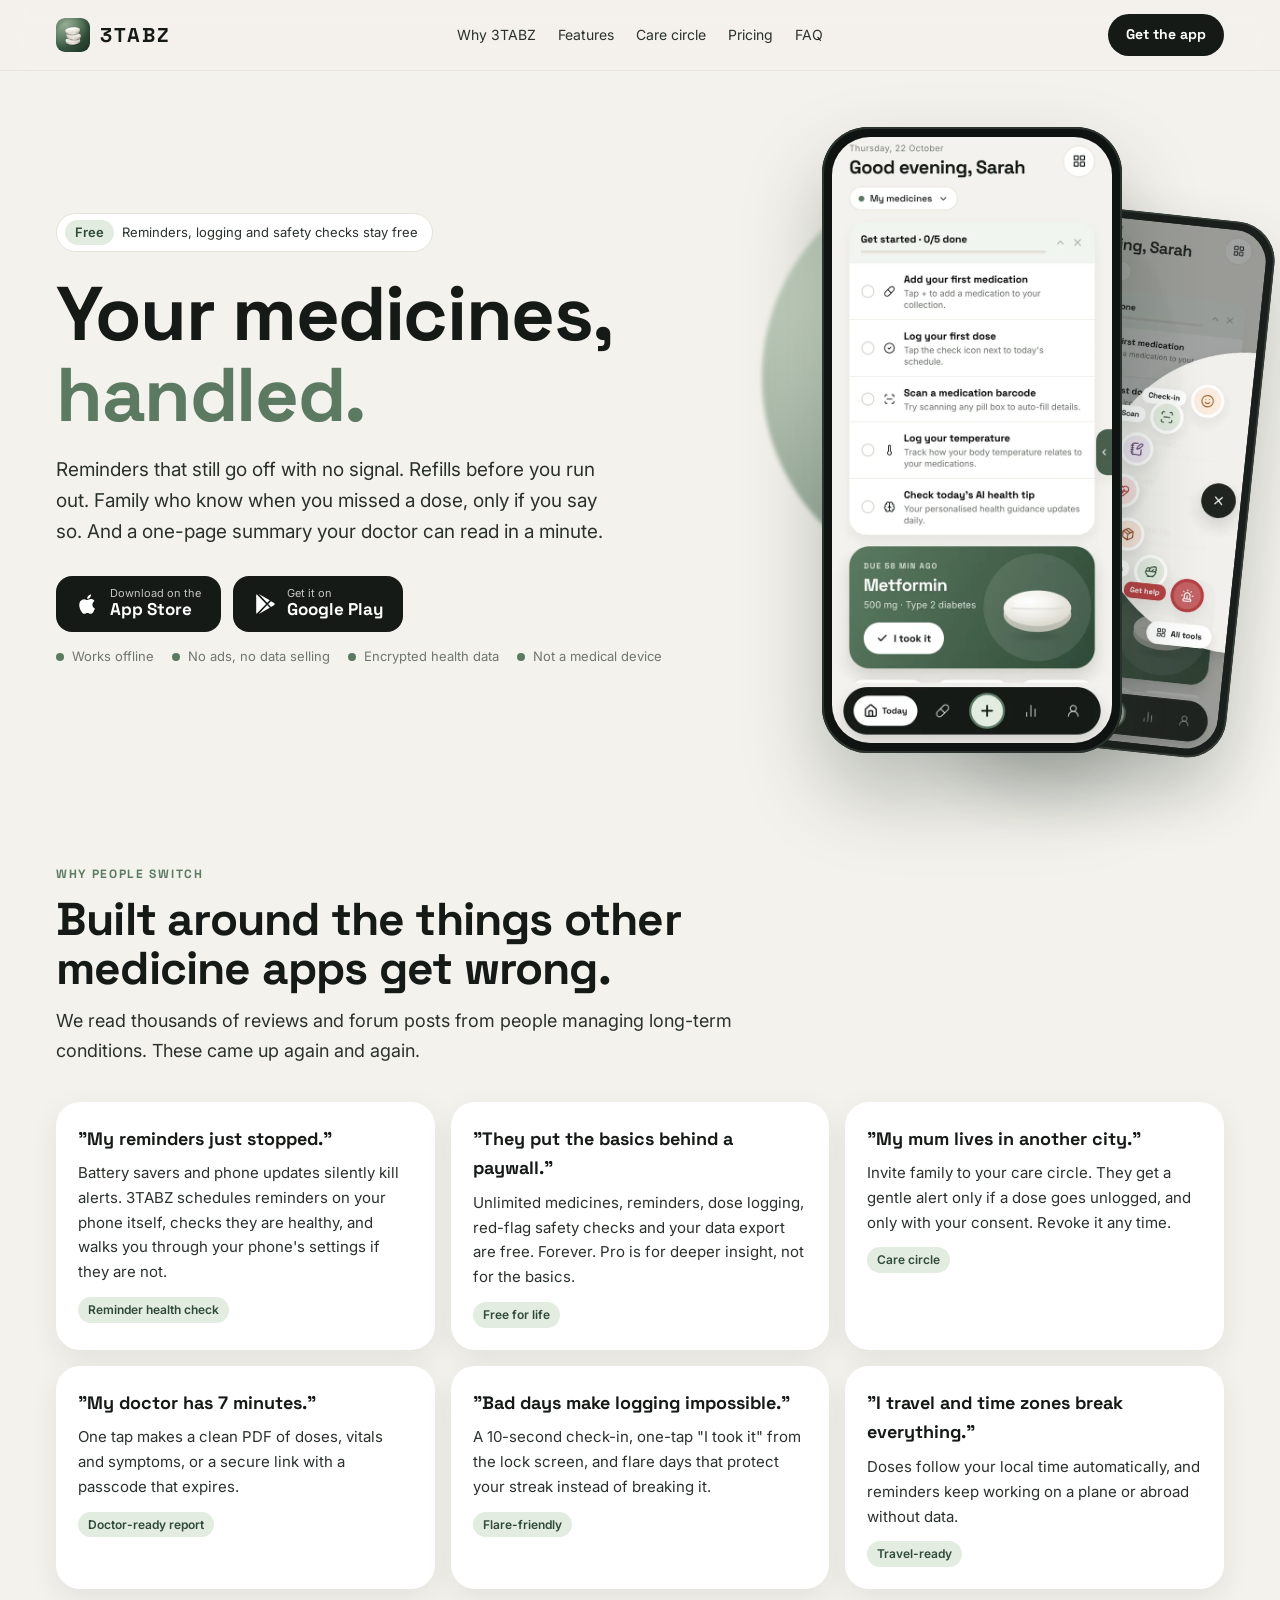
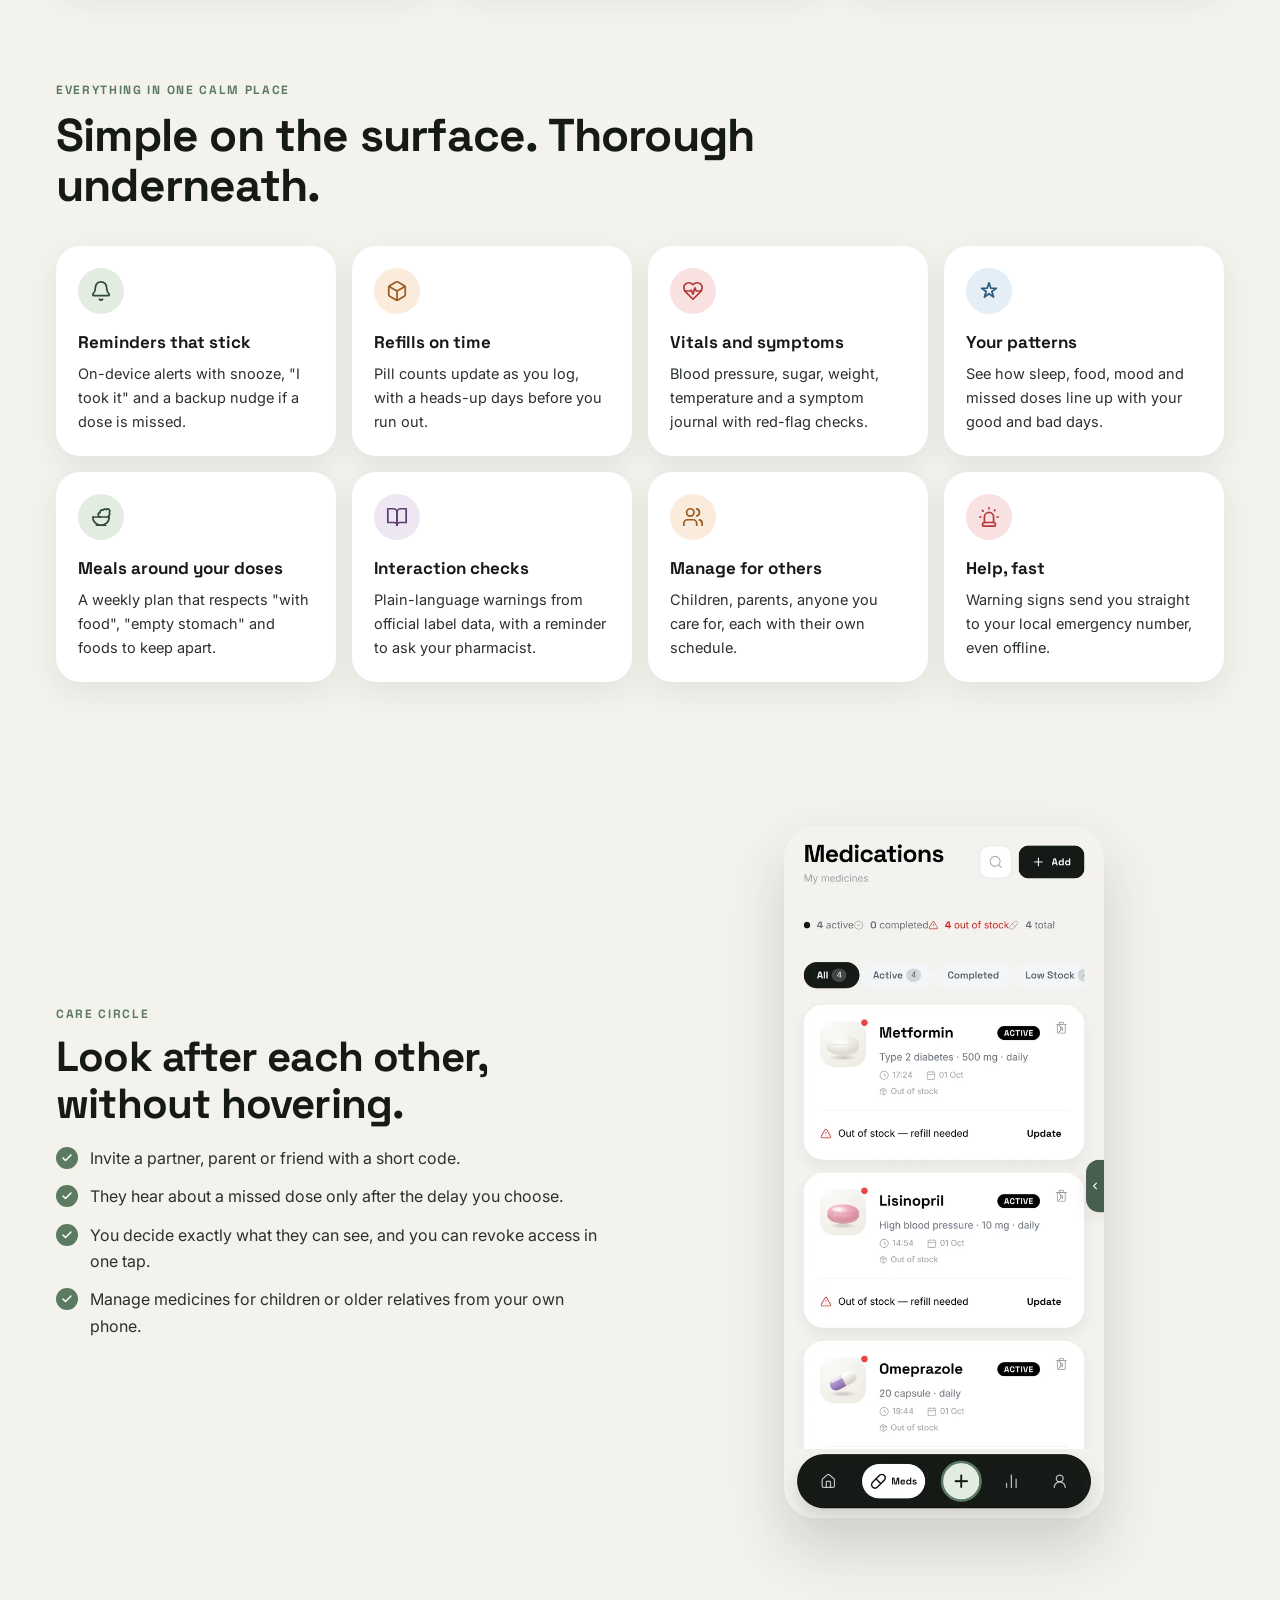
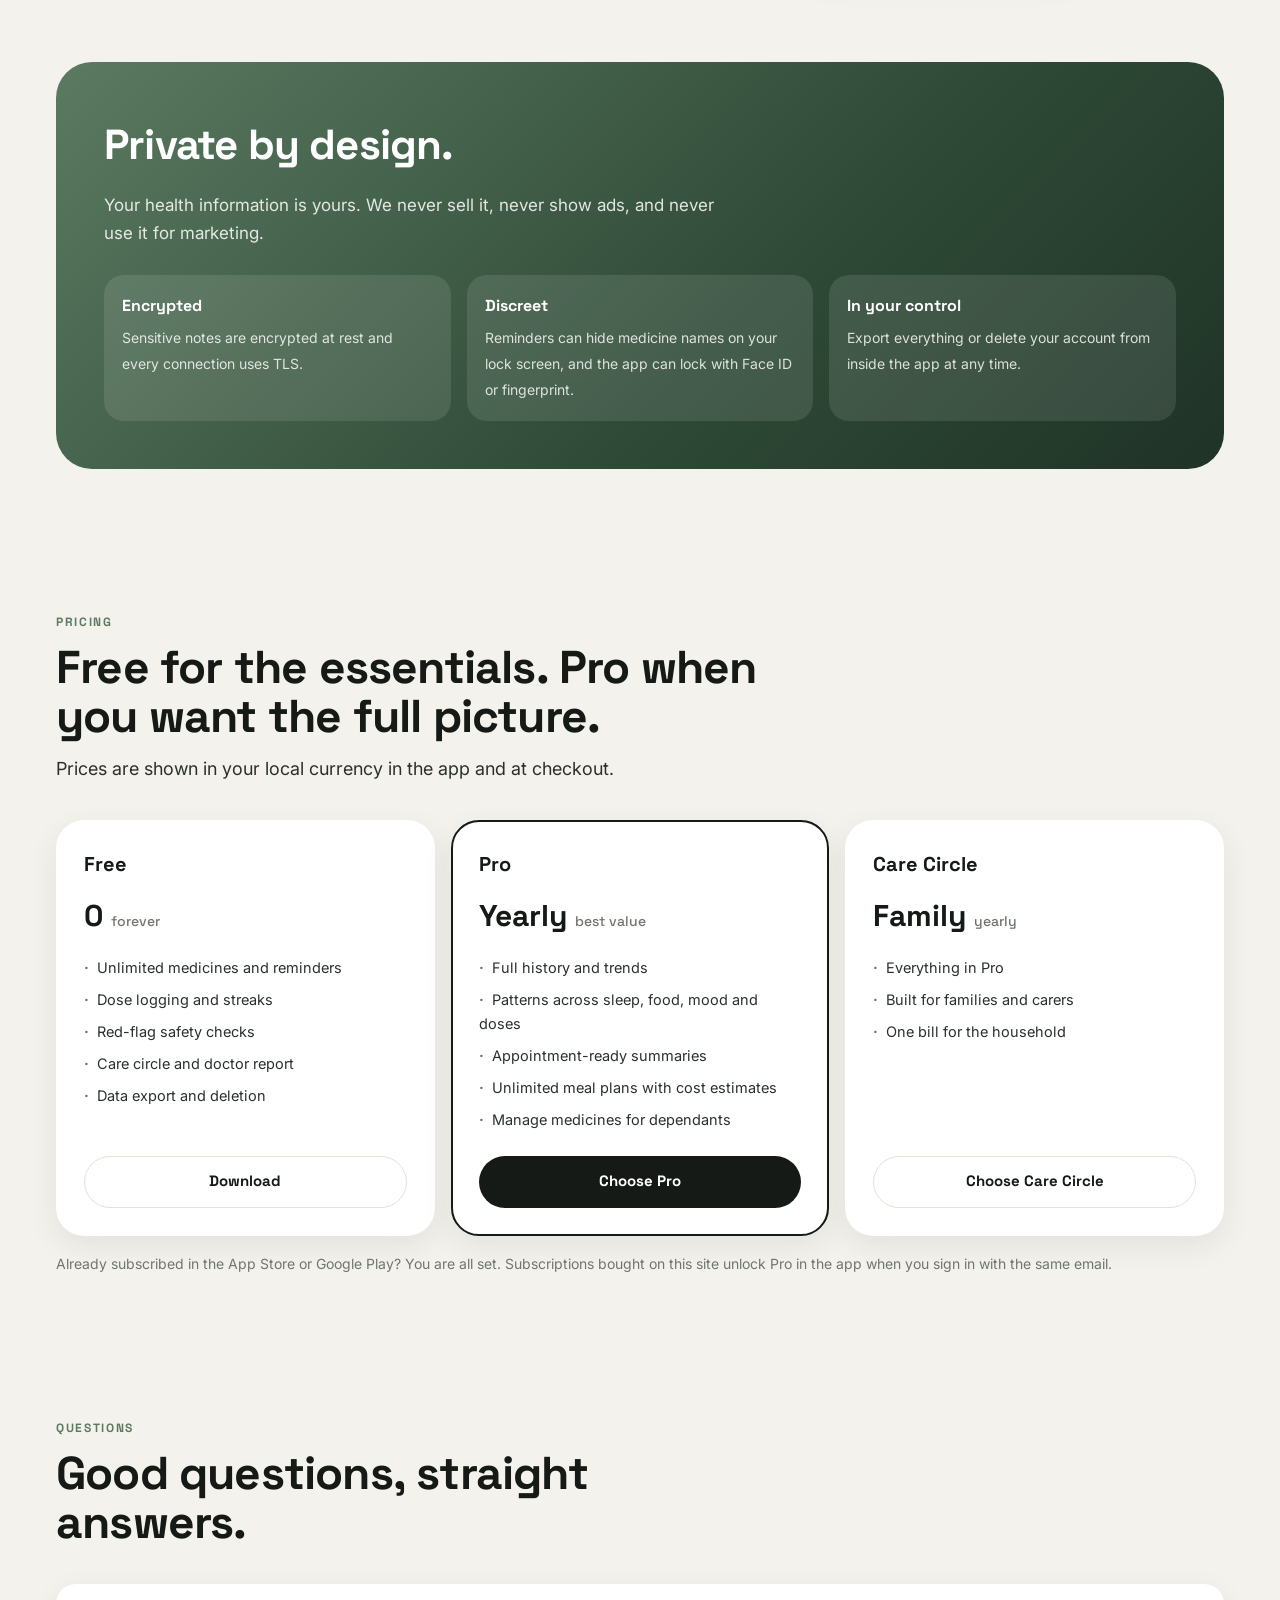
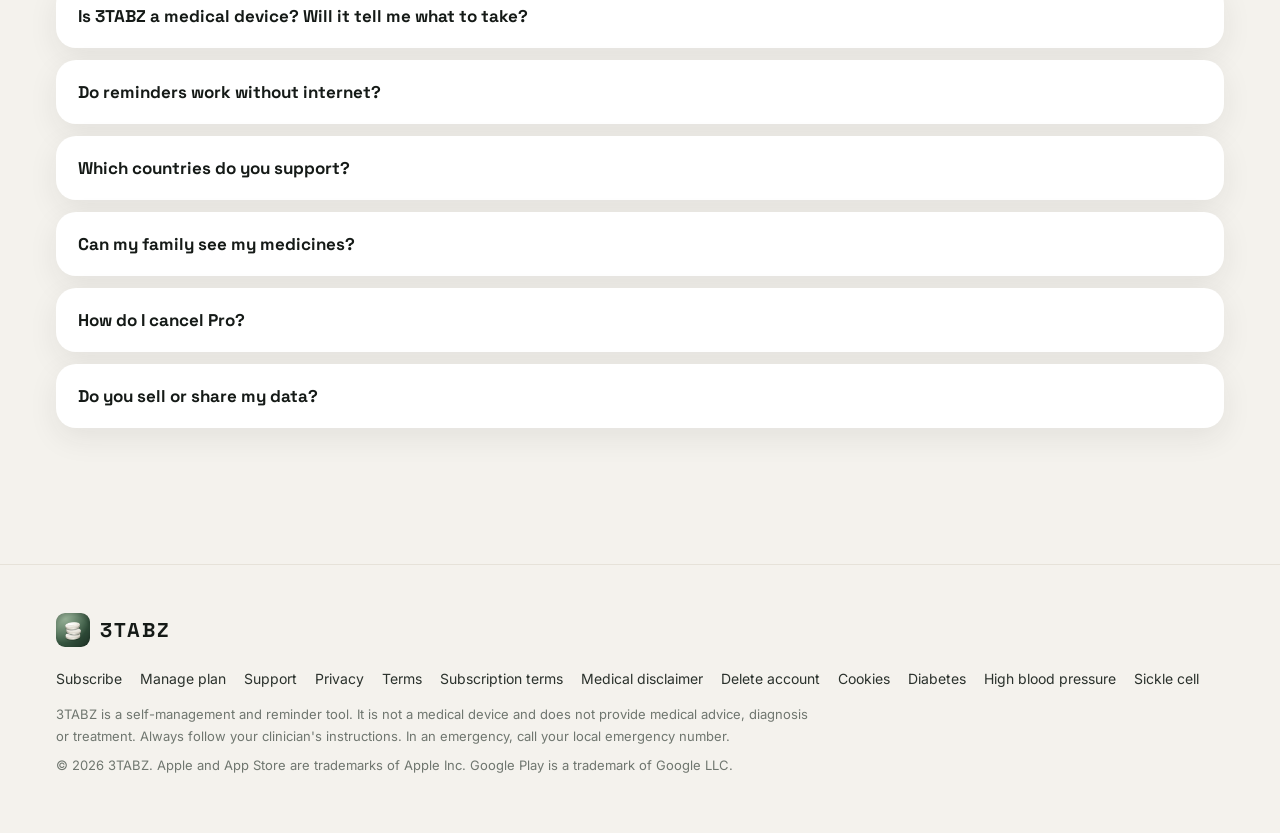
<file: index.html>
<!DOCTYPE html>
<html lang="en">
<head>
  <meta charset="UTF-8" />
  <meta name="viewport" content="width=device-width, initial-scale=1.0" />
  <title>3TABZ · Medicine reminders that work offline, refills, care circle and doctor-ready reports</title>
  <meta name="description" content="3TABZ helps you take the right medicine at the right time: reminders that still work without signal, refill alerts, a care circle for family, and a one-page report for your clinician. Free to start on iPhone and Android." />
  <link rel="canonical" href="https://3tabz.com/" />
  <meta name="theme-color" content="#2F4A37" />
  <meta property="og:title" content="3TABZ · Your medicines, handled." />
  <meta property="og:description" content="Offline reminders, refills, a care circle for family and doctor-ready reports. Free to start." />
  <meta property="og:type" content="website" />
  <meta property="og:url" content="https://3tabz.com/" />
  <meta property="og:image" content="https://3tabz.com/img/og-image.png" />
  <meta name="twitter:card" content="summary_large_image" />
  <link rel="icon" href="/favicon.png" type="image/png" />
  <link rel="apple-touch-icon" href="/apple-touch-icon.png" />
  <link rel="preconnect" href="https://fonts.googleapis.com" />
  <link rel="preconnect" href="https://fonts.gstatic.com" crossorigin />
  <link href="https://fonts.googleapis.com/css2?family=Inter:wght@400;500;600&family=Space+Grotesk:wght@500;700&display=swap" rel="stylesheet" />
  <link rel="stylesheet" href="/site.css" />
  <script type="application/ld+json">
  {
    "@context": "https://schema.org",
    "@type": "MobileApplication",
    "name": "3TABZ",
    "operatingSystem": "iOS, Android",
    "applicationCategory": "HealthApplication",
    "description": "Medicine reminders that work offline, refill alerts, a care circle for family and doctor-ready reports.",
    "offers": { "@type": "Offer", "price": "0", "priceCurrency": "USD" },
    "publisher": { "@type": "Organization", "name": "3TABZ", "url": "https://3tabz.com" }
  }
  </script>
  <style>
    .hero { padding: 56px 0 40px; }
    .hero-grid { display: grid; grid-template-columns: 1.1fr .9fr; gap: 48px; align-items: center; }
    .eyebrow { display: inline-flex; gap: 8px; align-items: center; background: var(--card); border: 1px solid var(--line); border-radius: 999px; padding: 6px 14px 6px 8px; font-size: 13px; color: var(--ink-soft); }
    .eyebrow b { background: var(--sage-tint); color: var(--sage-deep); border-radius: 999px; padding: 2px 10px; font-weight: 600; }
    .hero h1 { font-size: clamp(40px, 6.6vw, 76px); margin: 22px 0 18px; }
    .hero h1 em { font-style: normal; color: var(--sage); }
    .lead { font-size: 19px; color: var(--ink-soft); max-width: 560px; }
    .cta { display: flex; flex-wrap: wrap; gap: 12px; margin: 28px 0 14px; }
    .store { display: inline-flex; align-items: center; gap: 10px; height: 56px; padding: 0 20px; border-radius: 16px; background: var(--ink); color: #fff; text-decoration: none; }
    .store small { display: block; font-size: 11px; opacity: .75; line-height: 1; }
    .store strong { display: block; font-family: var(--font-display); font-size: 17px; line-height: 1.2; }
    .store svg { width: 24px; height: 24px; fill: #fff; }
    .trust { display: flex; flex-wrap: wrap; gap: 18px; font-size: 13px; color: var(--muted); }
    .trust span::before { content: ''; display: inline-block; width: 8px; height: 8px; border-radius: 4px; background: var(--sage); margin-right: 8px; }
    .phone-wrap { position: relative; display: flex; justify-content: center; }
    .phone { width: 300px; border-radius: 46px; padding: 10px; background: #0f1311; box-shadow: 0 40px 80px rgba(31,51,38,.28), inset 0 0 0 2px #2b332e; position: relative; z-index: 2; }
    .phone img { border-radius: 38px; }
    .phone.back { position: absolute; transform: translateX(150px) translateY(40px) rotate(6deg) scale(.86); z-index: 1; opacity: .95; }
    .blob { position: absolute; width: 420px; height: 420px; border-radius: 50%; background: radial-gradient(circle at 35% 30%, #CFE3C8, #5B7A61 60%, #2F4A37); filter: blur(2px); opacity: .55; top: 40px; }
    section { padding: 72px 0; }
    .section-head { max-width: 720px; margin-bottom: 36px; }
    .section-head h2 { font-size: clamp(30px, 4.4vw, 46px); line-height: 1.08; margin-bottom: 12px; }
    .section-head p { font-size: 18px; color: var(--ink-soft); }
    .kicker { font-family: var(--font-display); font-weight: 700; font-size: 12px; letter-spacing: .14em; text-transform: uppercase; color: var(--sage); margin-bottom: 10px; }
    .pains { display: grid; grid-template-columns: repeat(3, 1fr); gap: 16px; }
    .pain { background: var(--card); border-radius: var(--radius); padding: 22px; box-shadow: var(--shadow); }
    .pain .q { font-family: var(--font-display); font-weight: 700; font-size: 18px; margin-bottom: 8px; }
    .pain .a { color: var(--ink-soft); font-size: 15px; }
    .pain .tag { display: inline-block; margin-top: 12px; font-size: 12px; font-weight: 600; color: var(--sage-deep); background: var(--sage-tint); padding: 3px 10px; border-radius: 999px; }
    .features { display: grid; grid-template-columns: repeat(4, 1fr); gap: 16px; }
    .feature { background: var(--card); border-radius: var(--radius); padding: 22px; box-shadow: var(--shadow); }
    .ico { width: 46px; height: 46px; border-radius: 23px; display: grid; place-items: center; margin-bottom: 14px; }
    .ico svg { width: 22px; height: 22px; fill: none; stroke-width: 1.9; stroke-linecap: round; stroke-linejoin: round; }
    .feature h3 { font-family: var(--font-display); font-size: 17px; margin-bottom: 6px; }
    .feature p { color: var(--ink-soft); font-size: 14.5px; }
    .split { display: grid; grid-template-columns: 1fr 1fr; gap: 48px; align-items: center; }
    .split img { border-radius: 32px; box-shadow: 0 30px 60px rgba(31,51,38,.18); max-width: 320px; margin: 0 auto; }
    .ticks { list-style: none; margin-top: 18px; display: grid; gap: 12px; }
    .ticks li { display: flex; gap: 12px; align-items: flex-start; color: var(--ink-soft); }
    .ticks li::before { content: ''; flex: none; width: 22px; height: 22px; border-radius: 11px; margin-top: 2px; background: var(--sage) url("data:image/svg+xml,%3Csvg xmlns='http://www.w3.org/2000/svg' viewBox='0 0 24 24' fill='none' stroke='white' stroke-width='3' stroke-linecap='round' stroke-linejoin='round'%3E%3Cpath d='M20 6 9 17l-5-5'/%3E%3C/svg%3E") center/12px no-repeat; }
    .band { background: linear-gradient(135deg, var(--sage), var(--sage-deep) 60%, var(--sage-dark)); color: #fff; border-radius: 36px; padding: 48px; }
    .band h2 { color: #fff; font-size: clamp(28px, 4vw, 42px); margin-bottom: 12px; }
    .band p { color: rgba(255,255,255,.85); font-size: 17px; max-width: 640px; }
    .band .grid3 { display: grid; grid-template-columns: repeat(3, 1fr); gap: 16px; margin-top: 28px; }
    .band .cell { background: rgba(255,255,255,.1); border-radius: 20px; padding: 18px; }
    .band .cell b { display: block; font-family: var(--font-display); font-size: 16px; margin-bottom: 4px; }
    .band .cell span { color: rgba(255,255,255,.82); font-size: 14px; }
    .pricing { display: grid; grid-template-columns: repeat(3, 1fr); gap: 16px; }
    .plan { background: var(--card); border-radius: 28px; padding: 26px; box-shadow: var(--shadow); display: flex; flex-direction: column; gap: 10px; border: 2px solid transparent; }
    .plan.hl { border-color: var(--ink); }
    .plan h3 { font-family: var(--font-display); font-size: 20px; }
    .plan .price { font-family: var(--font-display); font-size: 30px; font-weight: 700; }
    .plan .price small { font-size: 14px; font-weight: 500; color: var(--muted); }
    .plan ul { list-style: none; display: grid; gap: 8px; margin: 6px 0 14px; color: var(--ink-soft); font-size: 14.5px; }
    .plan ul li::before { content: '·'; color: var(--sage); font-weight: 700; margin-right: 8px; }
    .plan .btn { margin-top: auto; }
    .faq { display: grid; gap: 12px; }
    details { background: var(--card); border-radius: 20px; padding: 18px 22px; box-shadow: var(--shadow); }
    summary { cursor: pointer; font-family: var(--font-display); font-weight: 700; font-size: 17px; list-style: none; }
    summary::-webkit-details-marker { display: none; }
    details p { margin-top: 10px; color: var(--ink-soft); }
    .navlinks { display: flex; gap: 22px; font-size: 14px; }
    .navlinks a { color: var(--ink-soft); text-decoration: none; }
    .navlinks a:hover { color: var(--ink); }
    @media (max-width: 960px) {
      .hero-grid, .split { grid-template-columns: 1fr; }
      .features { grid-template-columns: repeat(2, 1fr); }
      .pains, .pricing, .band .grid3 { grid-template-columns: 1fr; }
      .phone.back { display: none; }
      .navlinks { display: none; }
    }
    @media (max-width: 560px) {
      .features { grid-template-columns: 1fr; }
      .band { padding: 28px; border-radius: 28px; }
      section { padding: 52px 0; }
      .phone { width: 260px; }
    }
  </style>
</head>
<body>
  <nav>
    <div class="container">
      <a class="nav-logo" href="/"><img src="/favicon.png" alt="" width="34" height="34" />3TABZ</a>
      <div class="navlinks">
        <a href="#why">Why 3TABZ</a>
        <a href="#features">Features</a>
        <a href="#care">Care circle</a>
        <a href="#pricing">Pricing</a>
        <a href="#faq">FAQ</a>
      </div>
      <a class="btn btn-primary" style="height:42px;padding:0 18px;font-size:14px" href="#download">Get the app</a>
    </div>
  </nav>

  <header class="hero">
    <div class="container hero-grid">
      <div>
        <span class="eyebrow"><b>Free</b> Reminders, logging and safety checks stay free</span>
        <h1>Your medicines, <em>handled.</em></h1>
        <p class="lead">Reminders that still go off with no signal. Refills before you run out. Family who know when you missed a dose, only if you say so. And a one-page summary your doctor can read in a minute.</p>
        <div class="cta" id="download">
          <a class="store" href="https://apps.apple.com/app/id0000000000" data-store="ios" rel="noopener">
            <svg viewBox="0 0 24 24" aria-hidden="true"><path d="M16.4 12.6c0-2.4 2-3.6 2.1-3.6-1.1-1.7-2.9-1.9-3.5-1.9-1.5-.2-2.9.9-3.7.9-.8 0-1.9-.9-3.2-.8-1.6 0-3.1 1-4 2.4-1.7 3-.4 7.4 1.2 9.8.8 1.2 1.8 2.5 3 2.4 1.2 0 1.7-.8 3.1-.8 1.5 0 1.9.8 3.2.8 1.3 0 2.2-1.2 3-2.4.9-1.4 1.3-2.7 1.3-2.8 0 0-2.5-1-2.5-4zM14 5.4c.7-.8 1.1-1.9 1-3-1 0-2.1.7-2.8 1.5-.6.7-1.2 1.8-1 2.9 1 .1 2.1-.6 2.8-1.4z"/></svg>
            <span><small>Download on the</small><strong>App Store</strong></span>
          </a>
          <a class="store" href="https://play.google.com/store/apps/details?id=com.threetabz.com" data-store="android" rel="noopener">
            <svg viewBox="0 0 24 24" aria-hidden="true"><path d="M3.6 2.3c-.3.3-.4.7-.4 1.2v17c0 .5.1.9.4 1.2l9.5-9.7-9.5-9.7zm10.6 10.8 2.6 2.6-11 6.3 8.4-8.9zm3.8-3.9 3 1.7c.9.5.9 1.8 0 2.3l-3 1.7-2.8-2.9 2.8-2.8zM5.8 1.9l11 6.3-2.6 2.6-8.4-8.9z"/></svg>
            <span><small>Get it on</small><strong>Google Play</strong></span>
          </a>
        </div>
        <div class="trust"><span>Works offline</span><span>No ads, no data selling</span><span>Encrypted health data</span><span>Not a medical device</span></div>
      </div>
      <div class="phone-wrap">
        <div class="blob"></div>
        <div class="phone"><img src="/img/screen-today.webp" alt="3TABZ Today screen showing the next dose and today's medicines" width="280" height="606" /></div>
        <div class="phone back"><img src="/img/screen-quick-actions.webp" alt="Quick actions fan out from the edge of the screen" width="280" height="606" loading="lazy" /></div>
      </div>
    </div>
  </header>

  <section id="why">
    <div class="container">
      <div class="section-head">
        <div class="kicker">Why people switch</div>
        <h2>Built around the things other medicine apps get wrong.</h2>
        <p>We read thousands of reviews and forum posts from people managing long-term conditions. These came up again and again.</p>
      </div>
      <div class="pains">
        <div class="pain"><div class="q">"My reminders just stopped."</div><div class="a">Battery savers and phone updates silently kill alerts. 3TABZ schedules reminders on your phone itself, checks they are healthy, and walks you through your phone's settings if they are not.</div><span class="tag">Reminder health check</span></div>
        <div class="pain"><div class="q">"They put the basics behind a paywall."</div><div class="a">Unlimited medicines, reminders, dose logging, red-flag safety checks and your data export are free. Forever. Pro is for deeper insight, not for the basics.</div><span class="tag">Free for life</span></div>
        <div class="pain"><div class="q">"My mum lives in another city."</div><div class="a">Invite family to your care circle. They get a gentle alert only if a dose goes unlogged, and only with your consent. Revoke it any time.</div><span class="tag">Care circle</span></div>
        <div class="pain"><div class="q">"My doctor has 7 minutes."</div><div class="a">One tap makes a clean PDF of doses, vitals and symptoms, or a secure link with a passcode that expires.</div><span class="tag">Doctor-ready report</span></div>
        <div class="pain"><div class="q">"Bad days make logging impossible."</div><div class="a">A 10-second check-in, one-tap "I took it" from the lock screen, and flare days that protect your streak instead of breaking it.</div><span class="tag">Flare-friendly</span></div>
        <div class="pain"><div class="q">"I travel and time zones break everything."</div><div class="a">Doses follow your local time automatically, and reminders keep working on a plane or abroad without data.</div><span class="tag">Travel-ready</span></div>
      </div>
    </div>
  </section>

  <section id="features" style="padding-top:20px">
    <div class="container">
      <div class="section-head">
        <div class="kicker">Everything in one calm place</div>
        <h2>Simple on the surface. Thorough underneath.</h2>
      </div>
      <div class="features">
        <div class="feature"><div class="ico" style="background:var(--sage-tint)"><svg viewBox="0 0 24 24" stroke="#2F4A37"><path d="M10.3 21a1.94 1.94 0 0 0 3.4 0"/><path d="M3.26 15.33A1 1 0 0 0 4 17h16a1 1 0 0 0 .74-1.67C19.41 13.96 18 12.5 18 8A6 6 0 0 0 6 8c0 4.5-1.41 5.96-2.74 7.33"/></svg></div><h3>Reminders that stick</h3><p>On-device alerts with snooze, "I took it" and a backup nudge if a dose is missed.</p></div>
        <div class="feature"><div class="ico" style="background:var(--apricot-tint)"><svg viewBox="0 0 24 24" stroke="#9A5B1F"><path d="M11 21.73a2 2 0 0 0 2 0l7-4A2 2 0 0 0 21 16V8a2 2 0 0 0-1-1.73l-7-4a2 2 0 0 0-2 0l-7 4A2 2 0 0 0 3 8v8a2 2 0 0 0 1 1.73z"/><path d="M12 22V12"/><path d="m3.3 7 8.7 5 8.7-5"/></svg></div><h3>Refills on time</h3><p>Pill counts update as you log, with a heads-up days before you run out.</p></div>
        <div class="feature"><div class="ico" style="background:#F8E1E0"><svg viewBox="0 0 24 24" stroke="#B4383A"><path d="M19 14c1.49-1.46 3-3.21 3-5.5A5.5 5.5 0 0 0 16.5 3c-1.76 0-3 .5-4.5 2-1.5-1.5-2.74-2-4.5-2A5.5 5.5 0 0 0 2 8.5c0 2.3 1.5 4.05 3 5.5l7 7Z"/><path d="M3.22 12H9.5l.5-1 2 4.5 2-7 1.5 3.5h5.27"/></svg></div><h3>Vitals and symptoms</h3><p>Blood pressure, sugar, weight, temperature and a symptom journal with red-flag checks.</p></div>
        <div class="feature"><div class="ico" style="background:#E3EEF6"><svg viewBox="0 0 24 24" stroke="#2F5D80"><path d="M12 3l1.9 5.8L20 9l-4.9 3.6L17 18.5 12 15l-5 3.5 1.9-5.9L4 9l6.1-.2z"/></svg></div><h3>Your patterns</h3><p>See how sleep, food, mood and missed doses line up with your good and bad days.</p></div>
        <div class="feature"><div class="ico" style="background:var(--sage-tint)"><svg viewBox="0 0 24 24" stroke="#2F4A37"><path d="M7 21h10"/><path d="M12 21a9 9 0 0 0 9-9H3a9 9 0 0 0 9 9Z"/><path d="M11.38 12a2.4 2.4 0 0 1-.4-4.77 2.4 2.4 0 0 1 3.2-2.77 2.4 2.4 0 0 1 3.47-.63 2.4 2.4 0 0 1 3.37 3.37 2.4 2.4 0 0 1-1.1 3.7 2.51 2.51 0 0 1 .03 1.1"/></svg></div><h3>Meals around your doses</h3><p>A weekly plan that respects "with food", "empty stomach" and foods to keep apart.</p></div>
        <div class="feature"><div class="ico" style="background:#EFE6F3"><svg viewBox="0 0 24 24" stroke="#5E3F70"><path d="M2 3h6a4 4 0 0 1 4 4v14a3 3 0 0 0-3-3H2z"/><path d="M22 3h-6a4 4 0 0 0-4 4v14a3 3 0 0 1 3-3h7z"/></svg></div><h3>Interaction checks</h3><p>Plain-language warnings from official label data, with a reminder to ask your pharmacist.</p></div>
        <div class="feature"><div class="ico" style="background:var(--apricot-tint)"><svg viewBox="0 0 24 24" stroke="#9A5B1F"><path d="M16 21v-2a4 4 0 0 0-4-4H6a4 4 0 0 0-4 4v2"/><circle cx="9" cy="7" r="4"/><path d="M22 21v-2a4 4 0 0 0-3-3.87"/><path d="M16 3.13a4 4 0 0 1 0 7.75"/></svg></div><h3>Manage for others</h3><p>Children, parents, anyone you care for, each with their own schedule.</p></div>
        <div class="feature"><div class="ico" style="background:#F8E1E0"><svg viewBox="0 0 24 24" stroke="#B4383A"><path d="M7 18v-6a5 5 0 1 1 10 0v6"/><path d="M5 21a1 1 0 0 0 1 1h12a1 1 0 0 0 1-1v-1a2 2 0 0 0-2-2H7a2 2 0 0 0-2 2z"/><path d="M21 12h1"/><path d="M18.5 4.5 18 5"/><path d="M2 12h1"/><path d="M12 2v1"/><path d="m4.93 4.93.71.71"/></svg></div><h3>Help, fast</h3><p>Warning signs send you straight to your local emergency number, even offline.</p></div>
      </div>
    </div>
  </section>

  <section id="care">
    <div class="container split">
      <div>
        <div class="kicker">Care circle</div>
        <h2 style="font-size:clamp(28px,4vw,42px);line-height:1.1">Look after each other, without hovering.</h2>
        <ul class="ticks">
          <li>Invite a partner, parent or friend with a short code.</li>
          <li>They hear about a missed dose only after the delay you choose.</li>
          <li>You decide exactly what they can see, and you can revoke access in one tap.</li>
          <li>Manage medicines for children or older relatives from your own phone.</li>
        </ul>
      </div>
      <img src="/img/screen-meds.webp" alt="Medicines listed with realistic pill pictures" width="320" height="692" loading="lazy" />
    </div>
  </section>

  <section>
    <div class="container">
      <div class="band">
        <h2>Private by design.</h2>
        <p>Your health information is yours. We never sell it, never show ads, and never use it for marketing.</p>
        <div class="grid3">
          <div class="cell"><b>Encrypted</b><span>Sensitive notes are encrypted at rest and every connection uses TLS.</span></div>
          <div class="cell"><b>Discreet</b><span>Reminders can hide medicine names on your lock screen, and the app can lock with Face ID or fingerprint.</span></div>
          <div class="cell"><b>In your control</b><span>Export everything or delete your account from inside the app at any time.</span></div>
        </div>
      </div>
    </div>
  </section>

  <section id="pricing">
    <div class="container">
      <div class="section-head">
        <div class="kicker">Pricing</div>
        <h2>Free for the essentials. Pro when you want the full picture.</h2>
        <p id="price-note">Prices are shown in your local currency in the app and at checkout.</p>
      </div>
      <div class="pricing">
        <div class="plan">
          <h3>Free</h3>
          <div class="price">0 <small>forever</small></div>
          <ul><li>Unlimited medicines and reminders</li><li>Dose logging and streaks</li><li>Red-flag safety checks</li><li>Care circle and doctor report</li><li>Data export and deletion</li></ul>
          <a class="btn btn-ghost" href="#download">Download</a>
        </div>
        <div class="plan hl">
          <h3>Pro</h3>
          <div class="price" data-price="pro_yearly">Yearly <small>best value</small></div>
          <ul><li>Full history and trends</li><li>Patterns across sleep, food, mood and doses</li><li>Appointment-ready summaries</li><li>Unlimited meal plans with cost estimates</li><li>Manage medicines for dependants</li></ul>
          <a class="btn btn-primary" href="/subscribe">Choose Pro</a>
        </div>
        <div class="plan">
          <h3>Care Circle</h3>
          <div class="price" data-price="family_yearly">Family <small>yearly</small></div>
          <ul><li>Everything in Pro</li><li>Built for families and carers</li><li>One bill for the household</li></ul>
          <a class="btn btn-ghost" href="/subscribe?plan=family_yearly">Choose Care Circle</a>
        </div>
      </div>
      <p style="margin-top:16px;color:var(--muted);font-size:14px">Already subscribed in the App Store or Google Play? You are all set. Subscriptions bought on this site unlock Pro in the app when you sign in with the same email.</p>
    </div>
  </section>

  <section id="faq">
    <div class="container narrow">
      <div class="section-head"><div class="kicker">Questions</div><h2>Good questions, straight answers.</h2></div>
      <div class="faq">
        <details><summary>Is 3TABZ a medical device? Will it tell me what to take?</summary><p>No. 3TABZ helps you follow the plan you already have with your clinician. It does not diagnose, prescribe or change doses. If something looks urgent, it points you to emergency services.</p></details>
        <details><summary>Do reminders work without internet?</summary><p>Yes. Reminders are scheduled on your phone, so they fire on a plane, underground or with no data. Your logs sync when you are back online.</p></details>
        <details><summary>Which countries do you support?</summary><p>3TABZ works worldwide in English, with local emergency numbers, local currency for meal costs, and region-aware examples. More languages are on the way.</p></details>
        <details><summary>Can my family see my medicines?</summary><p>Only if you invite them, and only what you allow. You can remove anyone from your care circle in one tap.</p></details>
        <details><summary>How do I cancel Pro?</summary><p>If you subscribed in the App Store or Google Play, cancel in your store account settings. If you subscribed on this website, open your <a href="/account">account page</a>. Your reminders and records stay free either way.</p></details>
        <details><summary>Do you sell or share my data?</summary><p>No. We do not sell personal data, we do not run ads, and we do not use third-party tracking in the app. Read the <a href="/privacy">privacy policy</a>.</p></details>
      </div>
    </div>
  </section>

  <footer>
    <div class="container">
      <a class="nav-logo" href="/"><img src="/favicon.png" alt="" width="34" height="34" />3TABZ</a>
      <div class="footer-links">
        <a href="/subscribe">Subscribe</a><a href="/account">Manage plan</a><a href="/support">Support</a><a href="/privacy">Privacy</a><a href="/terms">Terms</a>
        <a href="/subscription-terms">Subscription terms</a><a href="/medical-disclaimer">Medical disclaimer</a><a href="/delete-account">Delete account</a><a href="/cookies">Cookies</a>
        <a href="/conditions/diabetes">Diabetes</a><a href="/conditions/hypertension">High blood pressure</a><a href="/conditions/sickle-cell">Sickle cell</a>
      </div>
      <p class="footer-legal">3TABZ is a self-management and reminder tool. It is not a medical device and does not provide medical advice, diagnosis or treatment. Always follow your clinician's instructions. In an emergency, call your local emergency number.</p>
      <p class="footer-legal" style="margin-top:8px">© <span id="yr">2026</span> 3TABZ. Apple and App Store are trademarks of Apple Inc. Google Play is a trademark of Google LLC.</p>
    </div>
  </footer>
  <script src="/landing.js" defer></script>
</body>
</html>
</file>
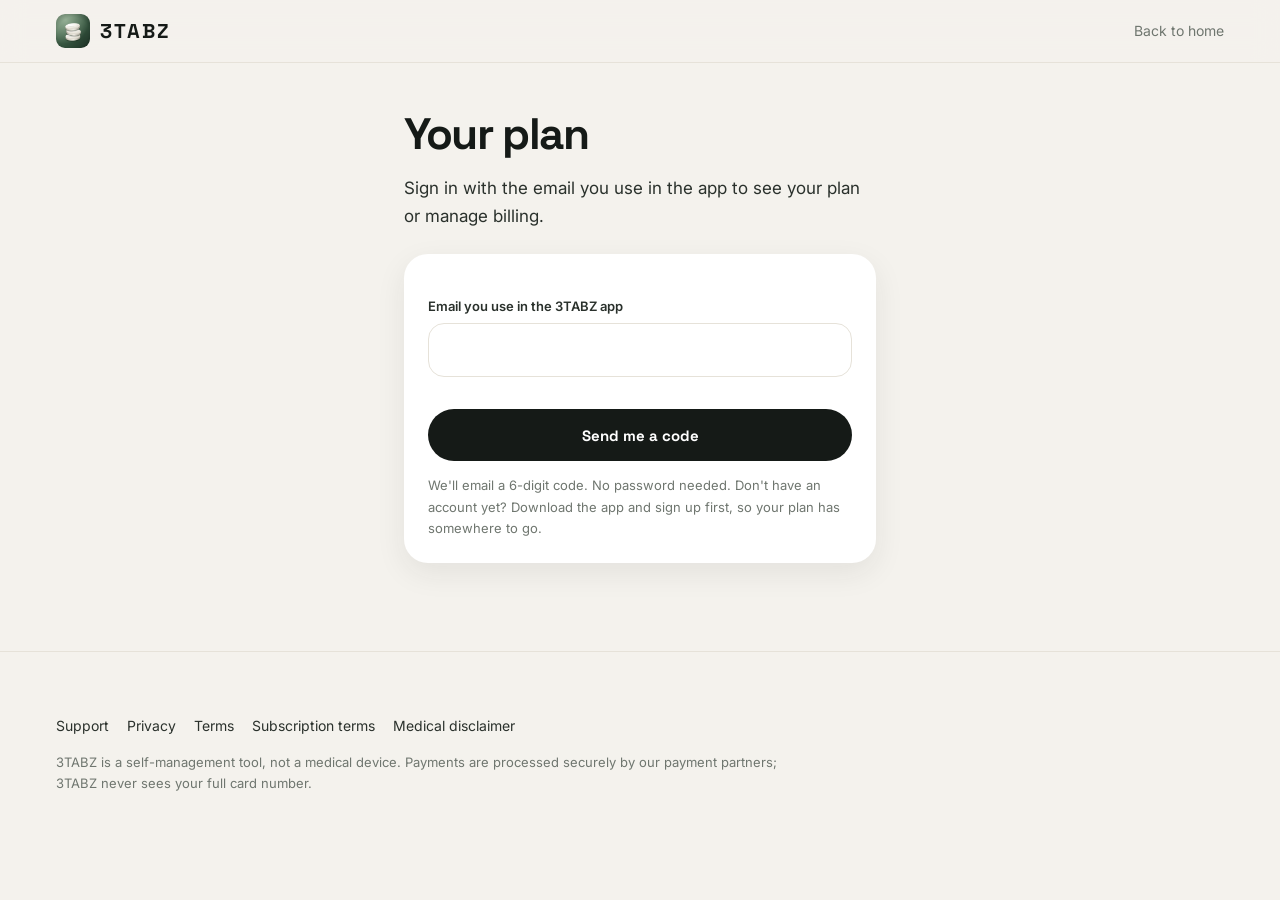
<file: account.html>
<!DOCTYPE html>
<html lang="en">
<head>
  <title>Your 3TABZ account</title>
  <meta name="description" content="See your 3TABZ plan and manage web billing." />
  <meta charset="UTF-8" />
  <meta name="viewport" content="width=device-width, initial-scale=1.0" />
  <meta name="api-base" content="https://api.3tabz.com/v1" />
  <meta name="robots" content="noindex" />
  <meta name="referrer" content="no-referrer" />
  <link rel="icon" href="/favicon.png" type="image/png" />
  <link rel="apple-touch-icon" href="/apple-touch-icon.png" />
  <link rel="preconnect" href="https://fonts.googleapis.com" />
  <link rel="preconnect" href="https://fonts.gstatic.com" crossorigin />
  <link href="https://fonts.googleapis.com/css2?family=Inter:wght@400;500;600&family=Space+Grotesk:wght@500;700&display=swap" rel="stylesheet" />
  <link rel="stylesheet" href="/site.css" />
  <style>
    .wrap { max-width: 520px; margin: 0 auto; padding: 48px 24px 24px; }
    .wrap h1 { font-size: clamp(30px, 6vw, 44px); }
    .sub { color: var(--ink-soft); font-size: 17px; margin-bottom: 24px; }
    .stack { display: grid; gap: 14px; }
    .chip { border: 1.5px solid var(--line); background: #fff; border-radius: 999px; padding: 10px 14px; font: 600 13px var(--font-body); color: var(--ink-soft); cursor: pointer; text-align: left; }
    .chip.on { border-color: var(--ink); color: var(--ink); }
    .chips { display: grid; gap: 8px; }
    .plan-row { display: flex; align-items: center; gap: 14px; background: #fff; border: 2px solid var(--line); border-radius: 20px; padding: 16px 18px; cursor: pointer; }
    .plan-row.on { border-color: var(--ink); }
    .plan-row input { accent-color: #151A17; width: 18px; height: 18px; }
    .plan-row .pl { flex: 1; display: grid; }
    .plan-row .pl b { font-family: var(--font-display); font-size: 16px; }
    .plan-row .pl small { color: var(--muted); font-size: 13px; }
    .plan-row .pp { font-family: var(--font-display); font-weight: 700; }
    .legal { font-size: 13px; color: var(--muted); }
    .link { background: none; border: 0; color: var(--sage-deep); text-decoration: underline; cursor: pointer; font: inherit; padding: 0; }
    .row { display: flex; justify-content: space-between; align-items: center; gap: 10px; }
    .status { font-family: var(--font-display); font-weight: 700; font-size: 22px; }
    .code { letter-spacing: 10px; font-family: var(--font-display); font-size: 24px; text-align: center; }
    .pills { display: flex; gap: 6px; justify-content: center; margin-bottom: 18px; }
  </style>
</head>
<body data-mode="account">
  <nav><div class="container"><a class="nav-logo" href="/"><img src="/favicon.png" alt="" width="34" height="34" />3TABZ</a><a class="nav-back" href="/">Back to home</a></div></nav>
  <main class="wrap">
    <h1>Your plan</h1>
    <p class="sub">Sign in with the email you use in the app to see your plan or manage billing.</p>
      <div id="step-email" class="card stack" hidden>
        <form id="email-form" class="stack" novalidate>
          <div><label for="email">Email you use in the 3TABZ app</label><input id="email" type="email" autocomplete="email" required maxlength="254" /></div>
          <button id="email-btn" class="btn btn-primary" type="submit">Send me a code</button>
        </form>
        <div id="email-msg" class="note" hidden></div>
        <p class="legal">We'll email a 6-digit code. No password needed. Don't have an account yet? Download the app and sign up first, so your plan has somewhere to go.</p>
      </div>
      <div id="step-code" class="card stack" hidden>
        <p>We sent a code to <b id="code-email"></b>. It expires in 10 minutes.</p>
        <form id="code-form" class="stack" novalidate>
          <div><label for="code">6-digit code</label><input id="code" class="code" type="text" inputmode="numeric" autocomplete="one-time-code" maxlength="6" pattern="[0-9]*" /></div>
          <button id="code-btn" class="btn btn-primary" type="submit">Continue</button>
        </form>
        <div id="code-msg" class="note" hidden></div>
        <button id="code-back" class="link" type="button">Use a different email</button>
      </div>
      <div id="step-busy" class="card" hidden><p>Loading…</p></div>
      <div id="step-account" class="stack" hidden>
        <div class="card stack">
          <div class="row"><span class="legal" id="acct-email"></span><button class="link" type="button" data-signout>Sign out</button></div>
          <div class="status" id="acct-status"></div>
          <p id="acct-detail"></p>
          <button id="manage" class="btn btn-primary" type="button" hidden>Manage billing or cancel</button>
          <a id="upgrade" class="btn btn-ghost" href="/subscribe" hidden>See Pro plans</a>
        </div>
        <div id="acct-msg" class="note" hidden></div>
        <p class="legal">Want to delete your account and data? Use Settings, then Privacy and data in the app, or follow the steps on <a href="/delete-account">this page</a>.</p>
      </div>
  </main>
  <footer><div class="container"><div class="footer-links"><a href="/support">Support</a><a href="/privacy">Privacy</a><a href="/terms">Terms</a><a href="/subscription-terms">Subscription terms</a><a href="/medical-disclaimer">Medical disclaimer</a></div><p class="footer-legal">3TABZ is a self-management tool, not a medical device. Payments are processed securely by our payment partners; 3TABZ never sees your full card number.</p></div></footer>
  <script src="/billing.js" defer></script>
</body>
</html>
</file>
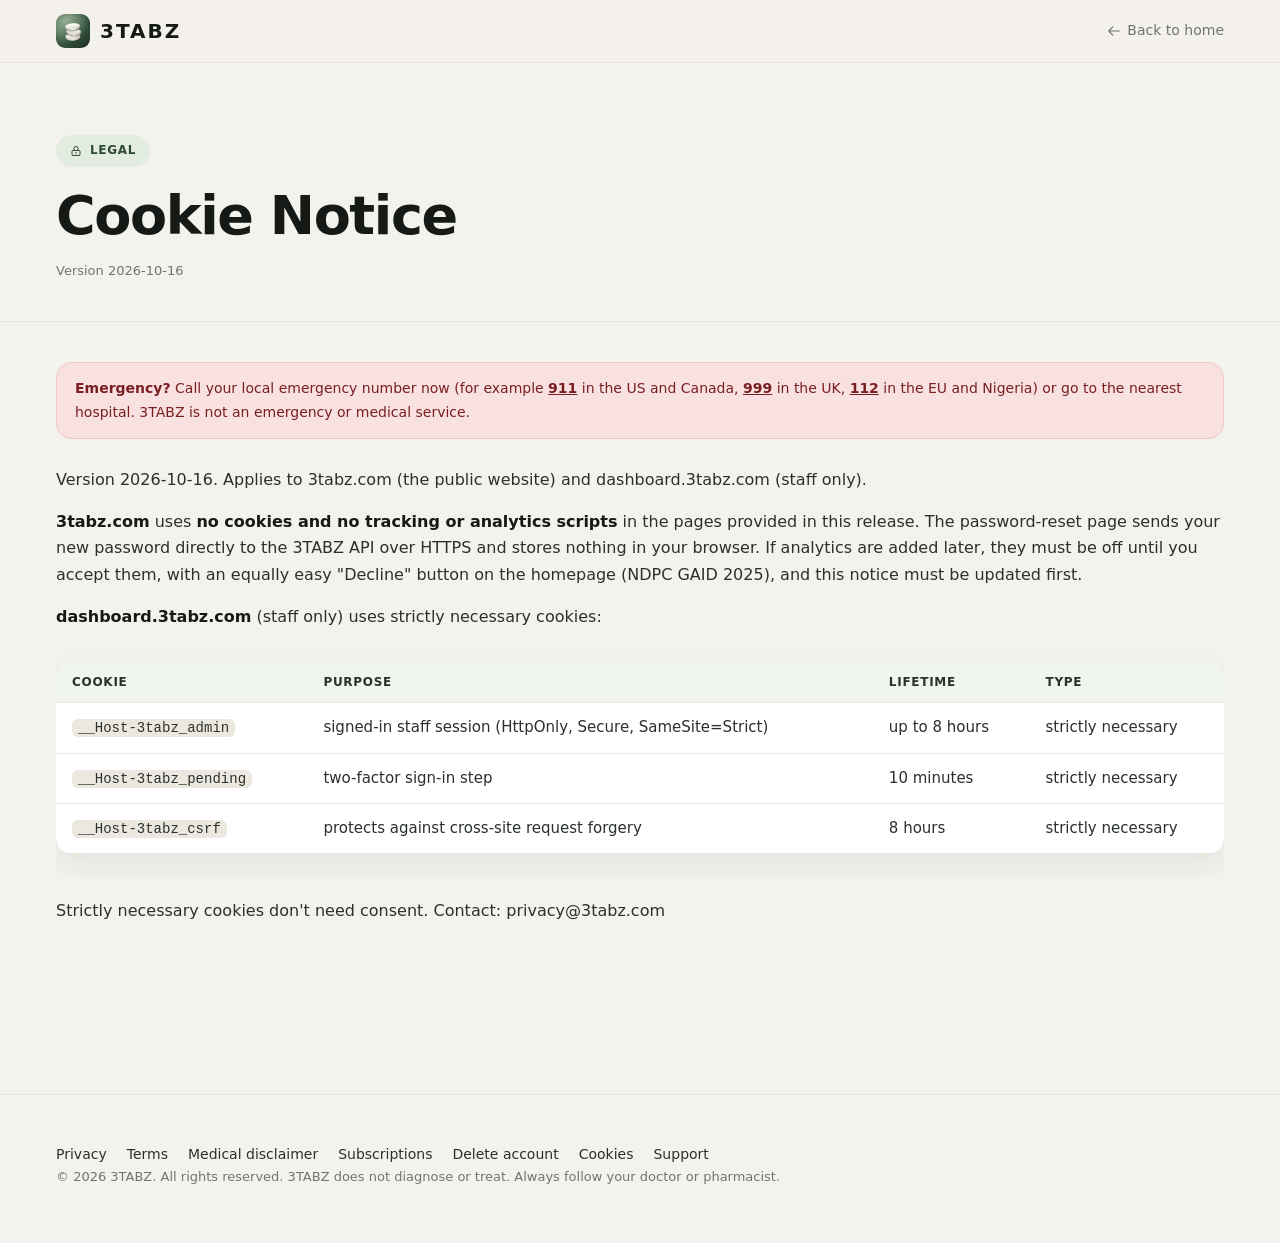
<file: cookies.html>
<!DOCTYPE html>
<html lang="en">
<head>
  <meta charset="UTF-8" />
  <meta name="viewport" content="width=device-width, initial-scale=1.0" />
  <title>Cookie Notice — 3TABZ</title>
  <meta name="description" content="3TABZ website cookie notice." />
  <meta http-equiv="Content-Security-Policy" content="default-src 'self'; style-src 'self' https://fonts.googleapis.com; font-src https://fonts.gstatic.com; img-src 'self' data:; base-uri 'self'" />
  <link rel="preconnect" href="https://fonts.googleapis.com" />
  <link rel="preconnect" href="https://fonts.gstatic.com" crossorigin />
  <link rel="icon" href="/favicon.png" type="image/png" />
  <link rel="apple-touch-icon" href="/apple-touch-icon.png" />
  <link href="https://fonts.googleapis.com/css2?family=Inter:wght@400;500;600&family=Space+Grotesk:wght@500;700&display=swap" rel="stylesheet" />
  <link rel="stylesheet" href="/site.css" />
</head>
<body>
  <nav>
    <div class="container">
      <a href="/" class="nav-logo"><img src="/favicon.png" alt="" width="34" height="34" />3TABZ</a>
      <a href="/" class="nav-back"><svg fill="none" stroke="currentColor" stroke-width="2" viewBox="0 0 24 24"><path stroke-linecap="round" stroke-linejoin="round" d="M10 19l-7-7m0 0l7-7m-7 7h18"/></svg> Back to home</a>
    </div>
  </nav>

  <div class="page-hero">
    <div class="container narrow">
      <div class="page-badge"><svg fill="none" stroke="currentColor" stroke-width="2" viewBox="0 0 24 24"><path stroke-linecap="round" stroke-linejoin="round" d="M12 15v2m-6 4h12a2 2 0 002-2v-6a2 2 0 00-2-2H6a2 2 0 00-2 2v6a2 2 0 002 2zm10-10V7a4 4 0 00-8 0v4h8z"/></svg>Legal</div>
      <h1>Cookie Notice</h1>
      <p class="page-meta">Version 2026-10-16</p>
    </div>
  </div>

  <div class="doc-body">
    <div class="container narrow">
<div class="alert"><strong>Emergency?</strong> Call your local emergency number now (for example <a href="tel:911">911</a> in the US and Canada, <a href="tel:999">999</a> in the UK, <a href="tel:112">112</a> in the EU and Nigeria) or go to the nearest hospital. 3TABZ is not an emergency or medical service.</div>
<p>Version 2026-10-16. Applies to 3tabz.com (the public website) and dashboard.3tabz.com (staff only).</p>
<p><strong>3tabz.com</strong> uses <strong>no cookies and no tracking or analytics scripts</strong> in the pages provided in this release. The password-reset
page sends your new password directly to the 3TABZ API over HTTPS and stores nothing in your browser.
If analytics are added later, they must be off until you accept them, with an equally easy "Decline" button on the homepage
(NDPC GAID 2025), and this notice must be updated first.</p>
<p><strong>dashboard.3tabz.com</strong> (staff only) uses strictly necessary cookies:</p>
<div class="table-wrap"><table class="data-table">
<thead>
<tr>
<th>Cookie</th>
<th>Purpose</th>
<th>Lifetime</th>
<th>Type</th>
</tr>
</thead>
<tbody>
<tr>
<td><code>__Host-3tabz_admin</code></td>
<td>signed-in staff session (HttpOnly, Secure, SameSite=Strict)</td>
<td>up to 8 hours</td>
<td>strictly necessary</td>
</tr>
<tr>
<td><code>__Host-3tabz_pending</code></td>
<td>two-factor sign-in step</td>
<td>10 minutes</td>
<td>strictly necessary</td>
</tr>
<tr>
<td><code>__Host-3tabz_csrf</code></td>
<td>protects against cross-site request forgery</td>
<td>8 hours</td>
<td>strictly necessary</td>
</tr>
</tbody>
</table></div>
<p>Strictly necessary cookies don't need consent. Contact: privacy@3tabz.com</p>
    </div>
  </div>

  <footer>
    <div class="container">
      <div class="footer-legal">
        <a href="/privacy">Privacy</a>
        <a href="/terms">Terms</a>
        <a href="/medical-disclaimer">Medical disclaimer</a>
        <a href="/subscription-terms">Subscriptions</a>
        <a href="/delete-account">Delete account</a>
        <a href="/cookies">Cookies</a>
        <a href="/support">Support</a>
      </div>
      <div class="footer-copy">© 2026 3TABZ. All rights reserved. 3TABZ does not diagnose or treat. Always follow your doctor or pharmacist.</div>
    </div>
  </footer>
</body>
</html>
</file>
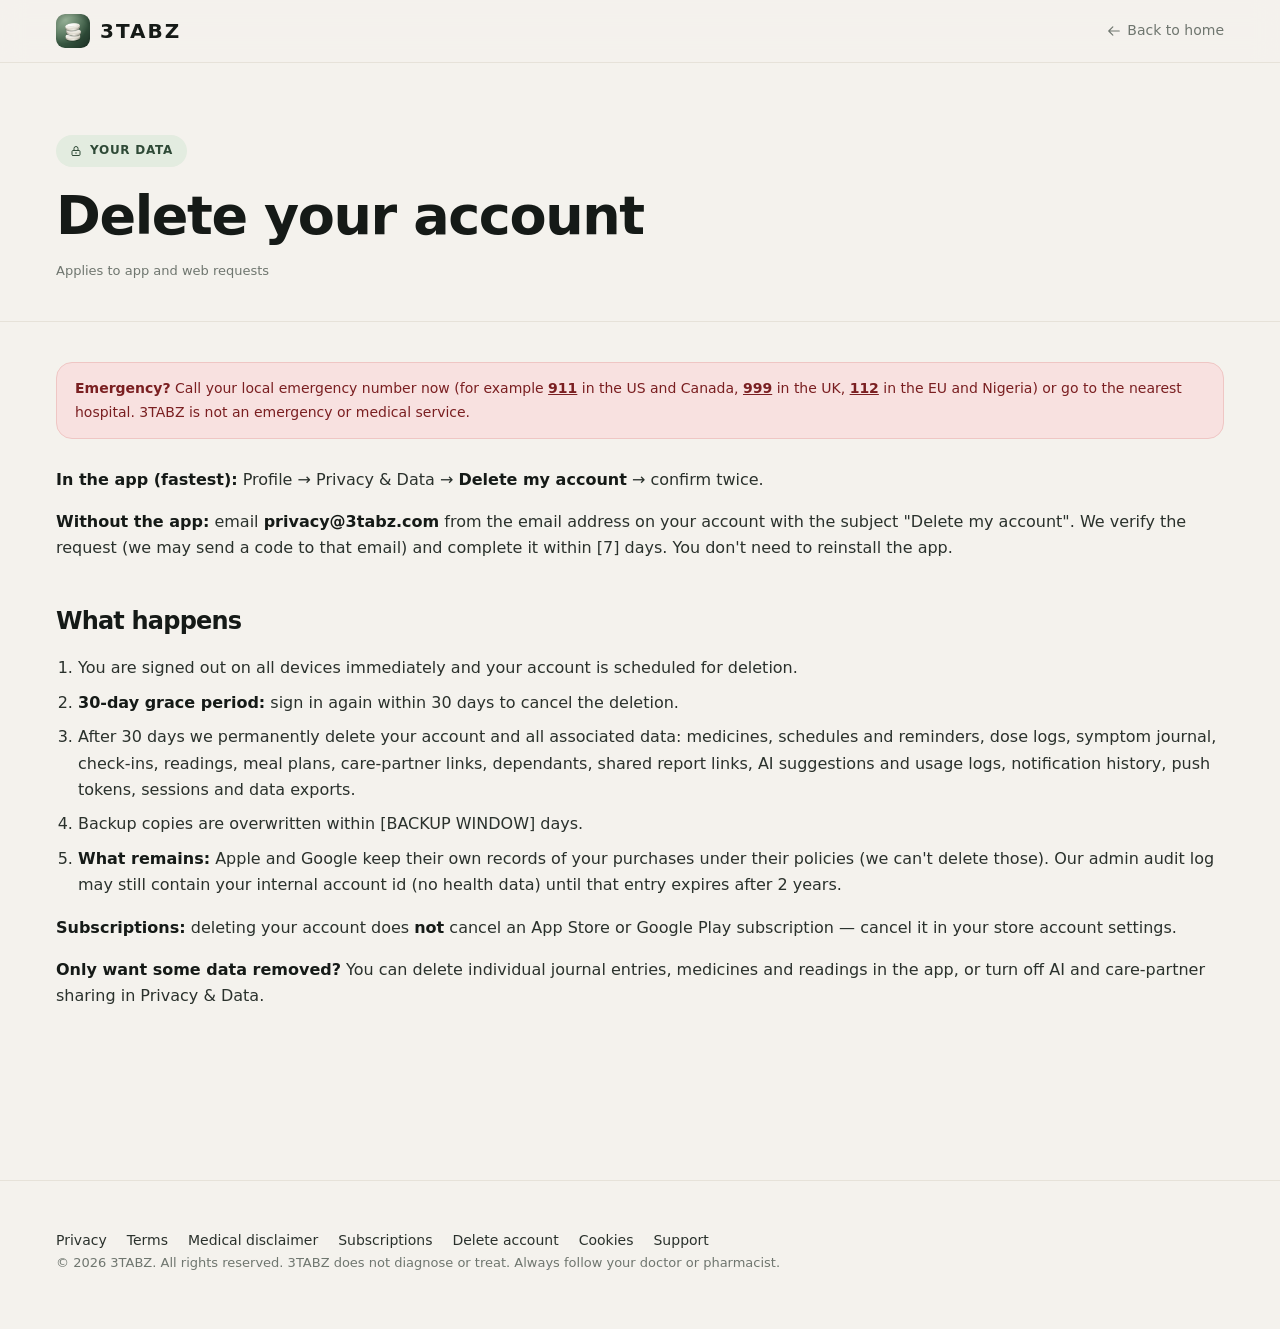
<file: delete-account.html>
<!DOCTYPE html>
<html lang="en">
<head>
  <meta charset="UTF-8" />
  <meta name="viewport" content="width=device-width, initial-scale=1.0" />
  <title>Delete your account — 3TABZ</title>
  <meta name="description" content="How to delete your 3TABZ account and data." />
  <meta http-equiv="Content-Security-Policy" content="default-src 'self'; style-src 'self' https://fonts.googleapis.com; font-src https://fonts.gstatic.com; img-src 'self' data:; base-uri 'self'" />
  <link rel="preconnect" href="https://fonts.googleapis.com" />
  <link rel="preconnect" href="https://fonts.gstatic.com" crossorigin />
  <link rel="icon" href="/favicon.png" type="image/png" />
  <link rel="apple-touch-icon" href="/apple-touch-icon.png" />
  <link href="https://fonts.googleapis.com/css2?family=Inter:wght@400;500;600&family=Space+Grotesk:wght@500;700&display=swap" rel="stylesheet" />
  <link rel="stylesheet" href="/site.css" />
</head>
<body>
  <nav>
    <div class="container">
      <a href="/" class="nav-logo"><img src="/favicon.png" alt="" width="34" height="34" />3TABZ</a>
      <a href="/" class="nav-back"><svg fill="none" stroke="currentColor" stroke-width="2" viewBox="0 0 24 24"><path stroke-linecap="round" stroke-linejoin="round" d="M10 19l-7-7m0 0l7-7m-7 7h18"/></svg> Back to home</a>
    </div>
  </nav>

  <div class="page-hero">
    <div class="container narrow">
      <div class="page-badge"><svg fill="none" stroke="currentColor" stroke-width="2" viewBox="0 0 24 24"><path stroke-linecap="round" stroke-linejoin="round" d="M12 15v2m-6 4h12a2 2 0 002-2v-6a2 2 0 00-2-2H6a2 2 0 00-2 2v6a2 2 0 002 2zm10-10V7a4 4 0 00-8 0v4h8z"/></svg>Your data</div>
      <h1>Delete your account</h1>
      <p class="page-meta">Applies to app and web requests</p>
    </div>
  </div>

  <div class="doc-body">
    <div class="container narrow">
<div class="alert"><strong>Emergency?</strong> Call your local emergency number now (for example <a href="tel:911">911</a> in the US and Canada, <a href="tel:999">999</a> in the UK, <a href="tel:112">112</a> in the EU and Nigeria) or go to the nearest hospital. 3TABZ is not an emergency or medical service.</div>
<p><strong>In the app (fastest):</strong> Profile → Privacy &amp; Data → <strong>Delete my account</strong> → confirm twice.</p>
<p><strong>Without the app:</strong> email <strong>privacy@3tabz.com</strong> from the email address on your account with the subject "Delete my account". We verify the request (we may send a code to that email) and complete it within [7] days. You don't need to reinstall the app.</p>
<h2>What happens</h2>
<ol>
<li>You are signed out on all devices immediately and your account is scheduled for deletion.</li>
<li><strong>30-day grace period:</strong> sign in again within 30 days to cancel the deletion.</li>
<li>After 30 days we permanently delete your account and all associated data: medicines, schedules and reminders, dose logs, symptom journal, check-ins, readings, meal plans, care-partner links, dependants, shared report links, AI suggestions and usage logs, notification history, push tokens, sessions and data exports.</li>
<li>Backup copies are overwritten within [BACKUP WINDOW] days.</li>
<li><strong>What remains:</strong> Apple and Google keep their own records of your purchases under their policies (we can't delete those). Our admin audit log may still contain your internal account id (no health data) until that entry expires after 2 years.</li>
</ol>
<p><strong>Subscriptions:</strong> deleting your account does <strong>not</strong> cancel an App Store or Google Play subscription — cancel it in your store account settings.</p>
<p><strong>Only want some data removed?</strong> You can delete individual journal entries, medicines and readings in the app, or turn off AI and care-partner sharing in Privacy &amp; Data.</p>
    </div>
  </div>

  <footer>
    <div class="container">
      <div class="footer-legal">
        <a href="/privacy">Privacy</a>
        <a href="/terms">Terms</a>
        <a href="/medical-disclaimer">Medical disclaimer</a>
        <a href="/subscription-terms">Subscriptions</a>
        <a href="/delete-account">Delete account</a>
        <a href="/cookies">Cookies</a>
        <a href="/support">Support</a>
      </div>
      <div class="footer-copy">© 2026 3TABZ. All rights reserved. 3TABZ does not diagnose or treat. Always follow your doctor or pharmacist.</div>
    </div>
  </footer>
</body>
</html>
</file>
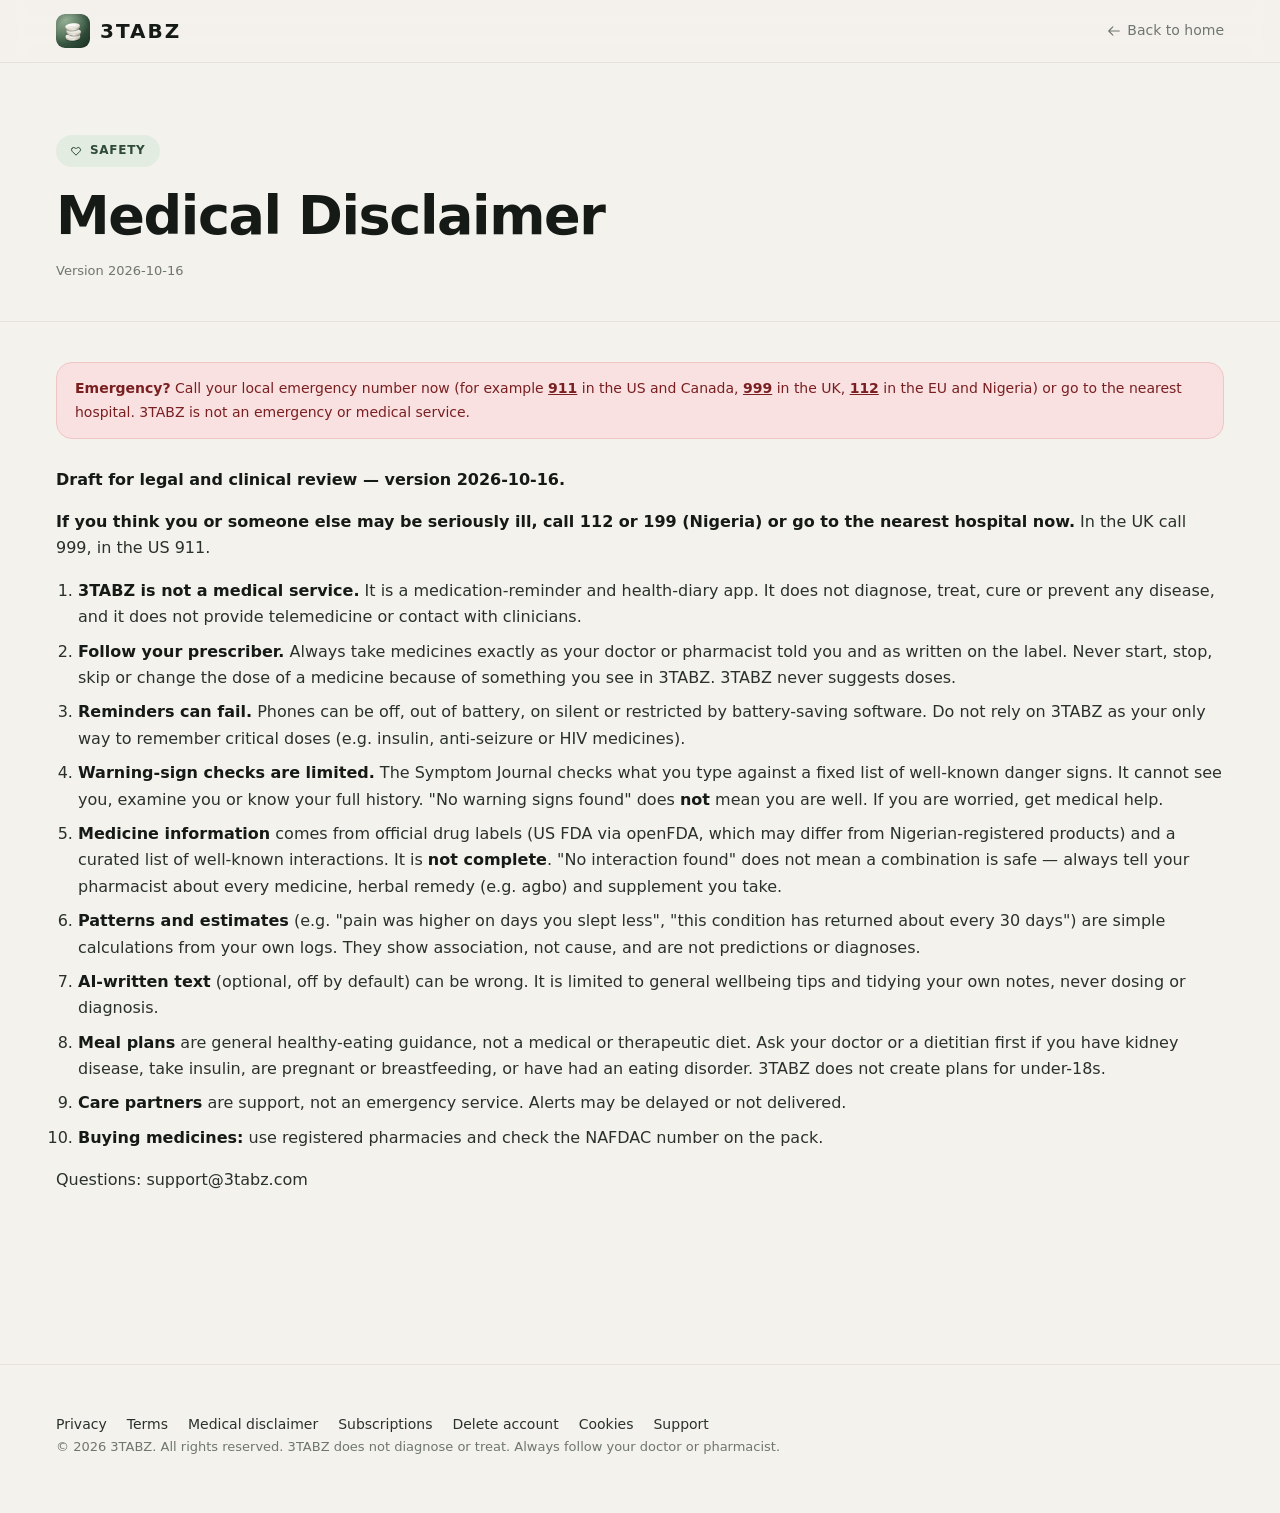
<file: medical-disclaimer.html>
<!DOCTYPE html>
<html lang="en">
<head>
  <meta charset="UTF-8" />
  <meta name="viewport" content="width=device-width, initial-scale=1.0" />
  <title>Medical Disclaimer — 3TABZ</title>
  <meta name="description" content="What 3TABZ is not: a medical service." />
  <meta http-equiv="Content-Security-Policy" content="default-src 'self'; style-src 'self' https://fonts.googleapis.com; font-src https://fonts.gstatic.com; img-src 'self' data:; base-uri 'self'" />
  <link rel="preconnect" href="https://fonts.googleapis.com" />
  <link rel="preconnect" href="https://fonts.gstatic.com" crossorigin />
  <link rel="icon" href="/favicon.png" type="image/png" />
  <link rel="apple-touch-icon" href="/apple-touch-icon.png" />
  <link href="https://fonts.googleapis.com/css2?family=Inter:wght@400;500;600&family=Space+Grotesk:wght@500;700&display=swap" rel="stylesheet" />
  <link rel="stylesheet" href="/site.css" />
</head>
<body>
  <nav>
    <div class="container">
      <a href="/" class="nav-logo"><img src="/favicon.png" alt="" width="34" height="34" />3TABZ</a>
      <a href="/" class="nav-back"><svg fill="none" stroke="currentColor" stroke-width="2" viewBox="0 0 24 24"><path stroke-linecap="round" stroke-linejoin="round" d="M10 19l-7-7m0 0l7-7m-7 7h18"/></svg> Back to home</a>
    </div>
  </nav>

  <div class="page-hero">
    <div class="container narrow">
      <div class="page-badge"><svg fill="none" stroke="currentColor" stroke-width="2" viewBox="0 0 24 24"><path stroke-linecap="round" stroke-linejoin="round" d="M4.318 6.318a4.5 4.5 0 000 6.364L12 20.364l7.682-7.682a4.5 4.5 0 00-6.364-6.364L12 7.636l-1.318-1.318a4.5 4.5 0 00-6.364 0z"/></svg>Safety</div>
      <h1>Medical Disclaimer</h1>
      <p class="page-meta">Version 2026-10-16</p>
    </div>
  </div>

  <div class="doc-body">
    <div class="container narrow">
<div class="alert"><strong>Emergency?</strong> Call your local emergency number now (for example <a href="tel:911">911</a> in the US and Canada, <a href="tel:999">999</a> in the UK, <a href="tel:112">112</a> in the EU and Nigeria) or go to the nearest hospital. 3TABZ is not an emergency or medical service.</div>
<p><strong>Draft for legal and clinical review — version 2026-10-16.</strong></p>
<p><strong>If you think you or someone else may be seriously ill, call 112 or 199 (Nigeria) or go to the nearest hospital now.</strong> In the UK call 999, in the US 911.</p>
<ol>
<li><strong>3TABZ is not a medical service.</strong> It is a medication-reminder and health-diary app. It does not diagnose, treat, cure or prevent any disease, and it does not provide telemedicine or contact with clinicians.</li>
<li><strong>Follow your prescriber.</strong> Always take medicines exactly as your doctor or pharmacist told you and as written on the label. Never start, stop, skip or change the dose of a medicine because of something you see in 3TABZ. 3TABZ never suggests doses.</li>
<li><strong>Reminders can fail.</strong> Phones can be off, out of battery, on silent or restricted by battery-saving software. Do not rely on 3TABZ as your only way to remember critical doses (e.g. insulin, anti-seizure or HIV medicines).</li>
<li><strong>Warning-sign checks are limited.</strong> The Symptom Journal checks what you type against a fixed list of well-known danger signs. It cannot see you, examine you or know your full history. "No warning signs found" does <strong>not</strong> mean you are well. If you are worried, get medical help.</li>
<li><strong>Medicine information</strong> comes from official drug labels (US FDA via openFDA, which may differ from Nigerian-registered products) and a curated list of well-known interactions. It is <strong>not complete</strong>. "No interaction found" does not mean a combination is safe — always tell your pharmacist about every medicine, herbal remedy (e.g. agbo) and supplement you take.</li>
<li><strong>Patterns and estimates</strong> (e.g. "pain was higher on days you slept less", "this condition has returned about every 30 days") are simple calculations from your own logs. They show association, not cause, and are not predictions or diagnoses.</li>
<li><strong>AI-written text</strong> (optional, off by default) can be wrong. It is limited to general wellbeing tips and tidying your own notes, never dosing or diagnosis.</li>
<li><strong>Meal plans</strong> are general healthy-eating guidance, not a medical or therapeutic diet. Ask your doctor or a dietitian first if you have kidney disease, take insulin, are pregnant or breastfeeding, or have had an eating disorder. 3TABZ does not create plans for under-18s.</li>
<li><strong>Care partners</strong> are support, not an emergency service. Alerts may be delayed or not delivered.</li>
<li><strong>Buying medicines:</strong> use registered pharmacies and check the NAFDAC number on the pack.</li>
</ol>
<p>Questions: support@3tabz.com</p>
    </div>
  </div>

  <footer>
    <div class="container">
      <div class="footer-legal">
        <a href="/privacy">Privacy</a>
        <a href="/terms">Terms</a>
        <a href="/medical-disclaimer">Medical disclaimer</a>
        <a href="/subscription-terms">Subscriptions</a>
        <a href="/delete-account">Delete account</a>
        <a href="/cookies">Cookies</a>
        <a href="/support">Support</a>
      </div>
      <div class="footer-copy">© 2026 3TABZ. All rights reserved. 3TABZ does not diagnose or treat. Always follow your doctor or pharmacist.</div>
    </div>
  </footer>
</body>
</html>
</file>
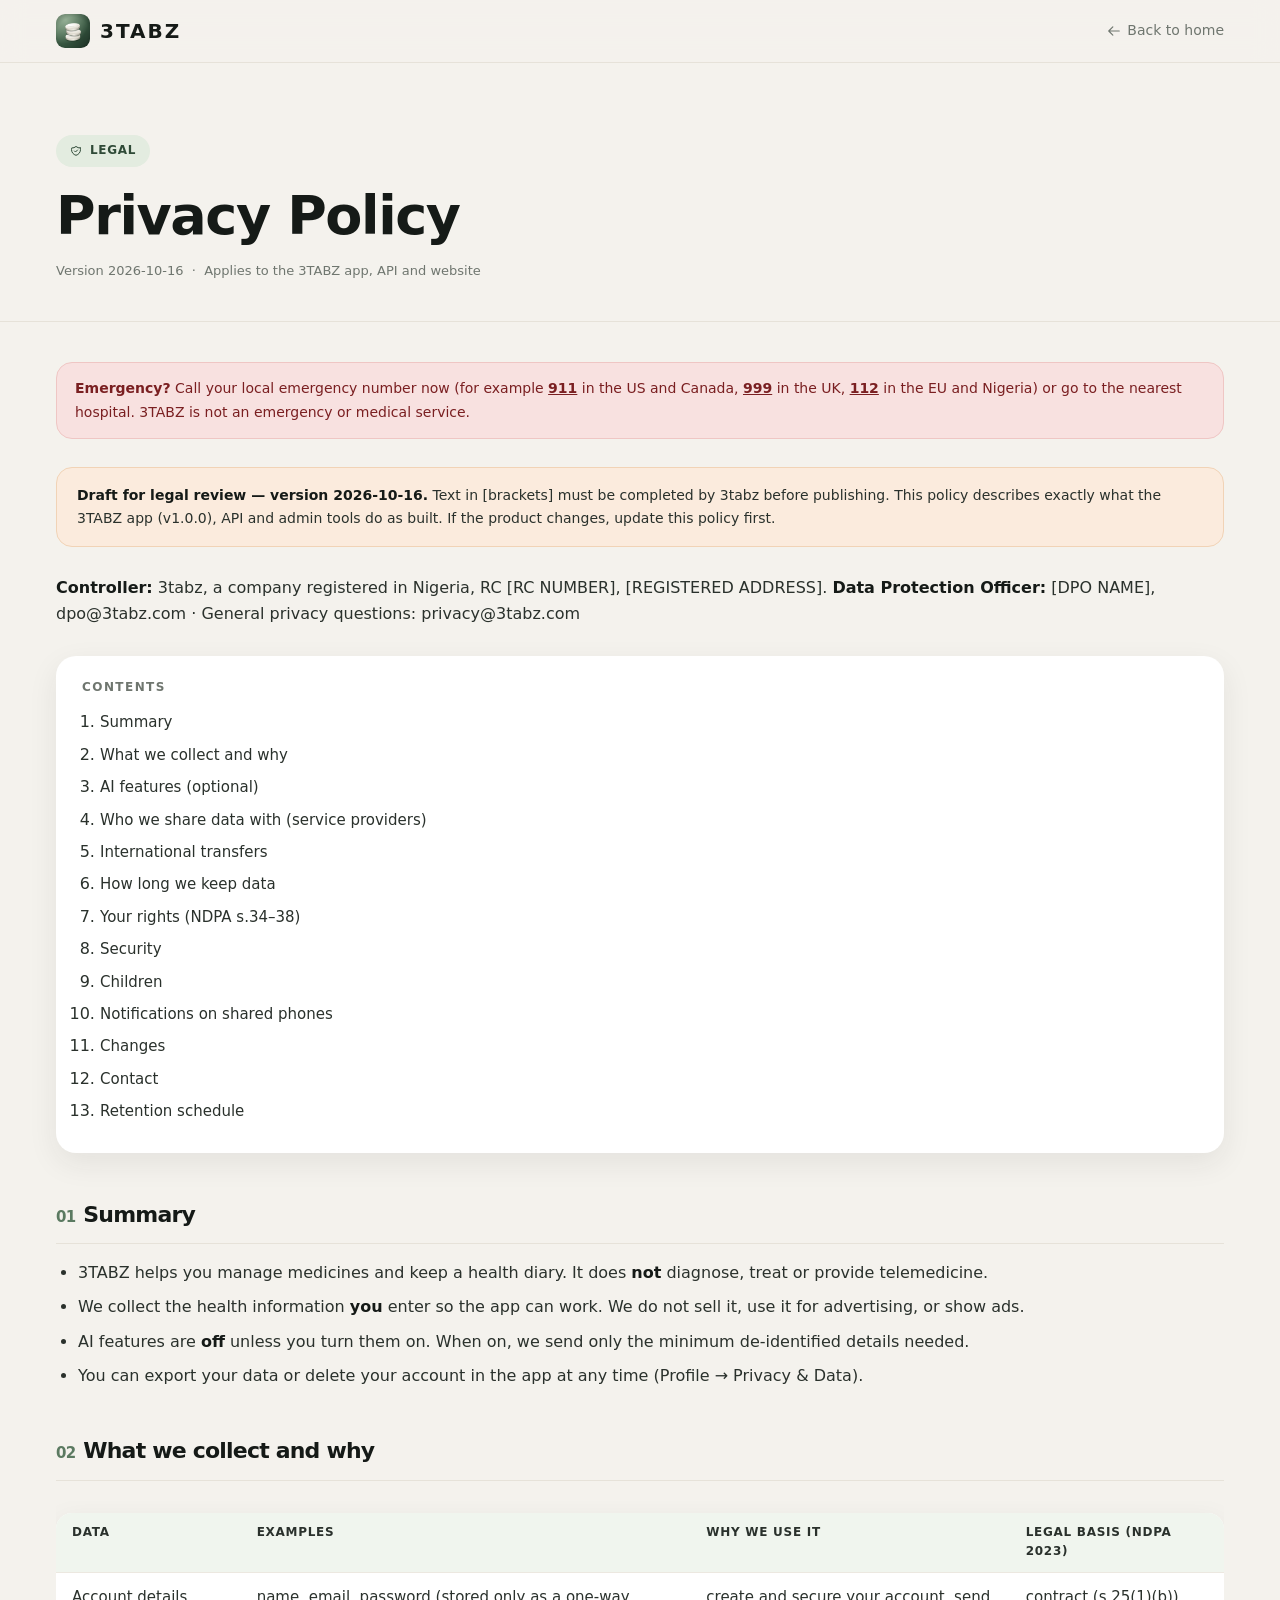
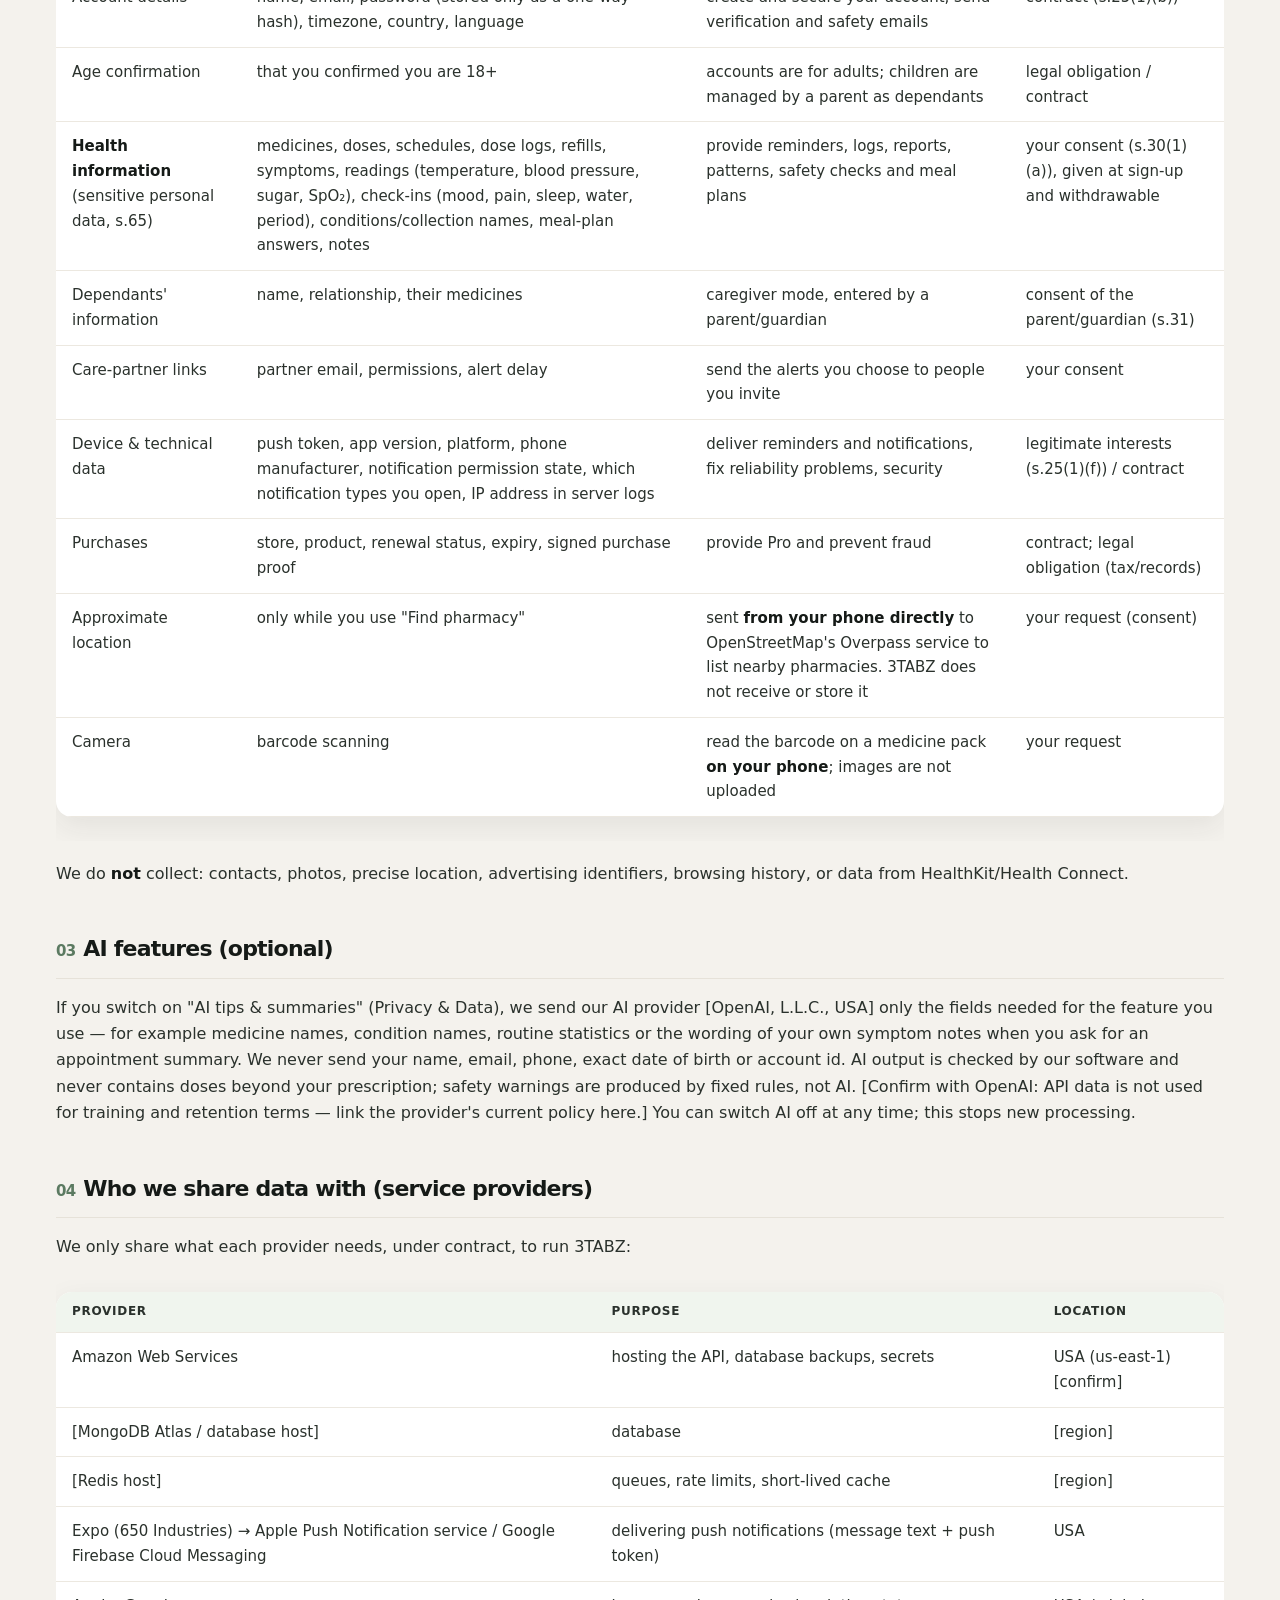
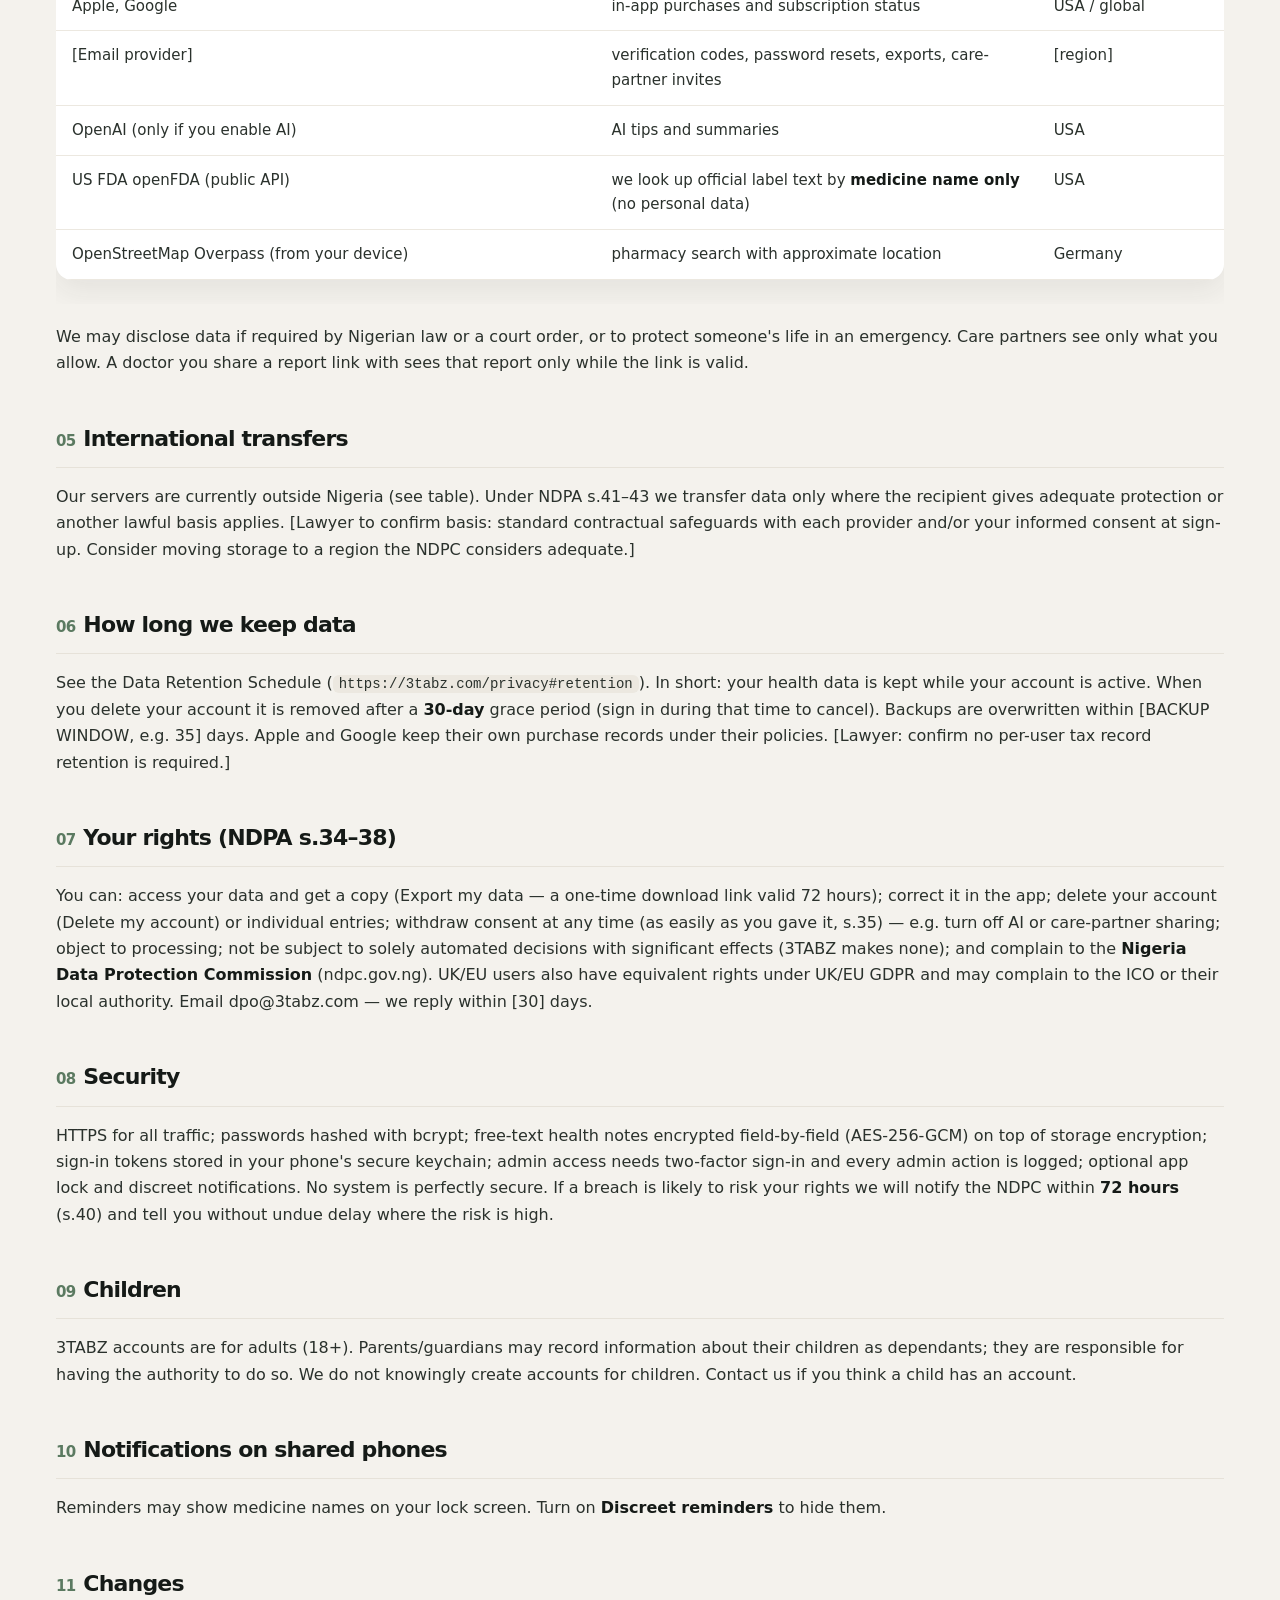
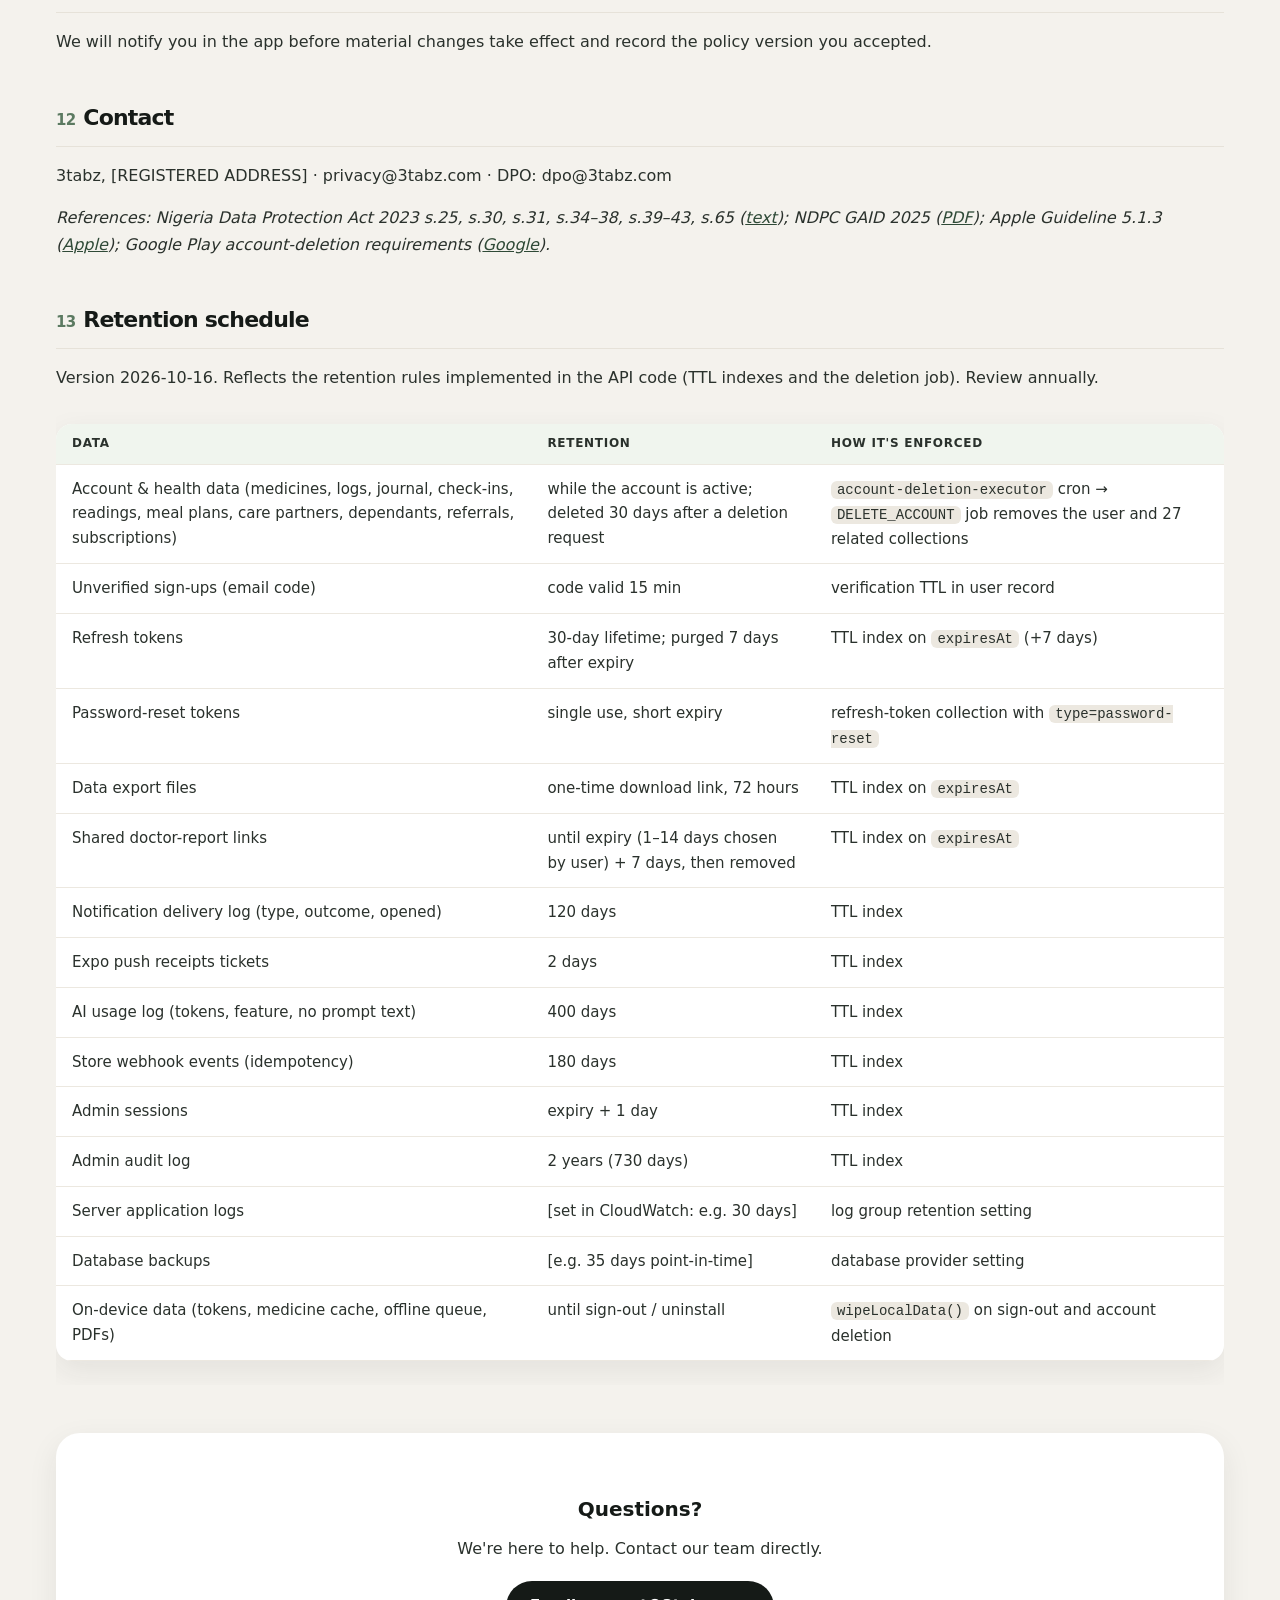
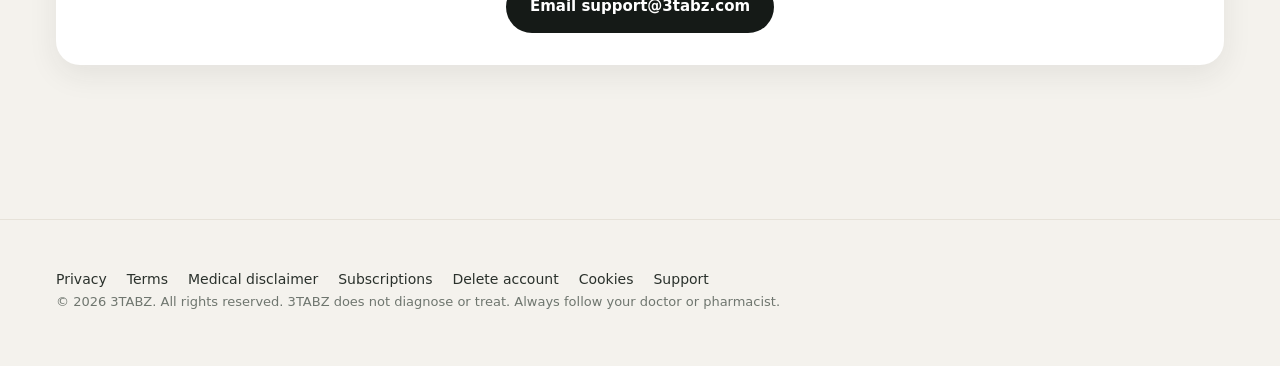
<file: privacy.html>
<!DOCTYPE html>
<html lang="en">
<head>
  <meta charset="UTF-8" />
  <meta name="viewport" content="width=device-width, initial-scale=1.0" />
  <title>Privacy Policy — 3TABZ</title>
  <meta name="description" content="3TABZ Privacy Policy. How we collect, use, and protect your health data." />
  <meta http-equiv="Content-Security-Policy" content="default-src 'self'; style-src 'self' https://fonts.googleapis.com; font-src https://fonts.gstatic.com; img-src 'self' data:; base-uri 'self'" />
  <link rel="preconnect" href="https://fonts.googleapis.com" />
  <link rel="preconnect" href="https://fonts.gstatic.com" crossorigin />
  <link rel="icon" href="/favicon.png" type="image/png" />
  <link rel="apple-touch-icon" href="/apple-touch-icon.png" />
  <link href="https://fonts.googleapis.com/css2?family=Inter:wght@400;500;600&family=Space+Grotesk:wght@500;700&display=swap" rel="stylesheet" />
  <link rel="stylesheet" href="/site.css" />
</head>
<body>
  <nav>
    <div class="container">
      <a href="/" class="nav-logo"><img src="/favicon.png" alt="" width="34" height="34" />3TABZ</a>
      <a href="/" class="nav-back"><svg fill="none" stroke="currentColor" stroke-width="2" viewBox="0 0 24 24"><path stroke-linecap="round" stroke-linejoin="round" d="M10 19l-7-7m0 0l7-7m-7 7h18"/></svg> Back to home</a>
    </div>
  </nav>

  <div class="page-hero">
    <div class="container narrow">
      <div class="page-badge"><svg fill="none" stroke="currentColor" stroke-width="2" viewBox="0 0 24 24"><path stroke-linecap="round" stroke-linejoin="round" d="M9 12l2 2 4-4m5.618-4.016A11.955 11.955 0 0112 2.944a11.955 11.955 0 01-8.618 3.04A12.02 12.02 0 003 9c0 5.591 3.824 10.29 9 11.622 5.176-1.332 9-6.03 9-11.622 0-1.042-.133-2.052-.382-3.016z"/></svg>Legal</div>
      <h1>Privacy Policy</h1>
      <p class="page-meta">Version 2026-10-16 &nbsp;·&nbsp; Applies to the 3TABZ app, API and website</p>
    </div>
  </div>

  <div class="doc-body">
    <div class="container narrow">
<div class="alert"><strong>Emergency?</strong> Call your local emergency number now (for example <a href="tel:911">911</a> in the US and Canada, <a href="tel:999">999</a> in the UK, <a href="tel:112">112</a> in the EU and Nigeria) or go to the nearest hospital. 3TABZ is not an emergency or medical service.</div>
<div class="draft-note"><p><strong>Draft for legal review — version 2026-10-16.</strong> Text in [brackets] must be completed by 3tabz before publishing.
This policy describes exactly what the 3TABZ app (v1.0.0), API and admin tools do as built. If the product changes, update this policy first.</p></div>
<p><strong>Controller:</strong> 3tabz, a company registered in Nigeria, RC [RC NUMBER], [REGISTERED ADDRESS].
<strong>Data Protection Officer:</strong> [DPO NAME], dpo@3tabz.com · General privacy questions: privacy@3tabz.com</p>
      <div class="toc">
        <div class="toc-title">Contents</div>
        <ol>
          <li><a href="#s1">Summary</a></li>
          <li><a href="#s2">What we collect and why</a></li>
          <li><a href="#s3">AI features (optional)</a></li>
          <li><a href="#s4">Who we share data with (service providers)</a></li>
          <li><a href="#s5">International transfers</a></li>
          <li><a href="#s6">How long we keep data</a></li>
          <li><a href="#s7">Your rights (NDPA s.34–38)</a></li>
          <li><a href="#s8">Security</a></li>
          <li><a href="#s9">Children</a></li>
          <li><a href="#s10">Notifications on shared phones</a></li>
          <li><a href="#s11">Changes</a></li>
          <li><a href="#s12">Contact</a></li>
          <li><a href="#s13">Retention schedule</a></li>
        </ol>
      </div>

      <div class="doc-section" id="s1">
        <h2><span class="section-num">01</span>Summary</h2>
<ul>
<li>3TABZ helps you manage medicines and keep a health diary. It does <strong>not</strong> diagnose, treat or provide telemedicine.</li>
<li>We collect the health information <strong>you</strong> enter so the app can work. We do not sell it, use it for advertising, or show ads.</li>
<li>AI features are <strong>off</strong> unless you turn them on. When on, we send only the minimum de-identified details needed.</li>
<li>You can export your data or delete your account in the app at any time (Profile → Privacy &amp; Data).</li>
</ul>
      </div>

      <div class="doc-section" id="s2">
        <h2><span class="section-num">02</span>What we collect and why</h2>
<div class="table-wrap"><table class="data-table">
<thead>
<tr>
<th>Data</th>
<th>Examples</th>
<th>Why we use it</th>
<th>Legal basis (NDPA 2023)</th>
</tr>
</thead>
<tbody>
<tr>
<td>Account details</td>
<td>name, email, password (stored only as a one-way hash), timezone, country, language</td>
<td>create and secure your account, send verification and safety emails</td>
<td>contract (s.25(1)(b))</td>
</tr>
<tr>
<td>Age confirmation</td>
<td>that you confirmed you are 18+</td>
<td>accounts are for adults; children are managed by a parent as dependants</td>
<td>legal obligation / contract</td>
</tr>
<tr>
<td><strong>Health information</strong> (sensitive personal data, s.65)</td>
<td>medicines, doses, schedules, dose logs, refills, symptoms, readings (temperature, blood pressure, sugar, SpO₂), check-ins (mood, pain, sleep, water, period), conditions/collection names, meal-plan answers, notes</td>
<td>provide reminders, logs, reports, patterns, safety checks and meal plans</td>
<td>your consent (s.30(1)(a)), given at sign-up and withdrawable</td>
</tr>
<tr>
<td>Dependants' information</td>
<td>name, relationship, their medicines</td>
<td>caregiver mode, entered by a parent/guardian</td>
<td>consent of the parent/guardian (s.31)</td>
</tr>
<tr>
<td>Care-partner links</td>
<td>partner email, permissions, alert delay</td>
<td>send the alerts you choose to people you invite</td>
<td>your consent</td>
</tr>
<tr>
<td>Device &amp; technical data</td>
<td>push token, app version, platform, phone manufacturer, notification permission state, which notification types you open, IP address in server logs</td>
<td>deliver reminders and notifications, fix reliability problems, security</td>
<td>legitimate interests (s.25(1)(f)) / contract</td>
</tr>
<tr>
<td>Purchases</td>
<td>store, product, renewal status, expiry, signed purchase proof</td>
<td>provide Pro and prevent fraud</td>
<td>contract; legal obligation (tax/records)</td>
</tr>
<tr>
<td>Approximate location</td>
<td>only while you use "Find pharmacy"</td>
<td>sent <strong>from your phone directly</strong> to OpenStreetMap's Overpass service to list nearby pharmacies. 3TABZ does not receive or store it</td>
<td>your request (consent)</td>
</tr>
<tr>
<td>Camera</td>
<td>barcode scanning</td>
<td>read the barcode on a medicine pack <strong>on your phone</strong>; images are not uploaded</td>
<td>your request</td>
</tr>
</tbody>
</table></div>
<p>We do <strong>not</strong> collect: contacts, photos, precise location, advertising identifiers, browsing history, or data from HealthKit/Health Connect.</p>
      </div>

      <div class="doc-section" id="s3">
        <h2><span class="section-num">03</span>AI features (optional)</h2>
<p>If you switch on "AI tips &amp; summaries" (Privacy &amp; Data), we send our AI provider [OpenAI, L.L.C., USA] only the fields needed for the feature you
use — for example medicine names, condition names, routine statistics or the wording of your own symptom notes when you ask for an appointment
summary. We never send your name, email, phone, exact date of birth or account id. AI output is checked by our software and never contains
doses beyond your prescription; safety warnings are produced by fixed rules, not AI. [Confirm with OpenAI: API data is not used for training and
retention terms — link the provider's current policy here.] You can switch AI off at any time; this stops new processing.</p>
      </div>

      <div class="doc-section" id="s4">
        <h2><span class="section-num">04</span>Who we share data with (service providers)</h2>
<p>We only share what each provider needs, under contract, to run 3TABZ:</p>
<div class="table-wrap"><table class="data-table">
<thead>
<tr>
<th>Provider</th>
<th>Purpose</th>
<th>Location</th>
</tr>
</thead>
<tbody>
<tr>
<td>Amazon Web Services</td>
<td>hosting the API, database backups, secrets</td>
<td>USA (us-east-1) [confirm]</td>
</tr>
<tr>
<td>[MongoDB Atlas / database host]</td>
<td>database</td>
<td>[region]</td>
</tr>
<tr>
<td>[Redis host]</td>
<td>queues, rate limits, short-lived cache</td>
<td>[region]</td>
</tr>
<tr>
<td>Expo (650 Industries) → Apple Push Notification service / Google Firebase Cloud Messaging</td>
<td>delivering push notifications (message text + push token)</td>
<td>USA</td>
</tr>
<tr>
<td>Apple, Google</td>
<td>in-app purchases and subscription status</td>
<td>USA / global</td>
</tr>
<tr>
<td>[Email provider]</td>
<td>verification codes, password resets, exports, care-partner invites</td>
<td>[region]</td>
</tr>
<tr>
<td>OpenAI (only if you enable AI)</td>
<td>AI tips and summaries</td>
<td>USA</td>
</tr>
<tr>
<td>US FDA openFDA (public API)</td>
<td>we look up official label text by <strong>medicine name only</strong> (no personal data)</td>
<td>USA</td>
</tr>
<tr>
<td>OpenStreetMap Overpass (from your device)</td>
<td>pharmacy search with approximate location</td>
<td>Germany</td>
</tr>
</tbody>
</table></div>
<p>We may disclose data if required by Nigerian law or a court order, or to protect someone's life in an emergency. Care partners see only what you
allow. A doctor you share a report link with sees that report only while the link is valid.</p>
      </div>

      <div class="doc-section" id="s5">
        <h2><span class="section-num">05</span>International transfers</h2>
<p>Our servers are currently outside Nigeria (see table). Under NDPA s.41–43 we transfer data only where the recipient gives adequate protection or
another lawful basis applies. [Lawyer to confirm basis: standard contractual safeguards with each provider and/or your informed consent at sign-up.
Consider moving storage to a region the NDPC considers adequate.]</p>
      </div>

      <div class="doc-section" id="s6">
        <h2><span class="section-num">06</span>How long we keep data</h2>
<p>See the Data Retention Schedule (<code>https://3tabz.com/privacy#retention</code>). In short: your health data is kept while your account is active.
When you delete your account it is removed after a <strong>30-day</strong> grace period (sign in during that time to cancel). Backups are overwritten within
[BACKUP WINDOW, e.g. 35] days. Apple and Google keep their own purchase records under their policies. [Lawyer: confirm no per-user tax record retention is required.]</p>
      </div>

      <div class="doc-section" id="s7">
        <h2><span class="section-num">07</span>Your rights (NDPA s.34–38)</h2>
<p>You can: access your data and get a copy (Export my data — a one-time download link valid 72 hours); correct it in the app; delete your account
(Delete my account) or individual entries; withdraw consent at any time (as easily as you gave it, s.35) — e.g. turn off AI or care-partner sharing;
object to processing; not be subject to solely automated decisions with significant effects (3TABZ makes none); and complain to the
<strong>Nigeria Data Protection Commission</strong> (ndpc.gov.ng). UK/EU users also have equivalent rights under UK/EU GDPR and may complain to the ICO or their
local authority. Email dpo@3tabz.com — we reply within [30] days.</p>
      </div>

      <div class="doc-section" id="s8">
        <h2><span class="section-num">08</span>Security</h2>
<p>HTTPS for all traffic; passwords hashed with bcrypt; free-text health notes encrypted field-by-field (AES-256-GCM) on top of storage encryption;
sign-in tokens stored in your phone's secure keychain; admin access needs two-factor sign-in and every admin action is logged; optional app lock and
discreet notifications. No system is perfectly secure. If a breach is likely to risk your rights we will notify the NDPC within <strong>72 hours</strong> (s.40) and
tell you without undue delay where the risk is high.</p>
      </div>

      <div class="doc-section" id="s9">
        <h2><span class="section-num">09</span>Children</h2>
<p>3TABZ accounts are for adults (18+). Parents/guardians may record information about their children as dependants; they are responsible for having
the authority to do so. We do not knowingly create accounts for children. Contact us if you think a child has an account.</p>
      </div>

      <div class="doc-section" id="s10">
        <h2><span class="section-num">10</span>Notifications on shared phones</h2>
<p>Reminders may show medicine names on your lock screen. Turn on <strong>Discreet reminders</strong> to hide them.</p>
      </div>

      <div class="doc-section" id="s11">
        <h2><span class="section-num">11</span>Changes</h2>
<p>We will notify you in the app before material changes take effect and record the policy version you accepted.</p>
      </div>

      <div class="doc-section" id="s12">
        <h2><span class="section-num">12</span>Contact</h2>
<p>3tabz, [REGISTERED ADDRESS] · privacy@3tabz.com · DPO: dpo@3tabz.com</p>
<p><em>References: Nigeria Data Protection Act 2023 s.25, s.30, s.31, s.34–38, s.39–43, s.65 (<a href="https://assets.kpmg.com/content/dam/kpmg/ng/pdf/nigeria-data-protection-act2023.pdf">text</a>); NDPC GAID 2025 (<a href="https://ndpc.gov.ng/wp-content/uploads/2025/07/NDP-ACT-GAID-2025-MARCH-20TH.pdf">PDF</a>); Apple Guideline 5.1.3 (<a href="https://developer.apple.com/app-store/review/guidelines/">Apple</a>); Google Play account-deletion requirements (<a href="https://support.google.com/googleplay/android-developer/answer/13327111?hl=en-GB">Google</a>).</em></p>
      </div>

      <div class="doc-section" id="s13">
        <h2><span class="section-num">13</span>Retention schedule</h2>
<a id="retention"></a>
<p>Version 2026-10-16. Reflects the retention rules implemented in the API code (TTL indexes and the deletion job). Review annually.</p>
<div class="table-wrap"><table class="data-table">
<thead>
<tr>
<th>Data</th>
<th>Retention</th>
<th>How it's enforced</th>
</tr>
</thead>
<tbody>
<tr>
<td>Account &amp; health data (medicines, logs, journal, check-ins, readings, meal plans, care partners, dependants, referrals, subscriptions)</td>
<td>while the account is active; deleted 30 days after a deletion request</td>
<td><code>account-deletion-executor</code> cron → <code>DELETE_ACCOUNT</code> job removes the user and 27 related collections</td>
</tr>
<tr>
<td>Unverified sign-ups (email code)</td>
<td>code valid 15 min</td>
<td>verification TTL in user record</td>
</tr>
<tr>
<td>Refresh tokens</td>
<td>30-day lifetime; purged 7 days after expiry</td>
<td>TTL index on <code>expiresAt</code> (+7 days)</td>
</tr>
<tr>
<td>Password-reset tokens</td>
<td>single use, short expiry</td>
<td>refresh-token collection with <code>type=password-reset</code></td>
</tr>
<tr>
<td>Data export files</td>
<td>one-time download link, 72 hours</td>
<td>TTL index on <code>expiresAt</code></td>
</tr>
<tr>
<td>Shared doctor-report links</td>
<td>until expiry (1–14 days chosen by user) + 7 days, then removed</td>
<td>TTL index on <code>expiresAt</code></td>
</tr>
<tr>
<td>Notification delivery log (type, outcome, opened)</td>
<td>120 days</td>
<td>TTL index</td>
</tr>
<tr>
<td>Expo push receipts tickets</td>
<td>2 days</td>
<td>TTL index</td>
</tr>
<tr>
<td>AI usage log (tokens, feature, no prompt text)</td>
<td>400 days</td>
<td>TTL index</td>
</tr>
<tr>
<td>Store webhook events (idempotency)</td>
<td>180 days</td>
<td>TTL index</td>
</tr>
<tr>
<td>Admin sessions</td>
<td>expiry + 1 day</td>
<td>TTL index</td>
</tr>
<tr>
<td>Admin audit log</td>
<td>2 years (730 days)</td>
<td>TTL index</td>
</tr>
<tr>
<td>Server application logs</td>
<td>[set in CloudWatch: e.g. 30 days]</td>
<td>log group retention setting</td>
</tr>
<tr>
<td>Database backups</td>
<td>[e.g. 35 days point-in-time]</td>
<td>database provider setting</td>
</tr>
<tr>
<td>On-device data (tokens, medicine cache, offline queue, PDFs)</td>
<td>until sign-out / uninstall</td>
<td><code>wipeLocalData()</code> on sign-out and account deletion</td>
</tr>
</tbody>
</table></div>
      </div>
      <div class="contact-cta">
        <h3>Questions?</h3>
        <p>We're here to help. Contact our team directly.</p>
        <a href="mailto:support@3tabz.com" class="btn">Email support@3tabz.com</a>
      </div>
    </div>
  </div>

  <footer>
    <div class="container">
      <div class="footer-legal">
        <a href="/privacy">Privacy</a>
        <a href="/terms">Terms</a>
        <a href="/medical-disclaimer">Medical disclaimer</a>
        <a href="/subscription-terms">Subscriptions</a>
        <a href="/delete-account">Delete account</a>
        <a href="/cookies">Cookies</a>
        <a href="/support">Support</a>
      </div>
      <div class="footer-copy">© 2026 3TABZ. All rights reserved. 3TABZ does not diagnose or treat. Always follow your doctor or pharmacist.</div>
    </div>
  </footer>
</body>
</html>
</file>
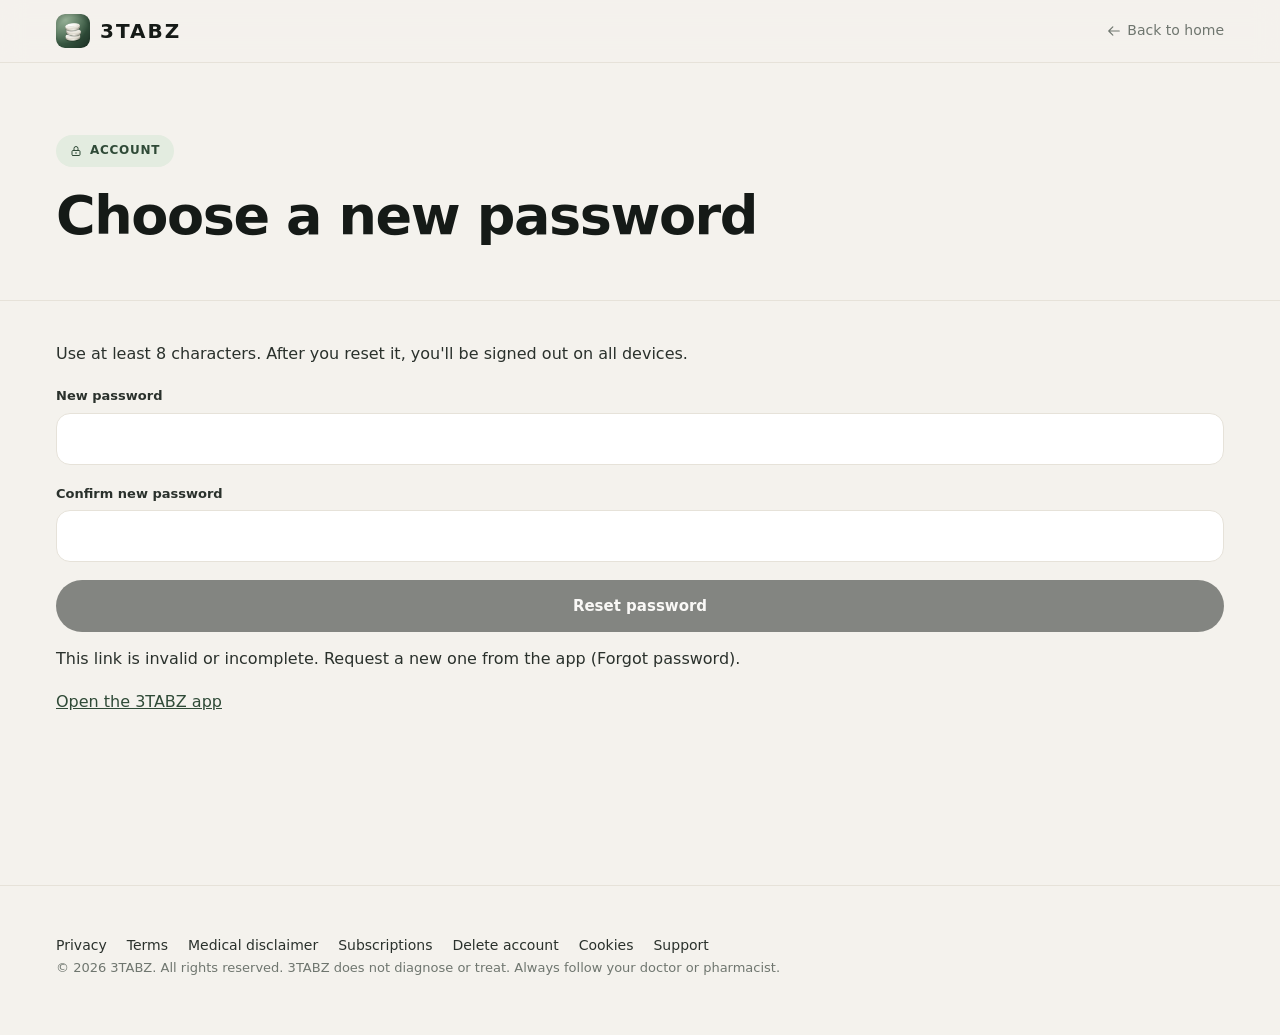
<file: reset-password.html>
<!DOCTYPE html>
<html lang="en">
<head>
  <meta charset="UTF-8" />
  <meta name="viewport" content="width=device-width, initial-scale=1.0" />
  <title>Reset password — 3TABZ</title>
  <meta name="description" content="Choose a new 3TABZ password." />
  <meta name="robots" content="noindex" />
  <meta name="referrer" content="no-referrer" />
  <meta http-equiv="Content-Security-Policy" content="default-src 'self'; script-src 'self'; style-src 'self' https://fonts.googleapis.com; font-src https://fonts.gstatic.com; img-src 'self' data:; connect-src https://api.3tabz.com; form-action 'none'; base-uri 'self'" />
  <link rel="preconnect" href="https://fonts.googleapis.com" />
  <link rel="preconnect" href="https://fonts.gstatic.com" crossorigin />
  <link rel="icon" href="/favicon.png" type="image/png" />
  <link rel="apple-touch-icon" href="/apple-touch-icon.png" />
  <link href="https://fonts.googleapis.com/css2?family=Inter:wght@400;500;600&family=Space+Grotesk:wght@500;700&display=swap" rel="stylesheet" />
  <link rel="stylesheet" href="/site.css" />
</head>
<body>
  <nav>
    <div class="container">
      <a href="/" class="nav-logo"><img src="/favicon.png" alt="" width="34" height="34" />3TABZ</a>
      <a href="/" class="nav-back"><svg fill="none" stroke="currentColor" stroke-width="2" viewBox="0 0 24 24"><path stroke-linecap="round" stroke-linejoin="round" d="M10 19l-7-7m0 0l7-7m-7 7h18"/></svg> Back to home</a>
    </div>
  </nav>

  <div class="page-hero">
    <div class="container narrow">
      <div class="page-badge"><svg fill="none" stroke="currentColor" stroke-width="2" viewBox="0 0 24 24"><path stroke-linecap="round" stroke-linejoin="round" d="M12 15v2m-6 4h12a2 2 0 002-2v-6a2 2 0 00-2-2H6a2 2 0 00-2 2v6a2 2 0 002 2zm10-10V7a4 4 0 00-8 0v4h8z"/></svg>Account</div>
      <h1>Choose a new password</h1>
      <p class="page-meta"></p>
    </div>
  </div>

  <div class="doc-body">
    <div class="container narrow">
<p>Use at least 8 characters. After you reset it, you'll be signed out on all devices.</p>
<form id="f" novalidate>
  <label for="p1">New password</label><input id="p1" type="password" autocomplete="new-password" minlength="8" maxlength="72" required>
  <label for="p2">Confirm new password</label><input id="p2" type="password" autocomplete="new-password" minlength="8" maxlength="72" required>
  <button id="b" type="submit">Reset password</button>
  <p class="msg" id="m" role="status" aria-live="polite"></p>
</form>
<p><a href="threetabz://login">Open the 3TABZ app</a></p>
    </div>
  </div>

  <footer>
    <div class="container">
      <div class="footer-legal">
        <a href="/privacy">Privacy</a>
        <a href="/terms">Terms</a>
        <a href="/medical-disclaimer">Medical disclaimer</a>
        <a href="/subscription-terms">Subscriptions</a>
        <a href="/delete-account">Delete account</a>
        <a href="/cookies">Cookies</a>
        <a href="/support">Support</a>
      </div>
      <div class="footer-copy">© 2026 3TABZ. All rights reserved. 3TABZ does not diagnose or treat. Always follow your doctor or pharmacist.</div>
    </div>
  </footer>
  <script src="/reset-password.js"></script>
</body>
</html>
</file>
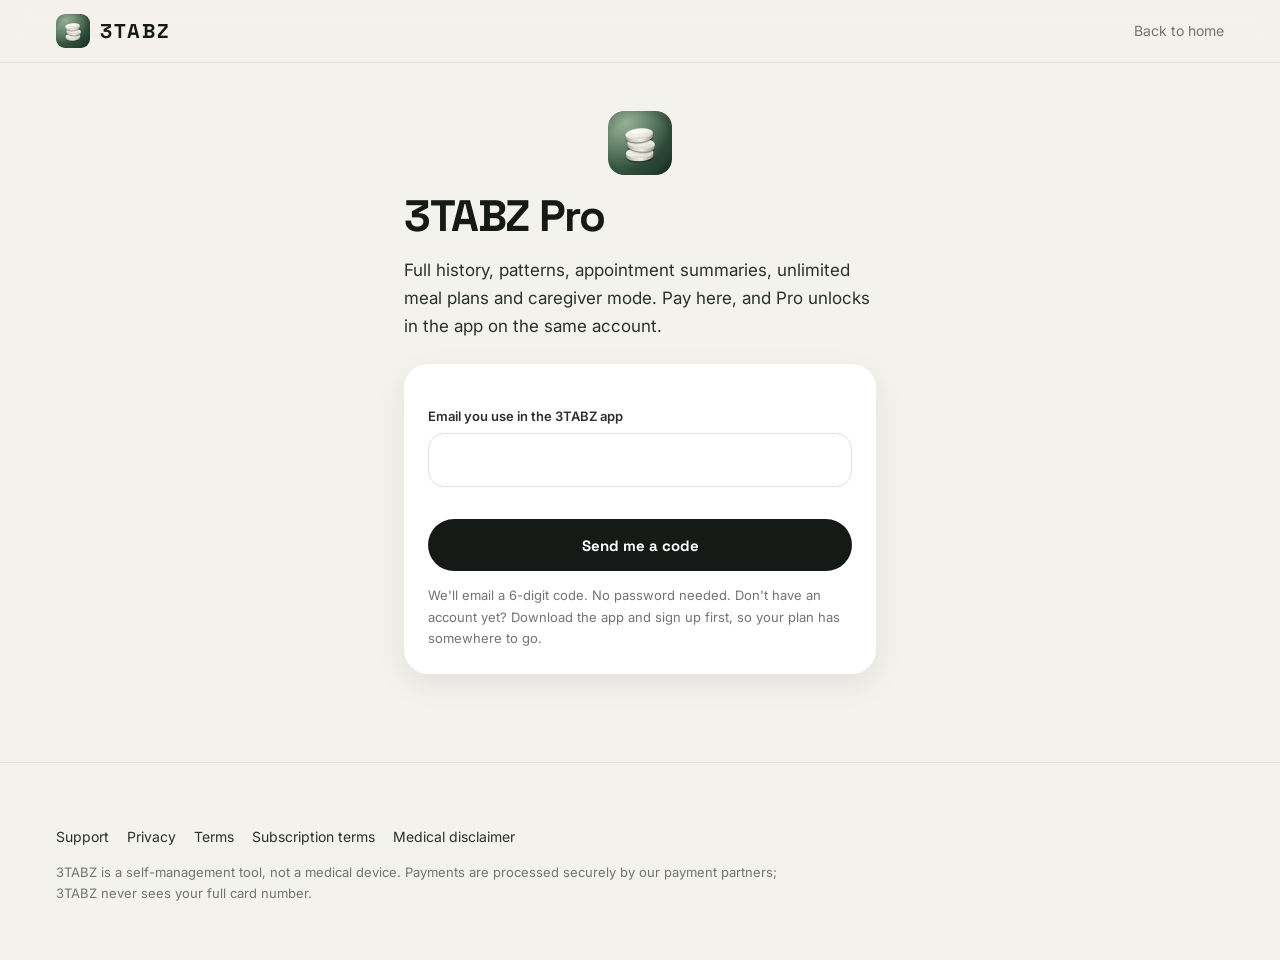
<file: subscribe.html>
<!DOCTYPE html>
<html lang="en">
<head>
  <title>Subscribe to 3TABZ Pro</title>
  <meta name="description" content="Choose a 3TABZ Pro plan and pay securely online. Pro unlocks in the app when you sign in with the same email." />
  <meta charset="UTF-8" />
  <meta name="viewport" content="width=device-width, initial-scale=1.0" />
  <meta name="api-base" content="https://api.3tabz.com/v1" />
  <meta name="robots" content="noindex" />
  <meta name="referrer" content="no-referrer" />
  <link rel="icon" href="/favicon.png" type="image/png" />
  <link rel="apple-touch-icon" href="/apple-touch-icon.png" />
  <link rel="preconnect" href="https://fonts.googleapis.com" />
  <link rel="preconnect" href="https://fonts.gstatic.com" crossorigin />
  <link href="https://fonts.googleapis.com/css2?family=Inter:wght@400;500;600&family=Space+Grotesk:wght@500;700&display=swap" rel="stylesheet" />
  <link rel="stylesheet" href="/site.css" />
  <style>
    .wrap { max-width: 520px; margin: 0 auto; padding: 48px 24px 24px; }
    .wrap h1 { font-size: clamp(30px, 6vw, 44px); }
    .sub { color: var(--ink-soft); font-size: 17px; margin-bottom: 24px; }
    .stack { display: grid; gap: 14px; }
    .chip { border: 1.5px solid var(--line); background: #fff; border-radius: 999px; padding: 10px 14px; font: 600 13px var(--font-body); color: var(--ink-soft); cursor: pointer; text-align: left; }
    .chip.on { border-color: var(--ink); color: var(--ink); }
    .chips { display: grid; gap: 8px; }
    .plan-row { display: flex; align-items: center; gap: 14px; background: #fff; border: 2px solid var(--line); border-radius: 20px; padding: 16px 18px; cursor: pointer; }
    .plan-row.on { border-color: var(--ink); }
    .plan-row input { accent-color: #151A17; width: 18px; height: 18px; }
    .plan-row .pl { flex: 1; display: grid; }
    .plan-row .pl b { font-family: var(--font-display); font-size: 16px; }
    .plan-row .pl small { color: var(--muted); font-size: 13px; }
    .plan-row .pp { font-family: var(--font-display); font-weight: 700; }
    .legal { font-size: 13px; color: var(--muted); }
    .link { background: none; border: 0; color: var(--sage-deep); text-decoration: underline; cursor: pointer; font: inherit; padding: 0; }
    .row { display: flex; justify-content: space-between; align-items: center; gap: 10px; }
    .status { font-family: var(--font-display); font-weight: 700; font-size: 22px; }
    .code { letter-spacing: 10px; font-family: var(--font-display); font-size: 24px; text-align: center; }
    .pills { display: flex; gap: 6px; justify-content: center; margin-bottom: 18px; }
  </style>
</head>
<body data-mode="subscribe">
  <nav><div class="container"><a class="nav-logo" href="/"><img src="/favicon.png" alt="" width="34" height="34" />3TABZ</a><a class="nav-back" href="/">Back to home</a></div></nav>
  <main class="wrap">
    <div class="pills"><img src="/favicon.png" alt="" width="64" height="64" style="border-radius:16px" /></div>
    <h1>3TABZ Pro</h1>
    <p class="sub">Full history, patterns, appointment summaries, unlimited meal plans and caregiver mode. Pay here, and Pro unlocks in the app on the same account.</p>
      <div id="step-email" class="card stack" hidden>
        <form id="email-form" class="stack" novalidate>
          <div><label for="email">Email you use in the 3TABZ app</label><input id="email" type="email" autocomplete="email" required maxlength="254" /></div>
          <button id="email-btn" class="btn btn-primary" type="submit">Send me a code</button>
        </form>
        <div id="email-msg" class="note" hidden></div>
        <p class="legal">We'll email a 6-digit code. No password needed. Don't have an account yet? Download the app and sign up first, so your plan has somewhere to go.</p>
      </div>
      <div id="step-code" class="card stack" hidden>
        <p>We sent a code to <b id="code-email"></b>. It expires in 10 minutes.</p>
        <form id="code-form" class="stack" novalidate>
          <div><label for="code">6-digit code</label><input id="code" class="code" type="text" inputmode="numeric" autocomplete="one-time-code" maxlength="6" pattern="[0-9]*" /></div>
          <button id="code-btn" class="btn btn-primary" type="submit">Continue</button>
        </form>
        <div id="code-msg" class="note" hidden></div>
        <button id="code-back" class="link" type="button">Use a different email</button>
      </div>
      <div id="step-busy" class="card" hidden><p>Loading…</p></div>
      <div id="step-plans" class="stack" hidden>
        <div class="row"><span class="legal">Signed in as <b id="who"></b></span><button class="link" type="button" data-signout>Sign out</button></div>
        <div id="already" class="card stack" hidden>
          <div class="status">You already have Pro</div>
          <p>Open the 3TABZ app and pull down on the Today screen to refresh. To change or cancel your plan, go to <a href="/account">your account</a>.</p>
        </div>
        <div id="plan-area" class="stack">
          <div id="providers" class="chips"></div>
          <div id="plans" class="stack"></div>
          <button id="pay" class="btn btn-primary" type="button">Continue to secure checkout</button>
          <p id="legal" class="legal"></p>
          <p class="legal">By continuing you agree to the <a href="/terms">Terms</a> and <a href="/subscription-terms">Subscription terms</a>. Reminders, logging and safety checks are free for everyone.</p>
        </div>
        <div id="plans-msg" class="note" hidden></div>
      </div>
  </main>
  <footer><div class="container"><div class="footer-links"><a href="/support">Support</a><a href="/privacy">Privacy</a><a href="/terms">Terms</a><a href="/subscription-terms">Subscription terms</a><a href="/medical-disclaimer">Medical disclaimer</a></div><p class="footer-legal">3TABZ is a self-management tool, not a medical device. Payments are processed securely by our payment partners; 3TABZ never sees your full card number.</p></div></footer>
  <script src="/billing.js" defer></script>
</body>
</html>
</file>
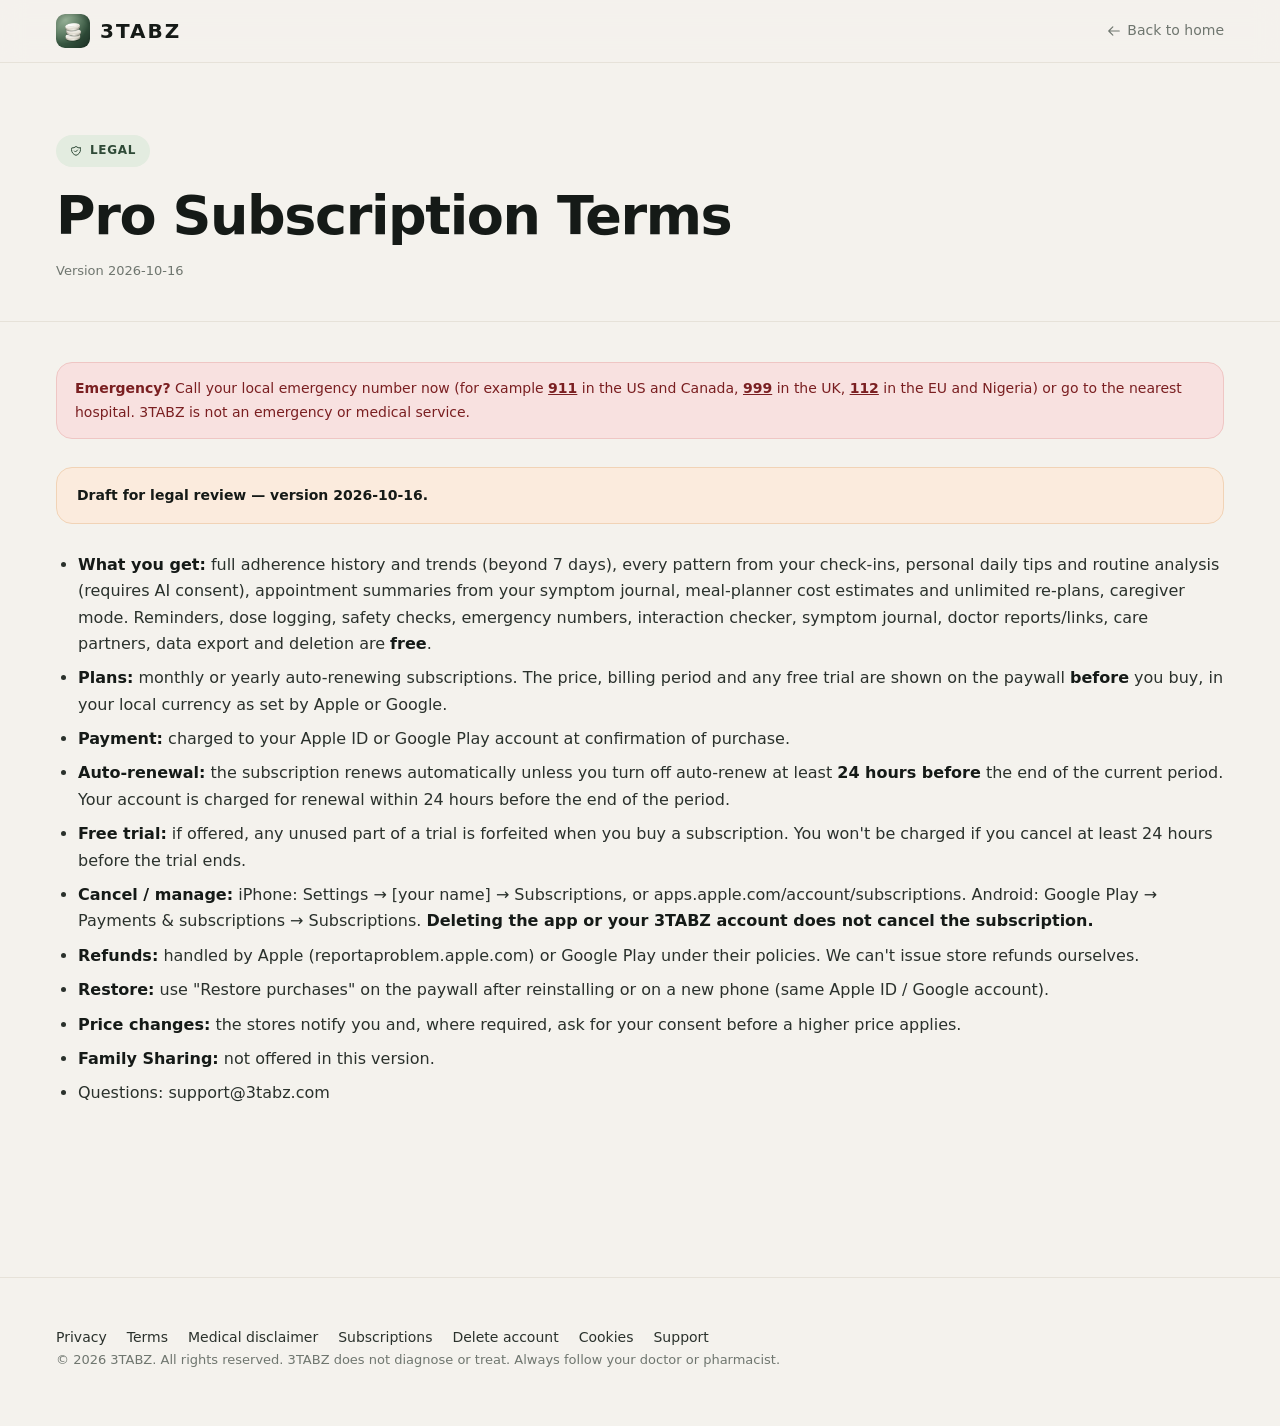
<file: subscription-terms.html>
<!DOCTYPE html>
<html lang="en">
<head>
  <meta charset="UTF-8" />
  <meta name="viewport" content="width=device-width, initial-scale=1.0" />
  <title>Subscription Terms — 3TABZ</title>
  <meta name="description" content="3TABZ Pro auto-renewal, cancellation and refunds." />
  <meta http-equiv="Content-Security-Policy" content="default-src 'self'; style-src 'self' https://fonts.googleapis.com; font-src https://fonts.gstatic.com; img-src 'self' data:; base-uri 'self'" />
  <link rel="preconnect" href="https://fonts.googleapis.com" />
  <link rel="preconnect" href="https://fonts.gstatic.com" crossorigin />
  <link rel="icon" href="/favicon.png" type="image/png" />
  <link rel="apple-touch-icon" href="/apple-touch-icon.png" />
  <link href="https://fonts.googleapis.com/css2?family=Inter:wght@400;500;600&family=Space+Grotesk:wght@500;700&display=swap" rel="stylesheet" />
  <link rel="stylesheet" href="/site.css" />
</head>
<body>
  <nav>
    <div class="container">
      <a href="/" class="nav-logo"><img src="/favicon.png" alt="" width="34" height="34" />3TABZ</a>
      <a href="/" class="nav-back"><svg fill="none" stroke="currentColor" stroke-width="2" viewBox="0 0 24 24"><path stroke-linecap="round" stroke-linejoin="round" d="M10 19l-7-7m0 0l7-7m-7 7h18"/></svg> Back to home</a>
    </div>
  </nav>

  <div class="page-hero">
    <div class="container narrow">
      <div class="page-badge"><svg fill="none" stroke="currentColor" stroke-width="2" viewBox="0 0 24 24"><path stroke-linecap="round" stroke-linejoin="round" d="M9 12l2 2 4-4m5.618-4.016A11.955 11.955 0 0112 2.944a11.955 11.955 0 01-8.618 3.04A12.02 12.02 0 003 9c0 5.591 3.824 10.29 9 11.622 5.176-1.332 9-6.03 9-11.622 0-1.042-.133-2.052-.382-3.016z"/></svg>Legal</div>
      <h1>Pro Subscription Terms</h1>
      <p class="page-meta">Version 2026-10-16</p>
    </div>
  </div>

  <div class="doc-body">
    <div class="container narrow">
<div class="alert"><strong>Emergency?</strong> Call your local emergency number now (for example <a href="tel:911">911</a> in the US and Canada, <a href="tel:999">999</a> in the UK, <a href="tel:112">112</a> in the EU and Nigeria) or go to the nearest hospital. 3TABZ is not an emergency or medical service.</div>
<div class="draft-note"><p><strong>Draft for legal review — version 2026-10-16.</strong></p></div>
<ul>
<li><strong>What you get:</strong> full adherence history and trends (beyond 7 days), every pattern from your check-ins, personal daily tips and routine analysis (requires AI consent), appointment summaries from your symptom journal, meal-planner cost estimates and unlimited re-plans, caregiver mode. Reminders, dose logging, safety checks, emergency numbers, interaction checker, symptom journal, doctor reports/links, care partners, data export and deletion are <strong>free</strong>.</li>
<li><strong>Plans:</strong> monthly or yearly auto-renewing subscriptions. The price, billing period and any free trial are shown on the paywall <strong>before</strong> you buy, in your local currency as set by Apple or Google.</li>
<li><strong>Payment:</strong> charged to your Apple ID or Google Play account at confirmation of purchase.</li>
<li><strong>Auto-renewal:</strong> the subscription renews automatically unless you turn off auto-renew at least <strong>24 hours before</strong> the end of the current period. Your account is charged for renewal within 24 hours before the end of the period.</li>
<li><strong>Free trial:</strong> if offered, any unused part of a trial is forfeited when you buy a subscription. You won't be charged if you cancel at least 24 hours before the trial ends.</li>
<li><strong>Cancel / manage:</strong> iPhone: Settings → [your name] → Subscriptions, or apps.apple.com/account/subscriptions. Android: Google Play → Payments &amp; subscriptions → Subscriptions. <strong>Deleting the app or your 3TABZ account does not cancel the subscription.</strong></li>
<li><strong>Refunds:</strong> handled by Apple (reportaproblem.apple.com) or Google Play under their policies. We can't issue store refunds ourselves.</li>
<li><strong>Restore:</strong> use "Restore purchases" on the paywall after reinstalling or on a new phone (same Apple ID / Google account).</li>
<li><strong>Price changes:</strong> the stores notify you and, where required, ask for your consent before a higher price applies.</li>
<li><strong>Family Sharing:</strong> not offered in this version.</li>
<li>Questions: support@3tabz.com</li>
</ul>
    </div>
  </div>

  <footer>
    <div class="container">
      <div class="footer-legal">
        <a href="/privacy">Privacy</a>
        <a href="/terms">Terms</a>
        <a href="/medical-disclaimer">Medical disclaimer</a>
        <a href="/subscription-terms">Subscriptions</a>
        <a href="/delete-account">Delete account</a>
        <a href="/cookies">Cookies</a>
        <a href="/support">Support</a>
      </div>
      <div class="footer-copy">© 2026 3TABZ. All rights reserved. 3TABZ does not diagnose or treat. Always follow your doctor or pharmacist.</div>
    </div>
  </footer>
</body>
</html>
</file>
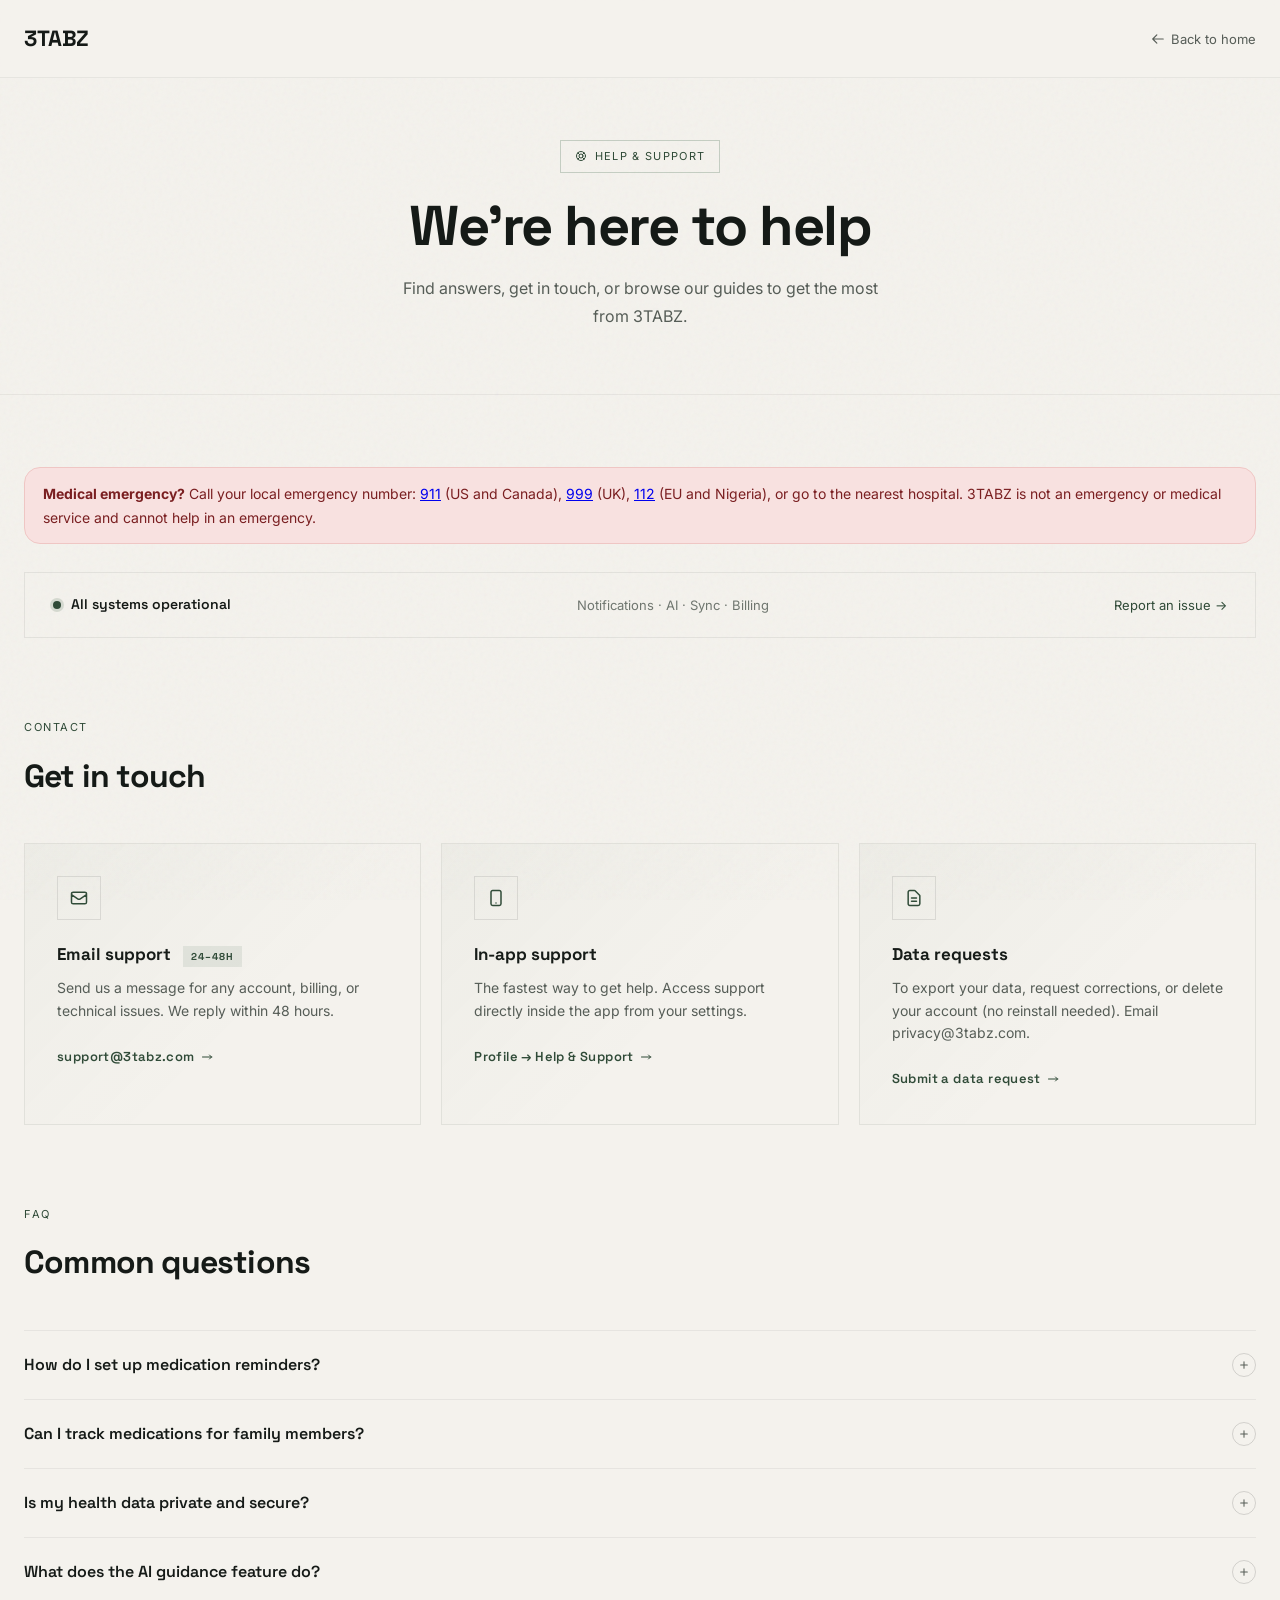
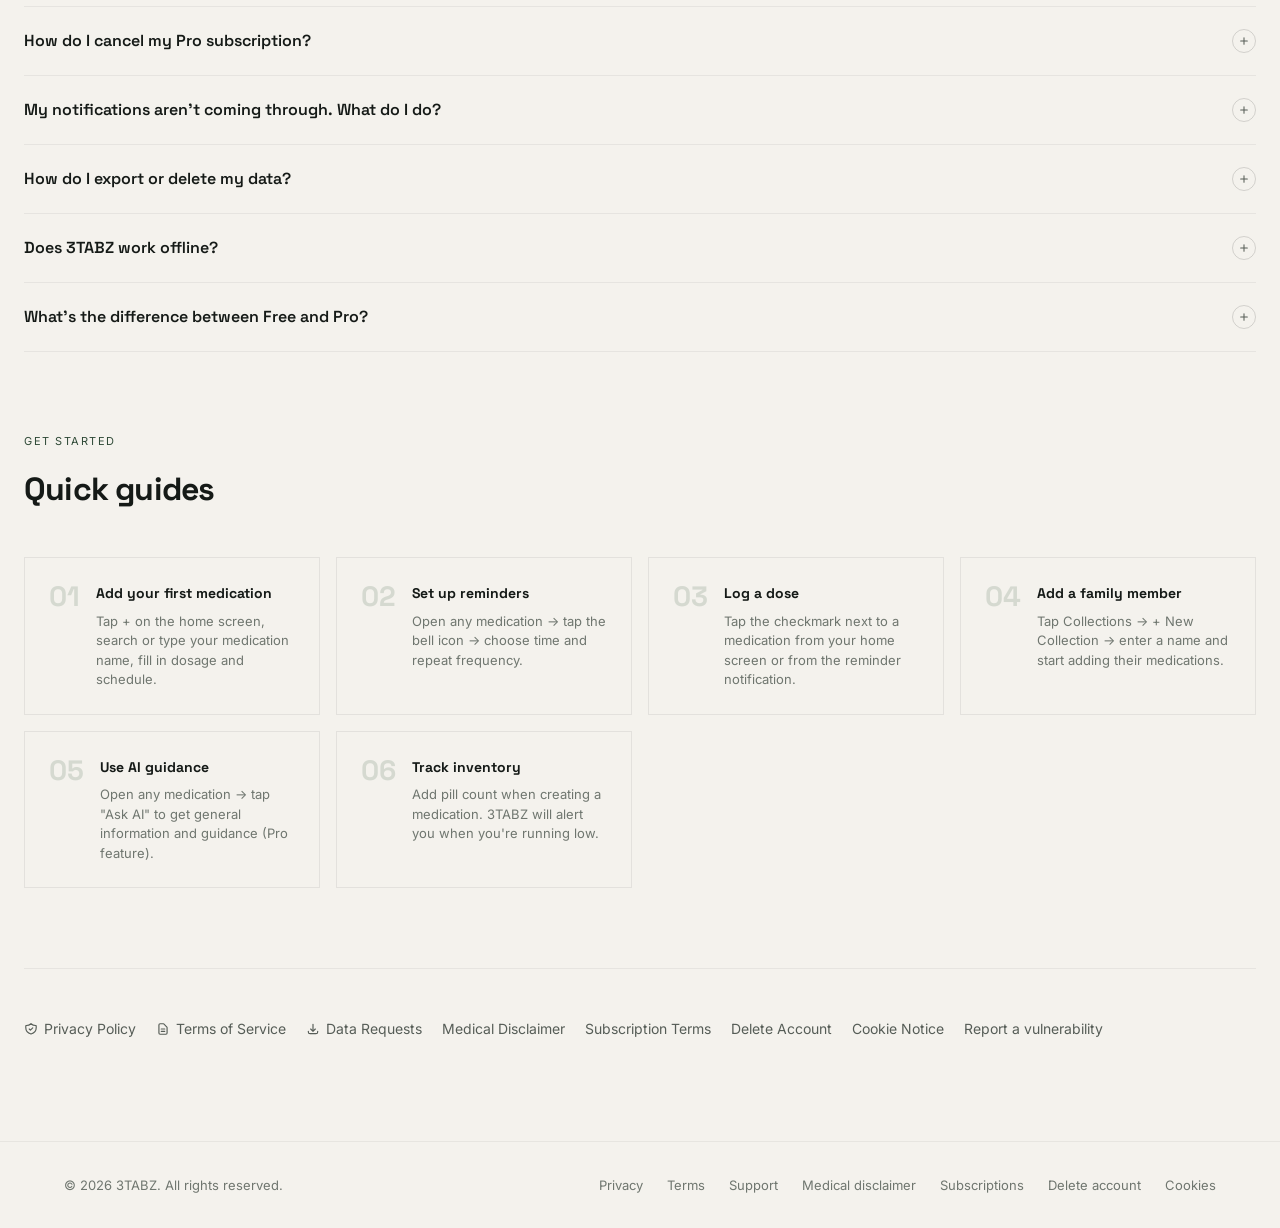
<file: support.html>
<!DOCTYPE html>
<html lang="en">
<head>
  <meta charset="UTF-8" />
  <meta name="viewport" content="width=device-width, initial-scale=1.0" />
  <title>Support — 3TABZ</title>
  <meta name="description" content="Get help with 3TABZ. FAQs, contact options, and resources for the 3TABZ medication tracking app" />
  <link rel="preconnect" href="https://fonts.googleapis.com" />
  <link rel="preconnect" href="https://fonts.gstatic.com" crossorigin />
  <link rel="icon" href="/favicon.png" type="image/png" />
  <link rel="apple-touch-icon" href="/apple-touch-icon.png" />
  <link href="https://fonts.googleapis.com/css2?family=Inter:wght@400;500;600&family=Space+Grotesk:wght@500;700&display=swap" rel="stylesheet" />
  <style>
    *, *::before, *::after { box-sizing: border-box; margin: 0; padding: 0; }
    :root {
      --black: #F4F2ED; --white: #151A17;
      --gray-100: #2A312C; --gray-200: #3E443F;
      --gray-400: #565D57; --gray-600: #6F766F;
      --accent: #2F4A37; --accent-dark: #1F3326;
      --font-display: 'Space Grotesk', sans-serif;
      --font-body: 'Inter', sans-serif;
    }
    html { scroll-behavior: smooth; }
    body { background: var(--black); color: var(--white); font-family: var(--font-body); font-weight: 400; line-height: 1.7; overflow-x: hidden; }
    body::before { content: ''; position: fixed; inset: 0; background-image: url("data:image/svg+xml,%3Csvg viewBox='0 0 256 256' xmlns='http://www.w3.org/2000/svg'%3E%3Cfilter id='noise'%3E%3CfeTurbulence type='fractalNoise' baseFrequency='0.9' numOctaves='4' stitchTiles='stitch'/%3E%3C/filter%3E%3Crect width='100%25' height='100%25' filter='url(%23noise)' opacity='0.04'/%3E%3C/svg%3E"); pointer-events: none; z-index: 0; }
    .container { max-width: 100%; margin: 0 auto; padding: 0 24px; position: relative; z-index: 1; }
    nav { position: fixed; top: 0; left: 0; right: 0; z-index: 100; padding: 20px 0; background: rgba(244,242,237,0.88); backdrop-filter: blur(12px); border-bottom: 1px solid rgba(21,26,23,0.06); }
    nav .nav-inner { max-width: 100%; margin: 0 auto; padding: 0 24px; display: flex; align-items: center; justify-content: space-between; }
    .nav-logo { font-family: var(--font-display); font-weight: 800; font-size: 22px; letter-spacing: -0.5px; color: var(--white); text-decoration: none; }
    .nav-logo span { color: var(--accent); }
    .nav-back { font-size: 13px; color: var(--gray-400); text-decoration: none; display: flex; align-items: center; gap: 6px; transition: color 0.2s; }
    .nav-back:hover { color: var(--white); }

    
    .page-hero { padding: 140px 0 64px; border-bottom: 1px solid rgba(21,26,23,0.06); margin-bottom: 72px; text-align: center; }
    .page-badge { display: inline-flex; align-items: center; gap: 8px; border: 1px solid rgba(91,122,97,0.3); padding: 6px 14px; font-size: 11px; letter-spacing: 0.12em; text-transform: uppercase; color: var(--accent); margin-bottom: 24px; }
    h1 { font-family: var(--font-display); font-weight: 800; font-size: clamp(36px, 6vw, 56px); line-height: 1.05; letter-spacing: -1.5px; margin-bottom: 20px; }
    .hero-sub { font-size: 16px; color: var(--gray-400); max-width: 480px; margin: 0 auto; }

    
    .contact-grid { display: grid; grid-template-columns: repeat(auto-fit, minmax(260px, 1fr)); gap: 20px; margin-bottom: 80px; }
    .contact-card { border: 1px solid rgba(21,26,23,0.08); padding: 32px; transition: border-color 0.2s; position: relative; overflow: hidden; }
    .contact-card::before { content: ''; position: absolute; inset: 0; background: linear-gradient(135deg, rgba(91,122,97,0.04) 0%, transparent 60%); pointer-events: none; }
    .contact-card:hover { border-color: rgba(91,122,97,0.25); }
    .contact-card-icon { width: 44px; height: 44px; border: 1px solid rgba(21,26,23,0.1); display: flex; align-items: center; justify-content: center; margin-bottom: 20px; color: var(--accent); }
    .contact-card h3 { font-family: var(--font-display); font-weight: 700; font-size: 17px; margin-bottom: 8px; }
    .contact-card p { color: var(--gray-400); font-size: 14px; margin-bottom: 20px; line-height: 1.6; }
    .contact-card a.card-link { display: inline-flex; align-items: center; gap: 6px; font-size: 13px; color: var(--accent); text-decoration: none; font-family: var(--font-display); font-weight: 600; letter-spacing: 0.03em; transition: gap 0.2s; }
    .contact-card a.card-link:hover { gap: 10px; }
    .badge-rt { display: inline-block; background: rgba(91,122,97,0.12); color: var(--accent); font-size: 10px; padding: 2px 8px; letter-spacing: 0.1em; text-transform: uppercase; margin-left: 8px; vertical-align: middle; }

    
    .section-heading { margin-bottom: 40px; }
    .section-label { font-size: 11px; letter-spacing: 0.14em; text-transform: uppercase; color: var(--accent); margin-bottom: 12px; }
    .section-heading h2 { font-family: var(--font-display); font-weight: 800; font-size: 32px; letter-spacing: -0.8px; }

    
    .faq-wrap { margin-bottom: 80px; }
    .faq-item { border-bottom: 1px solid rgba(21,26,23,0.06); }
    .faq-item:first-child { border-top: 1px solid rgba(21,26,23,0.06); }
    .faq-btn { width: 100%; background: none; border: none; padding: 22px 0; display: flex; align-items: center; justify-content: space-between; gap: 16px; cursor: pointer; text-align: left; }
    .faq-q { font-family: var(--font-display); font-weight: 600; font-size: 16px; color: var(--white); }
    .faq-icon { width: 24px; height: 24px; border: 1px solid rgba(21,26,23,0.15); border-radius: 50%; flex-shrink: 0; display: flex; align-items: center; justify-content: center; color: var(--gray-400); transition: all 0.2s; }
    .faq-item.open .faq-icon { background: var(--accent); border-color: var(--accent); color: var(--black); transform: rotate(45deg); }
    .faq-body { max-height: 0; overflow: hidden; transition: max-height 0.35s ease, padding 0.2s; }
    .faq-item.open .faq-body { max-height: 400px; }
    .faq-body p { color: var(--gray-400); font-size: 15px; padding-bottom: 22px; line-height: 1.7; }
    .faq-body a { color: var(--accent); }

    
    .guides-grid { display: grid; grid-template-columns: repeat(auto-fill, minmax(260px, 1fr)); gap: 16px; margin-bottom: 80px; }
    .guide-card { border: 1px solid rgba(21,26,23,0.07); padding: 24px; display: flex; gap: 16px; align-items: flex-start; transition: border-color 0.2s, background 0.2s; }
    .guide-card:hover { border-color: rgba(21,26,23,0.15); background: rgba(21,26,23,0.02); }
    .guide-num { font-family: var(--font-display); font-weight: 800; font-size: 28px; color: rgba(91,122,97,0.2); line-height: 1; flex-shrink: 0; }
    .guide-card h4 { font-family: var(--font-display); font-weight: 700; font-size: 14px; margin-bottom: 6px; color: var(--white); }
    .guide-card p { font-size: 13px; color: var(--gray-600); line-height: 1.5; }

    
    .status-bar { border: 1px solid rgba(21,26,23,0.07); padding: 20px 28px; display: flex; align-items: center; justify-content: space-between; margin-bottom: 80px; flex-wrap: wrap; gap: 16px; }
    .status-dot { width: 8px; height: 8px; border-radius: 50%; background: var(--accent); flex-shrink: 0; box-shadow: 0 0 0 3px rgba(91,122,97,0.2); animation: pulse 2s infinite; }
    @keyframes pulse { 0%, 100% { box-shadow: 0 0 0 3px rgba(91,122,97,0.2); } 50% { box-shadow: 0 0 0 6px rgba(91,122,97,0.05); } }
    .status-label { display: flex; align-items: center; gap: 10px; font-size: 14px; color: var(--white); font-family: var(--font-display); font-weight: 600; }
    .status-sub { font-size: 13px; color: var(--gray-600); }
    .status-link { font-size: 13px; color: var(--accent); text-decoration: none; }

    footer { border-top: 1px solid rgba(21,26,23,0.06); padding: 32px 0; }
    .footer-inner { max-width: 1200px; margin: 0 auto; padding: 0 24px; display: flex; justify-content: space-between; align-items: center; flex-wrap: wrap; gap: 12px; }
    .footer-copy { font-size: 13px; color: var(--gray-600); }
    .footer-legal { display: flex; gap: 24px; }
    .footer-legal a { font-size: 13px; color: var(--gray-600); text-decoration: none; transition: color 0.2s; }
    .footer-legal a:hover { color: var(--white); }
    @media (max-width: 600px) { .contact-grid { grid-template-columns: 1fr; } .footer-inner { flex-direction: column; text-align: center; } }
  </style>
</head>
<body>

  <nav>
    <div class="nav-inner">
      <a href="/" class="nav-logo">3TABZ</a>
      <a href="/" class="nav-back">
        <svg width="14" height="14" fill="none" stroke="currentColor" stroke-width="2" viewBox="0 0 24 24"><path stroke-linecap="round" stroke-linejoin="round" d="M10 19l-7-7m0 0l7-7m-7 7h18"/></svg>
        Back to home
      </a>
    </div>
  </nav>

  <div class="page-hero">
    <div class="container">
      <div class="page-badge">
        <svg width="12" height="12" fill="none" stroke="currentColor" stroke-width="2" viewBox="0 0 24 24"><path stroke-linecap="round" stroke-linejoin="round" d="M18.364 5.636l-3.536 3.536m0 5.656l3.536 3.536M9.172 9.172L5.636 5.636m3.536 9.192l-3.536 3.536M21 12a9 9 0 11-18 0 9 9 0 0118 0zm-5 0a4 4 0 11-8 0 4 4 0 018 0z"/></svg>
        Help & Support
      </div>
      <h1>We're here to help</h1>
      <p class="hero-sub">Find answers, get in touch, or browse our guides to get the most from 3TABZ.</p>
    </div>
  </div>

  <div style="position:relative;z-index:1;padding-bottom:100px;">
    <div class="container">

      <div style="border:1px solid #EFC6C4;background:#F8E1E0;border-radius:16px;padding:14px 18px;margin-bottom:28px;font-size:14px;color:#7A1F21;">
        <strong>Medical emergency?</strong> Call your local emergency number: <a href="tel:911">911</a> (US and Canada), <a href="tel:999">999</a> (UK), <a href="tel:112">112</a> (EU and Nigeria), or go to the nearest hospital. 3TABZ is not an emergency or medical service and cannot help in an emergency.
      </div>

      <div class="status-bar">
        <div class="status-label">
          <div class="status-dot"></div>
          All systems operational
        </div>
        <div class="status-sub">Notifications · AI · Sync · Billing</div>
        <a href="mailto:support@3tabz.com" class="status-link">Report an issue →</a>
      </div>

      <div class="section-heading">
        <div class="section-label">Contact</div>
        <h2>Get in touch</h2>
      </div>
      <div class="contact-grid">
        <div class="contact-card">
          <div class="contact-card-icon">
            <svg width="20" height="20" fill="none" stroke="currentColor" stroke-width="1.8" viewBox="0 0 24 24"><path stroke-linecap="round" stroke-linejoin="round" d="M3 8l7.89 5.26a2 2 0 002.22 0L21 8M5 19h14a2 2 0 002-2V7a2 2 0 00-2-2H5a2 2 0 00-2 2v10a2 2 0 002 2z"/></svg>
          </div>
          <h3>Email support <span class="badge-rt">24–48h</span></h3>
          <p>Send us a message for any account, billing, or technical issues. We reply within 48 hours.</p>
          <a href="mailto:support@3tabz.com" class="card-link">
            support@3tabz.com
            <svg width="12" height="12" fill="none" stroke="currentColor" stroke-width="2" viewBox="0 0 24 24"><path stroke-linecap="round" stroke-linejoin="round" d="M17 8l4 4m0 0l-4 4m4-4H3"/></svg>
          </a>
        </div>
        <div class="contact-card">
          <div class="contact-card-icon">
            <svg width="20" height="20" fill="none" stroke="currentColor" stroke-width="1.8" viewBox="0 0 24 24"><path stroke-linecap="round" stroke-linejoin="round" d="M12 18h.01M8 21h8a2 2 0 002-2V5a2 2 0 00-2-2H8a2 2 0 00-2 2v14a2 2 0 002 2z"/></svg>
          </div>
          <h3>In-app support</h3>
          <p>The fastest way to get help. Access support directly inside the app from your settings.</p>
          <a href="#" class="card-link">
            Profile → Help & Support
            <svg width="12" height="12" fill="none" stroke="currentColor" stroke-width="2" viewBox="0 0 24 24"><path stroke-linecap="round" stroke-linejoin="round" d="M17 8l4 4m0 0l-4 4m4-4H3"/></svg>
          </a>
        </div>
        <div class="contact-card">
          <div class="contact-card-icon">
            <svg width="20" height="20" fill="none" stroke="currentColor" stroke-width="1.8" viewBox="0 0 24 24"><path stroke-linecap="round" stroke-linejoin="round" d="M9 12h6m-6 4h6m2 5H7a2 2 0 01-2-2V5a2 2 0 012-2h5.586a1 1 0 01.707.293l5.414 5.414a1 1 0 01.293.707V19a2 2 0 01-2 2z"/></svg>
          </div>
          <h3>Data requests</h3>
          <p>To export your data, request corrections, or delete your account (no reinstall needed). Email privacy@3tabz.com.</p>
          <a href="mailto:privacy@3tabz.com?subject=Data%20Request" class="card-link">
            Submit a data request
            <svg width="12" height="12" fill="none" stroke="currentColor" stroke-width="2" viewBox="0 0 24 24"><path stroke-linecap="round" stroke-linejoin="round" d="M17 8l4 4m0 0l-4 4m4-4H3"/></svg>
          </a>
        </div>
      </div>

      <div class="section-heading">
        <div class="section-label">FAQ</div>
        <h2>Common questions</h2>
      </div>
      <div class="faq-wrap">

        <div class="faq-item">
          <button class="faq-btn" onclick="toggleFaq(this)">
            <span class="faq-q">How do I set up medication reminders?</span>
            <span class="faq-icon"><svg width="10" height="10" fill="none" stroke="currentColor" stroke-width="2.5" viewBox="0 0 24 24"><path stroke-linecap="round" stroke-linejoin="round" d="M12 4v16m8-8H4"/></svg></span>
          </button>
          <div class="faq-body"><p>Open the app, navigate to a medication in your collection, tap on it to view details, then tap "Add Reminder." You can set one-time or recurring reminders. Make sure notifications are enabled in your device's settings for 3TABZ.</p></div>
        </div>

        <div class="faq-item">
          <button class="faq-btn" onclick="toggleFaq(this)">
            <span class="faq-q">Can I track medications for family members?</span>
            <span class="faq-icon"><svg width="10" height="10" fill="none" stroke="currentColor" stroke-width="2.5" viewBox="0 0 24 24"><path stroke-linecap="round" stroke-linejoin="round" d="M12 4v16m8-8H4"/></svg></span>
          </button>
          <div class="faq-body"><p>Yes. 3TABZ supports multiple collections within a single account. You can create a separate collection for each family member — for example, "Mum's medications" or "John's prescriptions." Each collection is managed independently with its own schedules and reminders.</p></div>
        </div>

        <div class="faq-item">
          <button class="faq-btn" onclick="toggleFaq(this)">
            <span class="faq-q">Is my health data private and secure?</span>
            <span class="faq-icon"><svg width="10" height="10" fill="none" stroke="currentColor" stroke-width="2.5" viewBox="0 0 24 24"><path stroke-linecap="round" stroke-linejoin="round" d="M12 4v16m8-8H4"/></svg></span>
          </button>
          <div class="faq-body"><p>Your health data is encrypted in transit and protected at rest. We never sell your data and never use it for advertising. You can export or permanently delete your data at any time from Profile → Privacy &amp; Data. Read our full <a href="/privacy">Privacy Policy</a> for details.</p></div>
        </div>

        <div class="faq-item">
          <button class="faq-btn" onclick="toggleFaq(this)">
            <span class="faq-q">What does the AI guidance feature do?</span>
            <span class="faq-icon"><svg width="10" height="10" fill="none" stroke="currentColor" stroke-width="2.5" viewBox="0 0 24 24"><path stroke-linecap="round" stroke-linejoin="round" d="M12 4v16m8-8H4"/></svg></span>
          </button>
          <div class="faq-body"><p>AI features are optional and <strong>off</strong> unless you turn them on and give consent. When on, only the minimum de-identified details needed are sent to our AI provider. 3TABZ does not use AI to diagnose: the Symptom Journal records your symptoms, checks for warning signs using fixed safety rules, and suggests questions for your clinician. AI can tidy your own notes into an appointment summary (Pro). It is for information only and is not a substitute for advice from your doctor or pharmacist. AI features need an internet connection.</p></div>
        </div>

        <div class="faq-item">
          <button class="faq-btn" onclick="toggleFaq(this)">
            <span class="faq-q">How do I cancel my Pro subscription?</span>
            <span class="faq-icon"><svg width="10" height="10" fill="none" stroke="currentColor" stroke-width="2.5" viewBox="0 0 24 24"><path stroke-linecap="round" stroke-linejoin="round" d="M12 4v16m8-8H4"/></svg></span>
          </button>
          <div class="faq-body"><p>Subscriptions are managed through your App Store (iOS) or Google Play (Android) account — not through 3TABZ directly. To cancel: on iPhone, go to Settings → [Your Name] → Subscriptions → 3TABZ → Cancel. On Android, open Google Play → Payments &amp; subscriptions → Subscriptions → 3TABZ → Cancel. Cancel at least 24 hours before renewal to avoid being charged. Deleting the app or your 3TABZ account does <strong>not</strong> cancel a subscription. On a new phone, open the paywall and tap <strong>Restore purchases</strong>. Refunds are handled by Apple or Google. See the <a href="/subscription-terms">Subscription Terms</a>.</p></div>
        </div>

        <div class="faq-item">
          <button class="faq-btn" onclick="toggleFaq(this)">
            <span class="faq-q">My notifications aren't coming through. What do I do?</span>
            <span class="faq-icon"><svg width="10" height="10" fill="none" stroke="currentColor" stroke-width="2.5" viewBox="0 0 24 24"><path stroke-linecap="round" stroke-linejoin="round" d="M12 4v16m8-8H4"/></svg></span>
          </button>
          <div class="faq-body"><p>Open 3TABZ → Profile → <strong>Reminder reliability check</strong>. It shows whether notifications are allowed, how many reminders are set on your phone, and the exact settings to change on Tecno, Infinix, itel, Samsung, Xiaomi, Oppo, Vivo and Huawei phones. Tap <strong>Send a test reminder</strong> to confirm it works. Reminders are scheduled on your phone, so they arrive even without data, but phone battery-saver settings can block them. On iPhone, also check that Focus or Do Not Disturb isn't silencing 3TABZ. If the problem persists, contact us at support@3tabz.com.</p></div>
        </div>

        <div class="faq-item">
          <button class="faq-btn" onclick="toggleFaq(this)">
            <span class="faq-q">How do I export or delete my data?</span>
            <span class="faq-icon"><svg width="10" height="10" fill="none" stroke="currentColor" stroke-width="2.5" viewBox="0 0 24 24"><path stroke-linecap="round" stroke-linejoin="round" d="M12 4v16m8-8H4"/></svg></span>
          </button>
          <div class="faq-body"><p>In the app: go to Profile → Privacy &amp; Data. Tap "Export my data" to get a full copy of your data, or "Delete my account" to start permanent deletion (you have a 30-day grace period to change your mind). No app? Email privacy@3tabz.com from your account email, or see <a href="/delete-account">Delete your account</a>.</p></div>
        </div>

        <div class="faq-item">
          <button class="faq-btn" onclick="toggleFaq(this)">
            <span class="faq-q">Does 3TABZ work offline?</span>
            <span class="faq-icon"><svg width="10" height="10" fill="none" stroke="currentColor" stroke-width="2.5" viewBox="0 0 24 24"><path stroke-linecap="round" stroke-linejoin="round" d="M12 4v16m8-8H4"/></svg></span>
          </button>
          <div class="faq-body"><p>Yes — core features like viewing your medications, logging doses, and setting reminders work offline. Actions taken offline are queued and automatically synced when your connection is restored. AI guidance features require an internet connection.</p></div>
        </div>

        <div class="faq-item">
          <button class="faq-btn" onclick="toggleFaq(this)">
            <span class="faq-q">What's the difference between Free and Pro?</span>
            <span class="faq-icon"><svg width="10" height="10" fill="none" stroke="currentColor" stroke-width="2.5" viewBox="0 0 24 24"><path stroke-linecap="round" stroke-linejoin="round" d="M12 4v16m8-8H4"/></svg></span>
          </button>
          <div class="faq-body"><p>Reminders, dose logging, safety checks with emergency numbers, the interaction checker, symptom journal, doctor reports and secure share links, care partners, and data export/deletion are <strong>free</strong>. <strong>Pro</strong> adds full history and trends beyond 7 days, every pattern from your check-ins, personal daily tips, appointment summaries, meal-planner cost estimates with unlimited re-plans, and caregiver mode. Prices are shown in the app before you subscribe. See the <a href="/subscription-terms">Subscription Terms</a>.</p></div>
        </div>

      </div>

      <div class="section-heading">
        <div class="section-label">Get started</div>
        <h2>Quick guides</h2>
      </div>
      <div class="guides-grid">
        <div class="guide-card">
          <div class="guide-num">01</div>
          <div>
            <h4>Add your first medication</h4>
            <p>Tap + on the home screen, search or type your medication name, fill in dosage and schedule.</p>
          </div>
        </div>
        <div class="guide-card">
          <div class="guide-num">02</div>
          <div>
            <h4>Set up reminders</h4>
            <p>Open any medication → tap the bell icon → choose time and repeat frequency.</p>
          </div>
        </div>
        <div class="guide-card">
          <div class="guide-num">03</div>
          <div>
            <h4>Log a dose</h4>
            <p>Tap the checkmark next to a medication from your home screen or from the reminder notification.</p>
          </div>
        </div>
        <div class="guide-card">
          <div class="guide-num">04</div>
          <div>
            <h4>Add a family member</h4>
            <p>Tap Collections → + New Collection → enter a name and start adding their medications.</p>
          </div>
        </div>
        <div class="guide-card">
          <div class="guide-num">05</div>
          <div>
            <h4>Use AI guidance</h4>
            <p>Open any medication → tap "Ask AI" to get general information and guidance (Pro feature).</p>
          </div>
        </div>
        <div class="guide-card">
          <div class="guide-num">06</div>
          <div>
            <h4>Track inventory</h4>
            <p>Add pill count when creating a medication. 3TABZ will alert you when you're running low.</p>
          </div>
        </div>
      </div>

      <div style="border-top: 1px solid rgba(21,26,23,0.06); padding-top: 48px; display: flex; gap: 20px; flex-wrap: wrap;">
        <a href="/privacy" style="font-size:14px; color:var(--gray-400); text-decoration:none; display:flex; align-items:center; gap:6px; transition:color 0.2s;" onmouseover="this.style.color='var(--white)'" onmouseout="this.style.color='var(--gray-400)'">
          <svg width="14" height="14" fill="none" stroke="currentColor" stroke-width="2" viewBox="0 0 24 24"><path stroke-linecap="round" stroke-linejoin="round" d="M9 12l2 2 4-4m5.618-4.016A11.955 11.955 0 0112 2.944a11.955 11.955 0 01-8.618 3.04A12.02 12.02 0 003 9c0 5.591 3.824 10.29 9 11.622 5.176-1.332 9-6.03 9-11.622 0-1.042-.133-2.052-.382-3.016z"/></svg>
          Privacy Policy
        </a>
        <a href="/terms" style="font-size:14px; color:var(--gray-400); text-decoration:none; display:flex; align-items:center; gap:6px; transition:color 0.2s;" onmouseover="this.style.color='var(--white)'" onmouseout="this.style.color='var(--gray-400)'">
          <svg width="14" height="14" fill="none" stroke="currentColor" stroke-width="2" viewBox="0 0 24 24"><path stroke-linecap="round" stroke-linejoin="round" d="M9 12h6m-6 4h6m2 5H7a2 2 0 01-2-2V5a2 2 0 012-2h5.586a1 1 0 01.707.293l5.414 5.414a1 1 0 01.293.707V19a2 2 0 01-2 2z"/></svg>
          Terms of Service
        </a>
        <a href="mailto:privacy@3tabz.com?subject=Data%20Request" style="font-size:14px; color:var(--gray-400); text-decoration:none; display:flex; align-items:center; gap:6px; transition:color 0.2s;" onmouseover="this.style.color='var(--white)'" onmouseout="this.style.color='var(--gray-400)'">
          <svg width="14" height="14" fill="none" stroke="currentColor" stroke-width="2" viewBox="0 0 24 24"><path stroke-linecap="round" stroke-linejoin="round" d="M4 16v1a3 3 0 003 3h10a3 3 0 003-3v-1m-4-4l-4 4m0 0l-4-4m4 4V4"/></svg>
          Data Requests
        </a>
        <a href="/medical-disclaimer" style="font-size:14px; color:var(--gray-400); text-decoration:none; display:flex; align-items:center; gap:6px; transition:color 0.2s;" onmouseover="this.style.color='var(--white)'" onmouseout="this.style.color='var(--gray-400)'">Medical Disclaimer</a>
        <a href="/subscription-terms" style="font-size:14px; color:var(--gray-400); text-decoration:none; display:flex; align-items:center; gap:6px; transition:color 0.2s;" onmouseover="this.style.color='var(--white)'" onmouseout="this.style.color='var(--gray-400)'">Subscription Terms</a>
        <a href="/delete-account" style="font-size:14px; color:var(--gray-400); text-decoration:none; display:flex; align-items:center; gap:6px; transition:color 0.2s;" onmouseover="this.style.color='var(--white)'" onmouseout="this.style.color='var(--gray-400)'">Delete Account</a>
        <a href="/cookies" style="font-size:14px; color:var(--gray-400); text-decoration:none; display:flex; align-items:center; gap:6px; transition:color 0.2s;" onmouseover="this.style.color='var(--white)'" onmouseout="this.style.color='var(--gray-400)'">Cookie Notice</a>
        <a href="mailto:security@3tabz.com" style="font-size:14px; color:var(--gray-400); text-decoration:none; display:flex; align-items:center; gap:6px; transition:color 0.2s;" onmouseover="this.style.color='var(--white)'" onmouseout="this.style.color='var(--gray-400)'">Report a vulnerability</a>
      </div>

    </div>
  </div>

  <footer>
    <div class="footer-inner">
      <div class="footer-copy">© 2026 3TABZ. All rights reserved.</div>
      <div class="footer-legal">
        <a href="/privacy">Privacy</a>
        <a href="/terms">Terms</a>
        <a href="/support">Support</a>
        <a href="/medical-disclaimer">Medical disclaimer</a>
        <a href="/subscription-terms">Subscriptions</a>
        <a href="/delete-account">Delete account</a>
        <a href="/cookies">Cookies</a>
      </div>
    </div>
  </footer>

  <script src="/support.js" defer></script>
</body>
</html>
</file>
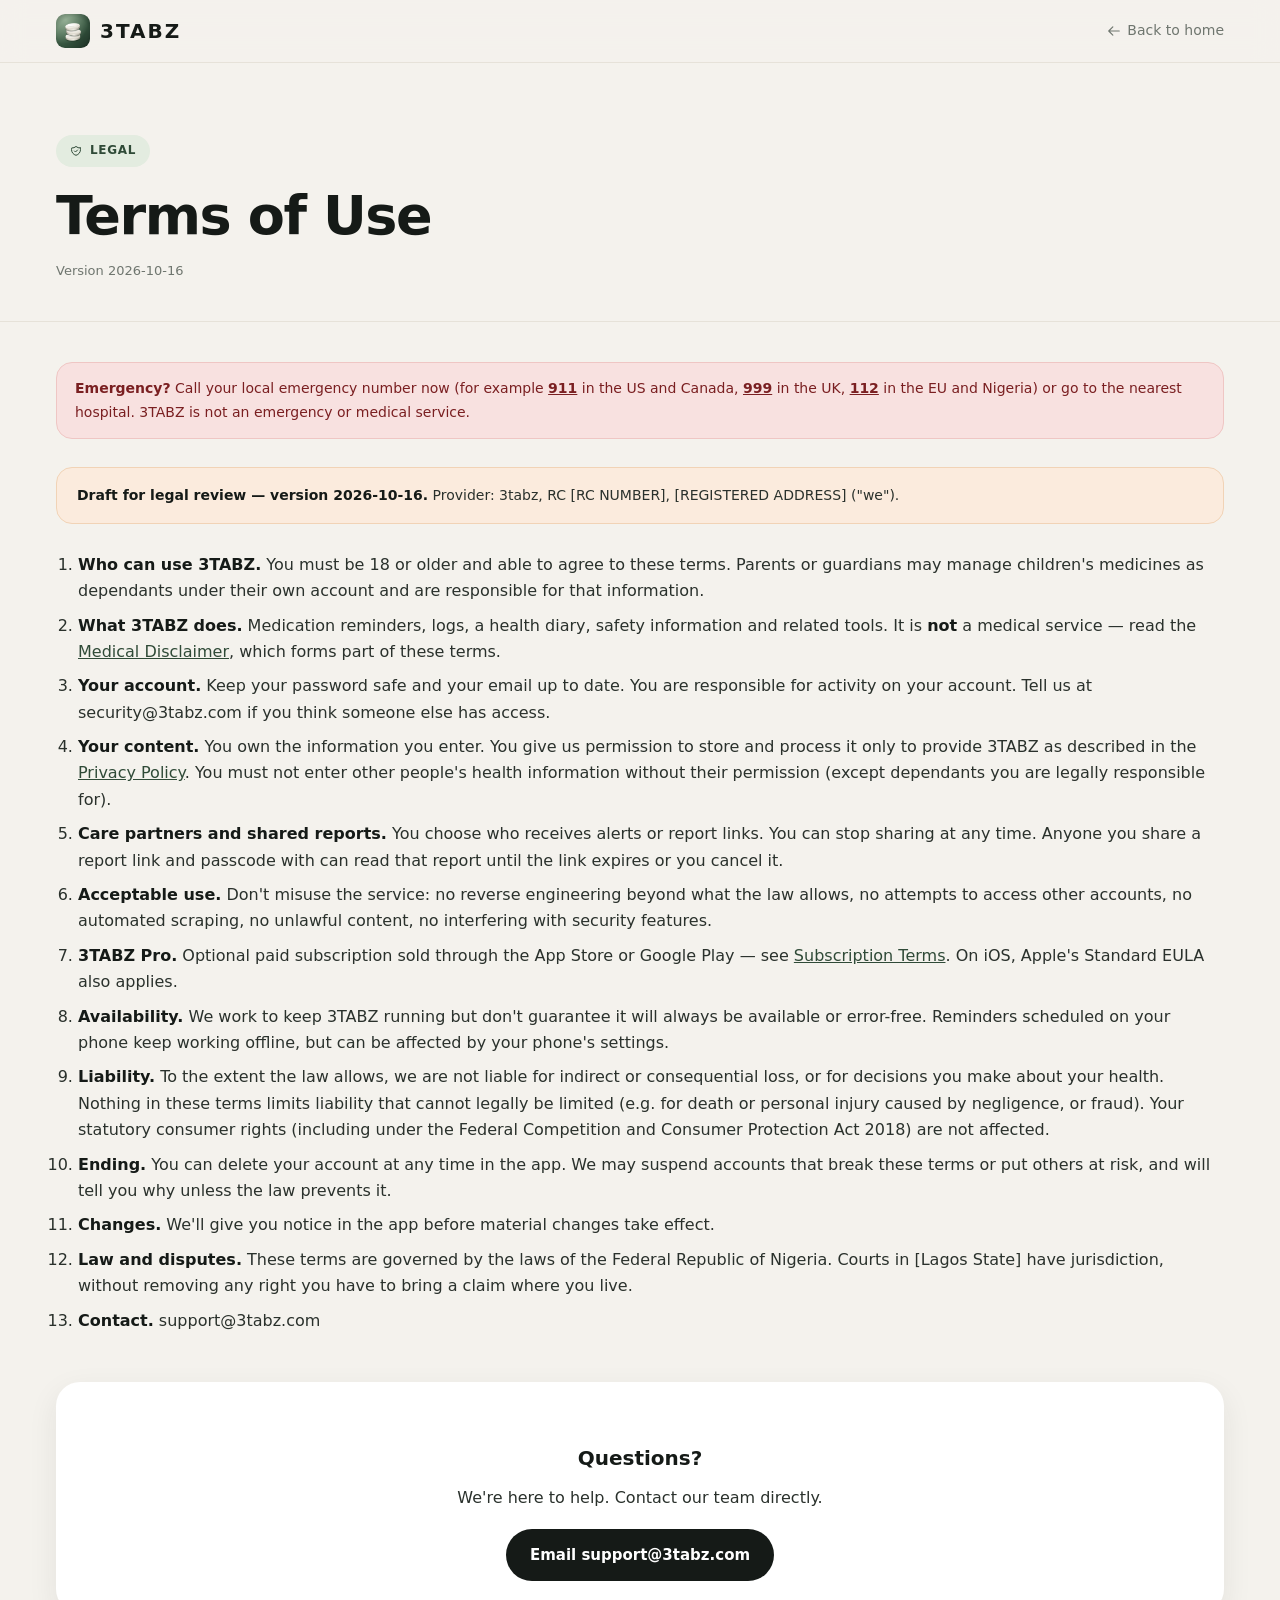
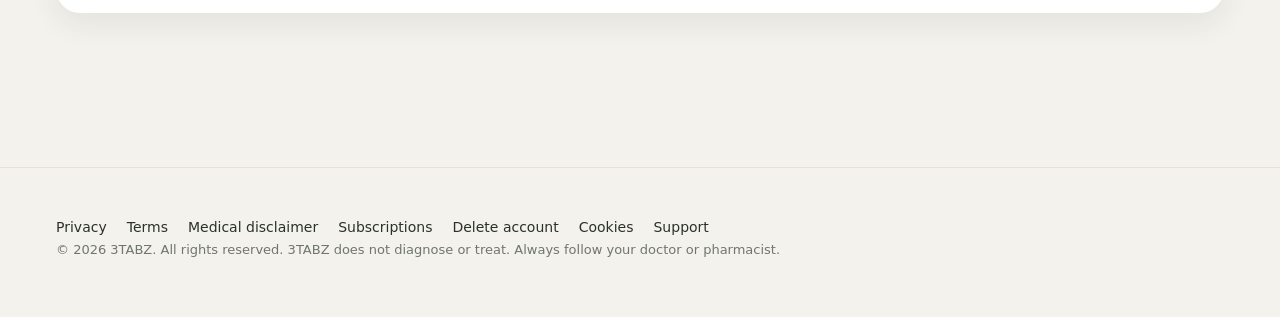
<file: terms.html>
<!DOCTYPE html>
<html lang="en">
<head>
  <meta charset="UTF-8" />
  <meta name="viewport" content="width=device-width, initial-scale=1.0" />
  <title>Terms of Use — 3TABZ</title>
  <meta name="description" content="3TABZ Terms of Use." />
  <meta http-equiv="Content-Security-Policy" content="default-src 'self'; style-src 'self' https://fonts.googleapis.com; font-src https://fonts.gstatic.com; img-src 'self' data:; base-uri 'self'" />
  <link rel="preconnect" href="https://fonts.googleapis.com" />
  <link rel="preconnect" href="https://fonts.gstatic.com" crossorigin />
  <link rel="icon" href="/favicon.png" type="image/png" />
  <link rel="apple-touch-icon" href="/apple-touch-icon.png" />
  <link href="https://fonts.googleapis.com/css2?family=Inter:wght@400;500;600&family=Space+Grotesk:wght@500;700&display=swap" rel="stylesheet" />
  <link rel="stylesheet" href="/site.css" />
</head>
<body>
  <nav>
    <div class="container">
      <a href="/" class="nav-logo"><img src="/favicon.png" alt="" width="34" height="34" />3TABZ</a>
      <a href="/" class="nav-back"><svg fill="none" stroke="currentColor" stroke-width="2" viewBox="0 0 24 24"><path stroke-linecap="round" stroke-linejoin="round" d="M10 19l-7-7m0 0l7-7m-7 7h18"/></svg> Back to home</a>
    </div>
  </nav>

  <div class="page-hero">
    <div class="container narrow">
      <div class="page-badge"><svg fill="none" stroke="currentColor" stroke-width="2" viewBox="0 0 24 24"><path stroke-linecap="round" stroke-linejoin="round" d="M9 12l2 2 4-4m5.618-4.016A11.955 11.955 0 0112 2.944a11.955 11.955 0 01-8.618 3.04A12.02 12.02 0 003 9c0 5.591 3.824 10.29 9 11.622 5.176-1.332 9-6.03 9-11.622 0-1.042-.133-2.052-.382-3.016z"/></svg>Legal</div>
      <h1>Terms of Use</h1>
      <p class="page-meta">Version 2026-10-16</p>
    </div>
  </div>

  <div class="doc-body">
    <div class="container narrow">
<div class="alert"><strong>Emergency?</strong> Call your local emergency number now (for example <a href="tel:911">911</a> in the US and Canada, <a href="tel:999">999</a> in the UK, <a href="tel:112">112</a> in the EU and Nigeria) or go to the nearest hospital. 3TABZ is not an emergency or medical service.</div>
<div class="draft-note"><p><strong>Draft for legal review — version 2026-10-16.</strong> Provider: 3tabz, RC [RC NUMBER], [REGISTERED ADDRESS] ("we").</p></div>
<ol>
<li><strong>Who can use 3TABZ.</strong> You must be 18 or older and able to agree to these terms. Parents or guardians may manage children's medicines as dependants under their own account and are responsible for that information.</li>
<li><strong>What 3TABZ does.</strong> Medication reminders, logs, a health diary, safety information and related tools. It is <strong>not</strong> a medical service — read the <a href="https://3tabz.com/medical-disclaimer">Medical Disclaimer</a>, which forms part of these terms.</li>
<li><strong>Your account.</strong> Keep your password safe and your email up to date. You are responsible for activity on your account. Tell us at security@3tabz.com if you think someone else has access.</li>
<li><strong>Your content.</strong> You own the information you enter. You give us permission to store and process it only to provide 3TABZ as described in the <a href="https://3tabz.com/privacy">Privacy Policy</a>. You must not enter other people's health information without their permission (except dependants you are legally responsible for).</li>
<li><strong>Care partners and shared reports.</strong> You choose who receives alerts or report links. You can stop sharing at any time. Anyone you share a report link and passcode with can read that report until the link expires or you cancel it.</li>
<li><strong>Acceptable use.</strong> Don't misuse the service: no reverse engineering beyond what the law allows, no attempts to access other accounts, no automated scraping, no unlawful content, no interfering with security features.</li>
<li><strong>3TABZ Pro.</strong> Optional paid subscription sold through the App Store or Google Play — see <a href="https://3tabz.com/subscription-terms">Subscription Terms</a>. On iOS, Apple's Standard EULA also applies.</li>
<li><strong>Availability.</strong> We work to keep 3TABZ running but don't guarantee it will always be available or error-free. Reminders scheduled on your phone keep working offline, but can be affected by your phone's settings.</li>
<li><strong>Liability.</strong> To the extent the law allows, we are not liable for indirect or consequential loss, or for decisions you make about your health. Nothing in these terms limits liability that cannot legally be limited (e.g. for death or personal injury caused by negligence, or fraud). Your statutory consumer rights (including under the Federal Competition and Consumer Protection Act 2018) are not affected.</li>
<li><strong>Ending.</strong> You can delete your account at any time in the app. We may suspend accounts that break these terms or put others at risk, and will tell you why unless the law prevents it.</li>
<li><strong>Changes.</strong> We'll give you notice in the app before material changes take effect.</li>
<li><strong>Law and disputes.</strong> These terms are governed by the laws of the Federal Republic of Nigeria. Courts in [Lagos State] have jurisdiction, without removing any right you have to bring a claim where you live.</li>
<li><strong>Contact.</strong> support@3tabz.com</li>
</ol>
      <div class="contact-cta">
        <h3>Questions?</h3>
        <p>We're here to help. Contact our team directly.</p>
        <a href="mailto:support@3tabz.com" class="btn">Email support@3tabz.com</a>
      </div>
    </div>
  </div>

  <footer>
    <div class="container">
      <div class="footer-legal">
        <a href="/privacy">Privacy</a>
        <a href="/terms">Terms</a>
        <a href="/medical-disclaimer">Medical disclaimer</a>
        <a href="/subscription-terms">Subscriptions</a>
        <a href="/delete-account">Delete account</a>
        <a href="/cookies">Cookies</a>
        <a href="/support">Support</a>
      </div>
      <div class="footer-copy">© 2026 3TABZ. All rights reserved. 3TABZ does not diagnose or treat. Always follow your doctor or pharmacist.</div>
    </div>
  </footer>
</body>
</html>
</file>
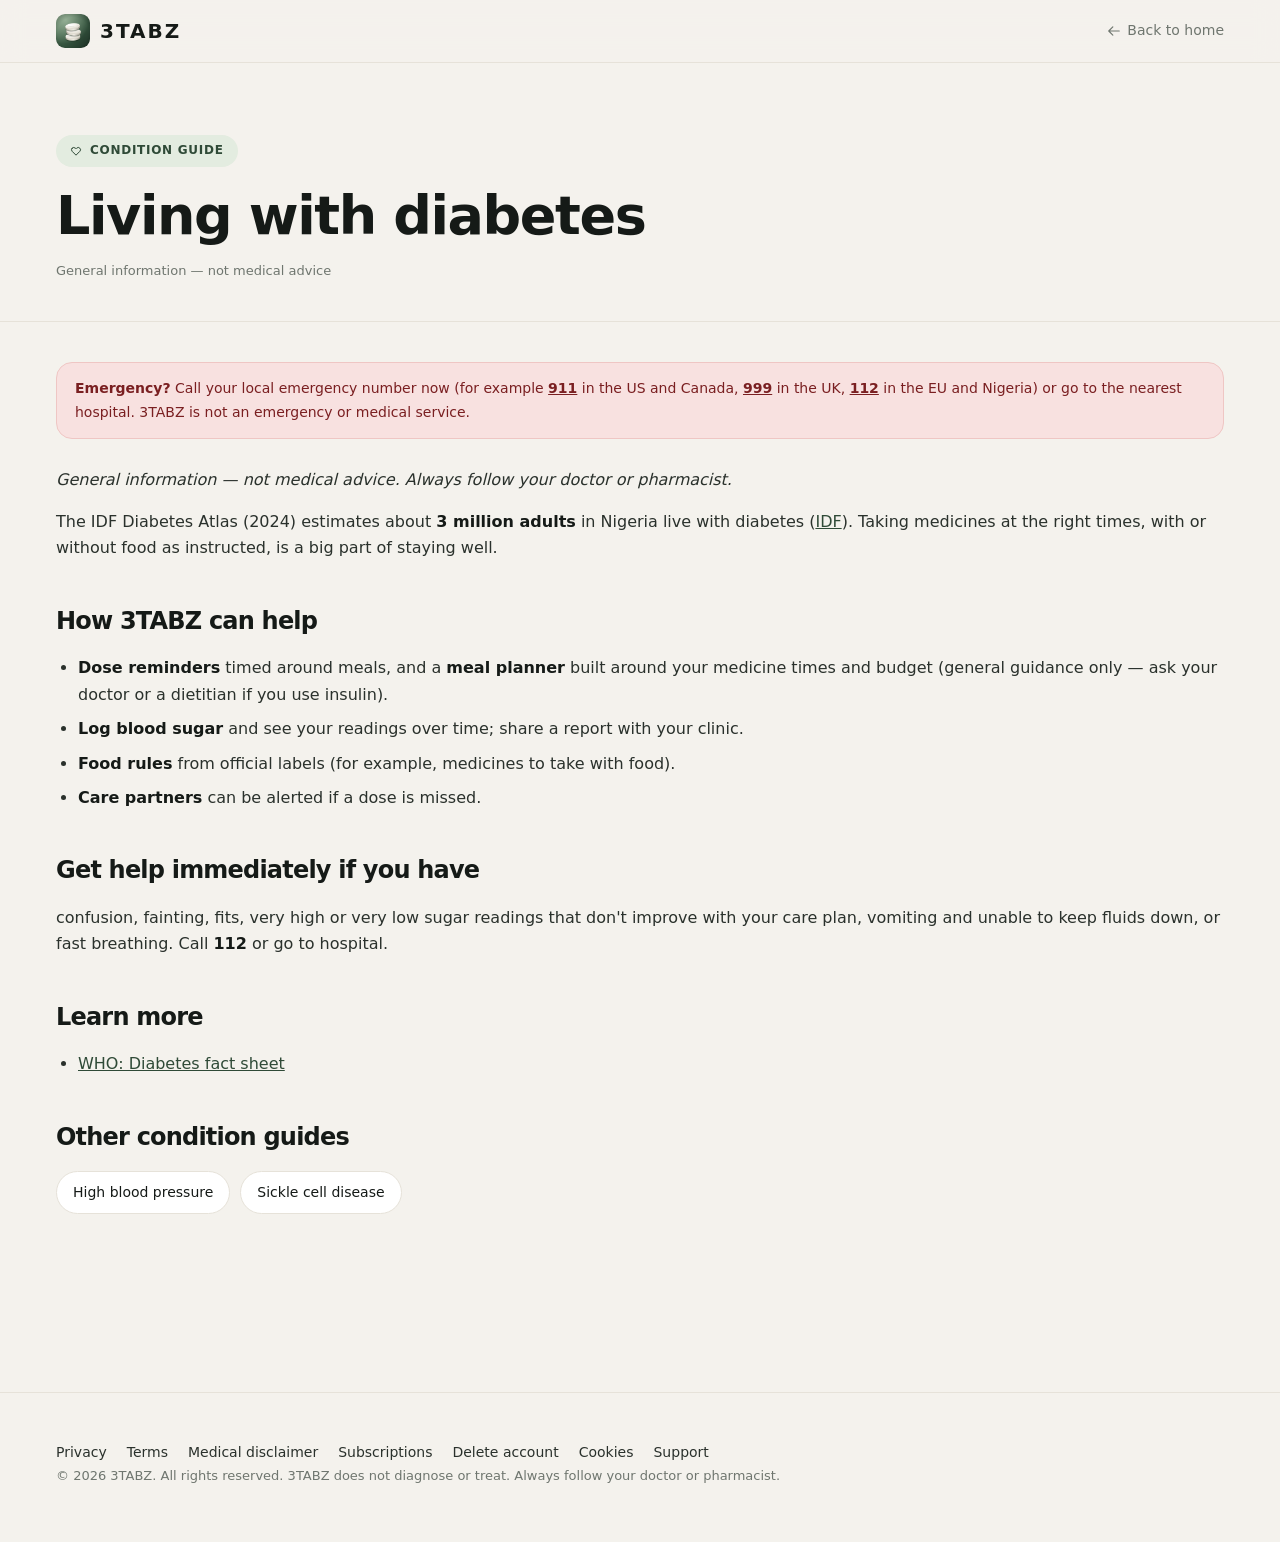
<file: conditions/diabetes.html>
<!DOCTYPE html>
<html lang="en">
<head>
  <meta charset="UTF-8" />
  <meta name="viewport" content="width=device-width, initial-scale=1.0" />
  <title>Diabetes — 3TABZ</title>
  <meta name="description" content="Diabetes — 3TABZ medication reminder" />
  <meta http-equiv="Content-Security-Policy" content="default-src 'self'; style-src 'self' https://fonts.googleapis.com; font-src https://fonts.gstatic.com; img-src 'self' data:; base-uri 'self'" />
  <link rel="preconnect" href="https://fonts.googleapis.com" />
  <link rel="preconnect" href="https://fonts.gstatic.com" crossorigin />
  <link rel="icon" href="/favicon.png" type="image/png" />
  <link rel="apple-touch-icon" href="/apple-touch-icon.png" />
  <link href="https://fonts.googleapis.com/css2?family=Inter:wght@400;500;600&family=Space+Grotesk:wght@500;700&display=swap" rel="stylesheet" />
  <link rel="stylesheet" href="/site.css" />
</head>
<body>
  <nav>
    <div class="container">
      <a href="/" class="nav-logo"><img src="/favicon.png" alt="" width="34" height="34" />3TABZ</a>
      <a href="/" class="nav-back"><svg fill="none" stroke="currentColor" stroke-width="2" viewBox="0 0 24 24"><path stroke-linecap="round" stroke-linejoin="round" d="M10 19l-7-7m0 0l7-7m-7 7h18"/></svg> Back to home</a>
    </div>
  </nav>

  <div class="page-hero">
    <div class="container narrow">
      <div class="page-badge"><svg fill="none" stroke="currentColor" stroke-width="2" viewBox="0 0 24 24"><path stroke-linecap="round" stroke-linejoin="round" d="M4.318 6.318a4.5 4.5 0 000 6.364L12 20.364l7.682-7.682a4.5 4.5 0 00-6.364-6.364L12 7.636l-1.318-1.318a4.5 4.5 0 00-6.364 0z"/></svg>Condition guide</div>
      <h1>Living with diabetes</h1>
      <p class="page-meta">General information — not medical advice</p>
    </div>
  </div>

  <div class="doc-body">
    <div class="container narrow">
<div class="alert"><strong>Emergency?</strong> Call your local emergency number now (for example <a href="tel:911">911</a> in the US and Canada, <a href="tel:999">999</a> in the UK, <a href="tel:112">112</a> in the EU and Nigeria) or go to the nearest hospital. 3TABZ is not an emergency or medical service.</div>
<p><em>General information — not medical advice. Always follow your doctor or pharmacist.</em></p>
<p>The IDF Diabetes Atlas (2024) estimates about <strong>3 million adults</strong> in Nigeria live with diabetes (<a href="https://diabetesatlas.org/data-by-location/country/nigeria/">IDF</a>). Taking medicines at the right times, with or without food as instructed, is a big part of staying well.</p>
<h2>How 3TABZ can help</h2>
<ul>
<li><strong>Dose reminders</strong> timed around meals, and a <strong>meal planner</strong> built around your medicine times and budget (general guidance only — ask your doctor or a dietitian if you use insulin).</li>
<li><strong>Log blood sugar</strong> and see your readings over time; share a report with your clinic.</li>
<li><strong>Food rules</strong> from official labels (for example, medicines to take with food).</li>
<li><strong>Care partners</strong> can be alerted if a dose is missed.</li>
</ul>
<h2>Get help immediately if you have</h2>
<p>confusion, fainting, fits, very high or very low sugar readings that don't improve with your care plan, vomiting and unable to keep fluids down, or fast breathing. Call <strong>112</strong> or go to hospital.</p>
<h2>Learn more</h2>
<ul>
<li><a href="https://www.who.int/news-room/fact-sheets/detail/diabetes">WHO: Diabetes fact sheet</a></li>
</ul>
<h2>Other condition guides</h2>
<div class="cond-links"><a href="/conditions/hypertension">High blood pressure</a><a href="/conditions/sickle-cell">Sickle cell disease</a></div>
    </div>
  </div>

  <footer>
    <div class="container">
      <div class="footer-legal">
        <a href="/privacy">Privacy</a>
        <a href="/terms">Terms</a>
        <a href="/medical-disclaimer">Medical disclaimer</a>
        <a href="/subscription-terms">Subscriptions</a>
        <a href="/delete-account">Delete account</a>
        <a href="/cookies">Cookies</a>
        <a href="/support">Support</a>
      </div>
      <div class="footer-copy">© 2026 3TABZ. All rights reserved. 3TABZ does not diagnose or treat. Always follow your doctor or pharmacist.</div>
    </div>
  </footer>
</body>
</html>
</file>
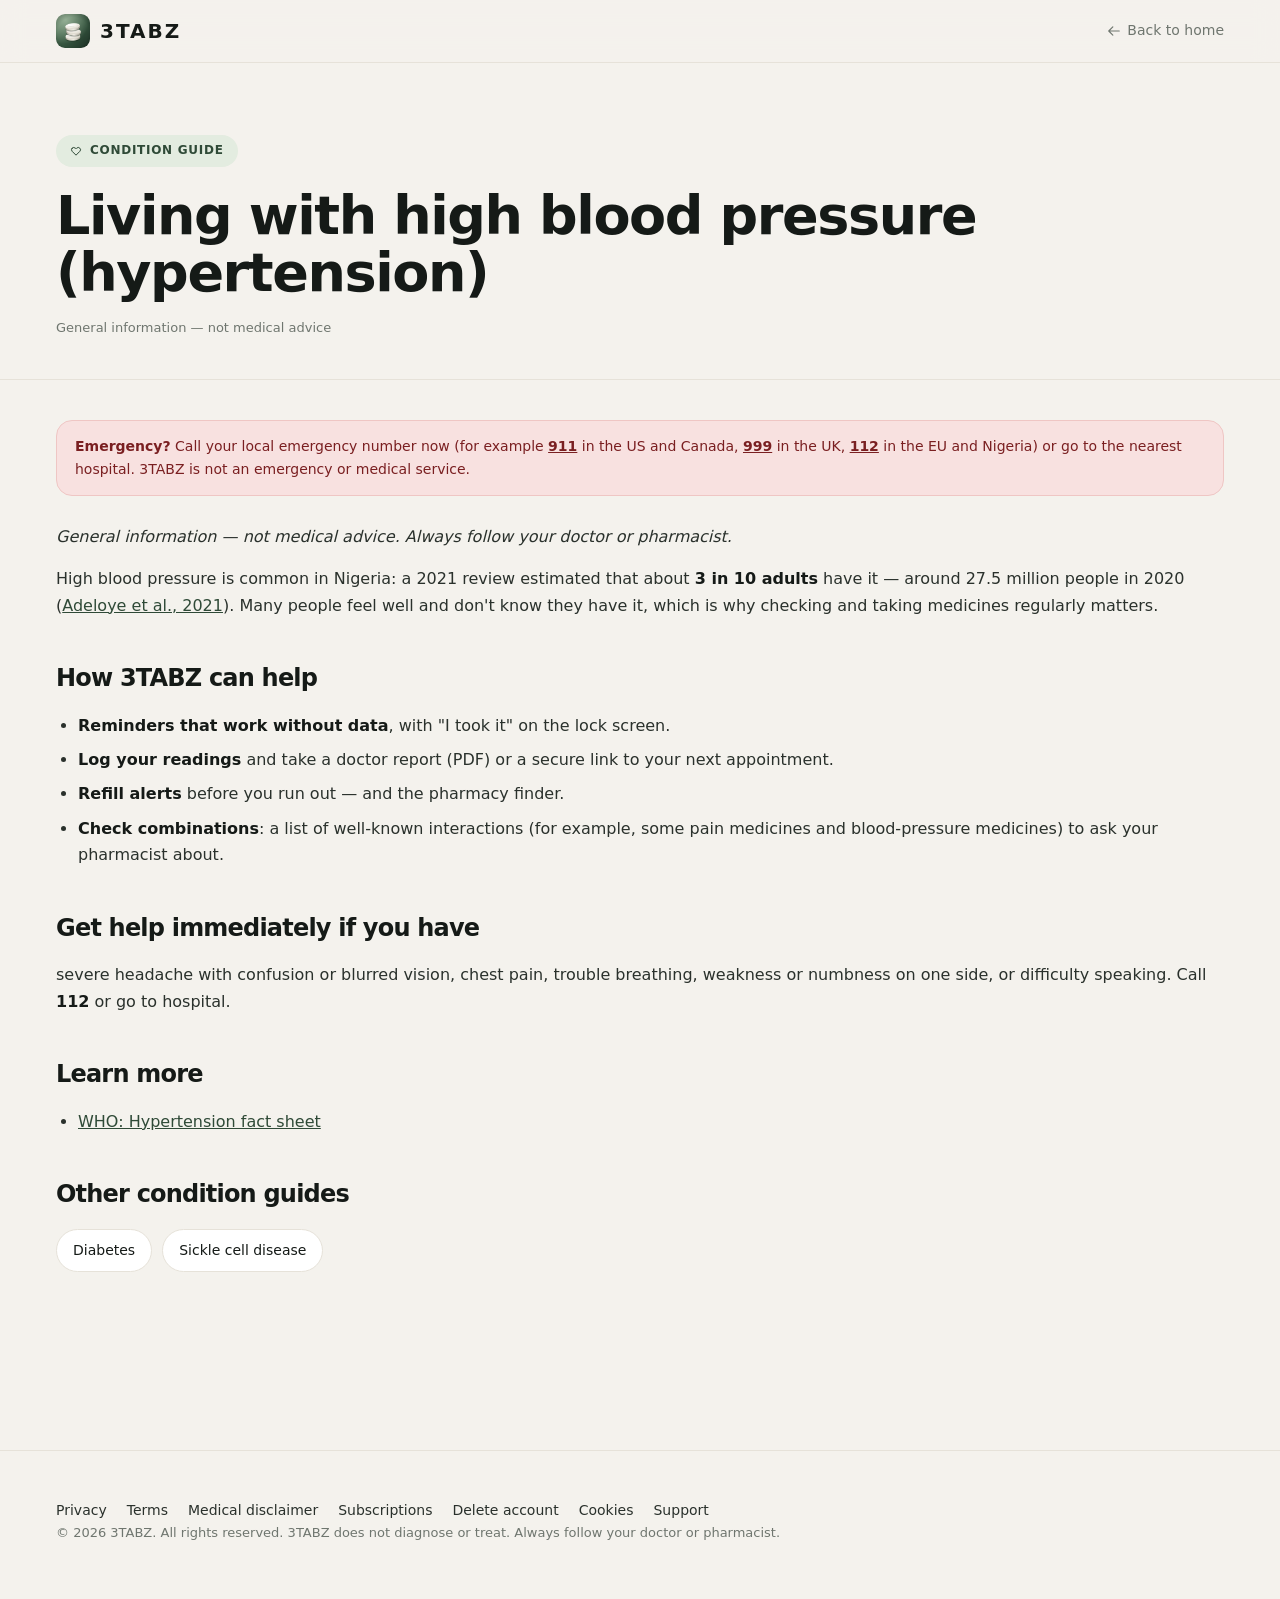
<file: conditions/hypertension.html>
<!DOCTYPE html>
<html lang="en">
<head>
  <meta charset="UTF-8" />
  <meta name="viewport" content="width=device-width, initial-scale=1.0" />
  <title>High blood pressure — 3TABZ</title>
  <meta name="description" content="High blood pressure — 3TABZ medication reminder" />
  <meta http-equiv="Content-Security-Policy" content="default-src 'self'; style-src 'self' https://fonts.googleapis.com; font-src https://fonts.gstatic.com; img-src 'self' data:; base-uri 'self'" />
  <link rel="preconnect" href="https://fonts.googleapis.com" />
  <link rel="preconnect" href="https://fonts.gstatic.com" crossorigin />
  <link rel="icon" href="/favicon.png" type="image/png" />
  <link rel="apple-touch-icon" href="/apple-touch-icon.png" />
  <link href="https://fonts.googleapis.com/css2?family=Inter:wght@400;500;600&family=Space+Grotesk:wght@500;700&display=swap" rel="stylesheet" />
  <link rel="stylesheet" href="/site.css" />
</head>
<body>
  <nav>
    <div class="container">
      <a href="/" class="nav-logo"><img src="/favicon.png" alt="" width="34" height="34" />3TABZ</a>
      <a href="/" class="nav-back"><svg fill="none" stroke="currentColor" stroke-width="2" viewBox="0 0 24 24"><path stroke-linecap="round" stroke-linejoin="round" d="M10 19l-7-7m0 0l7-7m-7 7h18"/></svg> Back to home</a>
    </div>
  </nav>

  <div class="page-hero">
    <div class="container narrow">
      <div class="page-badge"><svg fill="none" stroke="currentColor" stroke-width="2" viewBox="0 0 24 24"><path stroke-linecap="round" stroke-linejoin="round" d="M4.318 6.318a4.5 4.5 0 000 6.364L12 20.364l7.682-7.682a4.5 4.5 0 00-6.364-6.364L12 7.636l-1.318-1.318a4.5 4.5 0 00-6.364 0z"/></svg>Condition guide</div>
      <h1>Living with high blood pressure (hypertension)</h1>
      <p class="page-meta">General information — not medical advice</p>
    </div>
  </div>

  <div class="doc-body">
    <div class="container narrow">
<div class="alert"><strong>Emergency?</strong> Call your local emergency number now (for example <a href="tel:911">911</a> in the US and Canada, <a href="tel:999">999</a> in the UK, <a href="tel:112">112</a> in the EU and Nigeria) or go to the nearest hospital. 3TABZ is not an emergency or medical service.</div>
<p><em>General information — not medical advice. Always follow your doctor or pharmacist.</em></p>
<p>High blood pressure is common in Nigeria: a 2021 review estimated that about <strong>3 in 10 adults</strong> have it — around 27.5 million people in 2020 (<a href="https://knowledge.lancashire.ac.uk/id/eprint/36955/">Adeloye et al., 2021</a>). Many people feel well and don't know they have it, which is why checking and taking medicines regularly matters.</p>
<h2>How 3TABZ can help</h2>
<ul>
<li><strong>Reminders that work without data</strong>, with "I took it" on the lock screen.</li>
<li><strong>Log your readings</strong> and take a doctor report (PDF) or a secure link to your next appointment.</li>
<li><strong>Refill alerts</strong> before you run out — and the pharmacy finder.</li>
<li><strong>Check combinations</strong>: a list of well-known interactions (for example, some pain medicines and blood-pressure medicines) to ask your pharmacist about.</li>
</ul>
<h2>Get help immediately if you have</h2>
<p>severe headache with confusion or blurred vision, chest pain, trouble breathing, weakness or numbness on one side, or difficulty speaking. Call <strong>112</strong> or go to hospital.</p>
<h2>Learn more</h2>
<ul>
<li><a href="https://www.who.int/news-room/fact-sheets/detail/hypertension">WHO: Hypertension fact sheet</a></li>
</ul>
<h2>Other condition guides</h2>
<div class="cond-links"><a href="/conditions/diabetes">Diabetes</a><a href="/conditions/sickle-cell">Sickle cell disease</a></div>
    </div>
  </div>

  <footer>
    <div class="container">
      <div class="footer-legal">
        <a href="/privacy">Privacy</a>
        <a href="/terms">Terms</a>
        <a href="/medical-disclaimer">Medical disclaimer</a>
        <a href="/subscription-terms">Subscriptions</a>
        <a href="/delete-account">Delete account</a>
        <a href="/cookies">Cookies</a>
        <a href="/support">Support</a>
      </div>
      <div class="footer-copy">© 2026 3TABZ. All rights reserved. 3TABZ does not diagnose or treat. Always follow your doctor or pharmacist.</div>
    </div>
  </footer>
</body>
</html>
</file>
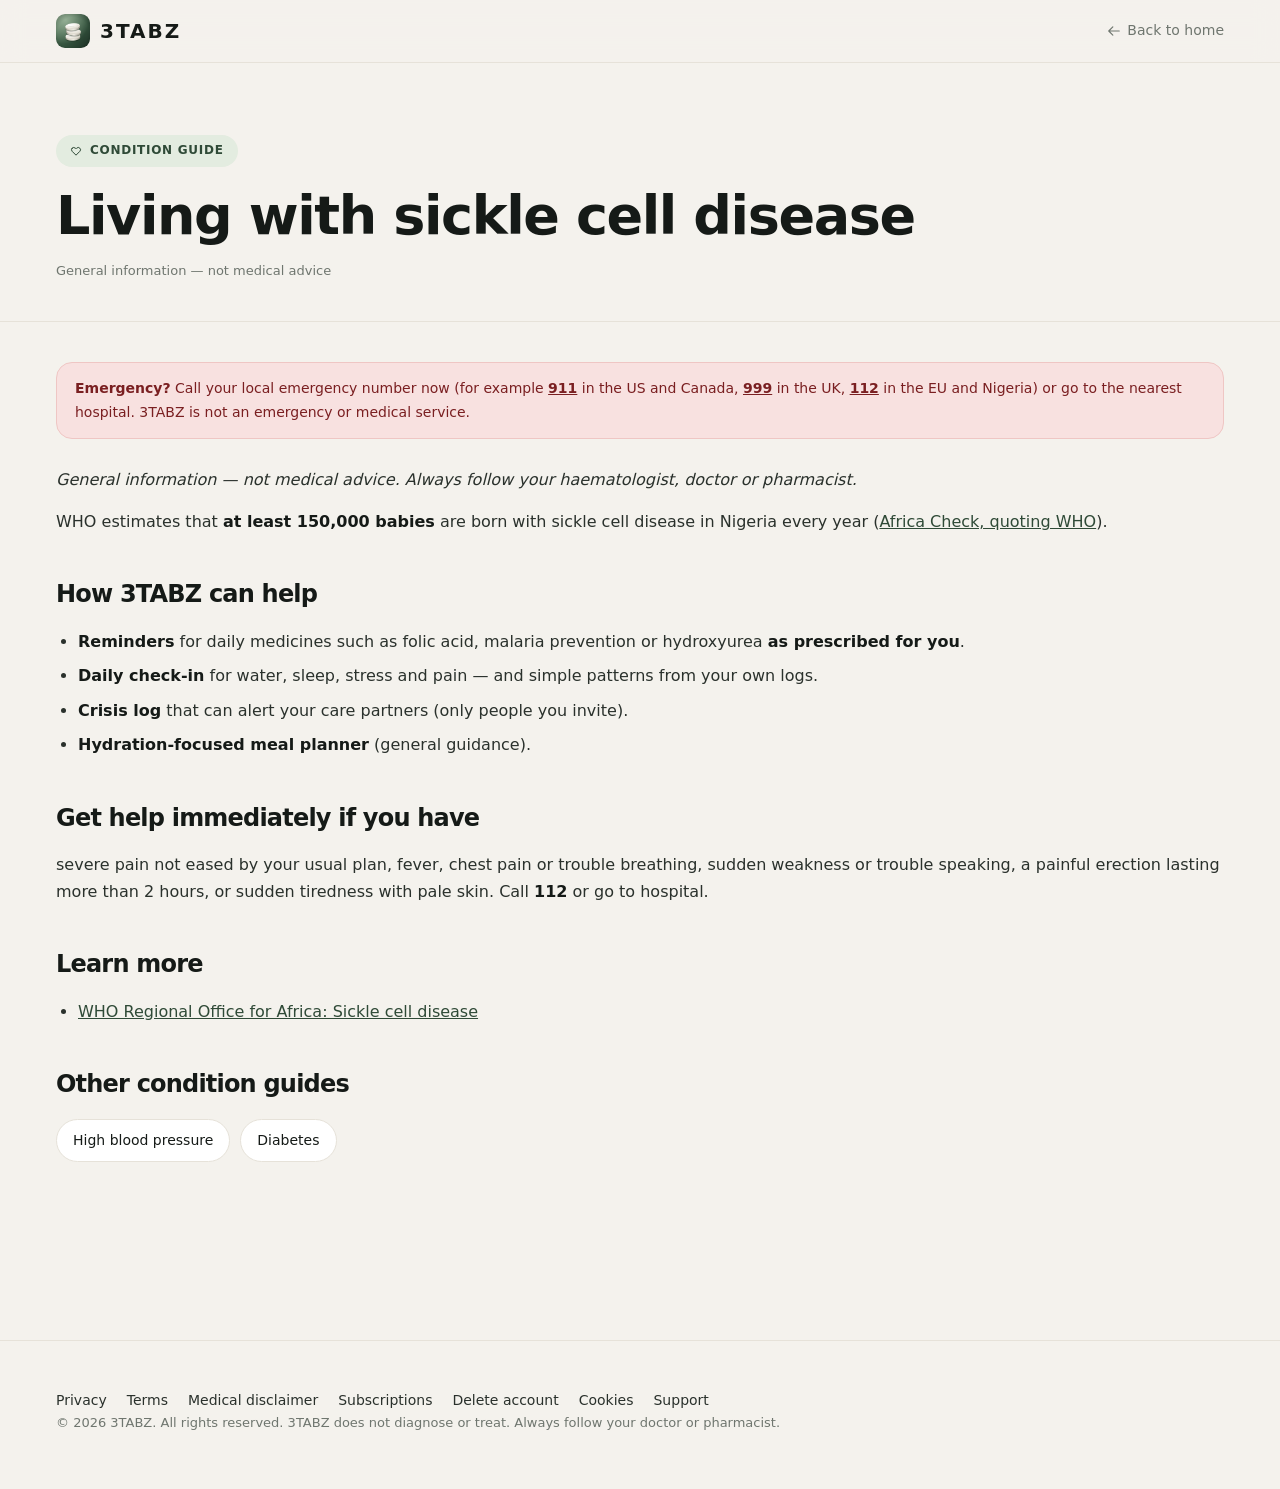
<file: conditions/sickle-cell.html>
<!DOCTYPE html>
<html lang="en">
<head>
  <meta charset="UTF-8" />
  <meta name="viewport" content="width=device-width, initial-scale=1.0" />
  <title>Sickle cell disease — 3TABZ</title>
  <meta name="description" content="Sickle cell disease — 3TABZ medication reminder" />
  <meta http-equiv="Content-Security-Policy" content="default-src 'self'; style-src 'self' https://fonts.googleapis.com; font-src https://fonts.gstatic.com; img-src 'self' data:; base-uri 'self'" />
  <link rel="preconnect" href="https://fonts.googleapis.com" />
  <link rel="preconnect" href="https://fonts.gstatic.com" crossorigin />
  <link rel="icon" href="/favicon.png" type="image/png" />
  <link rel="apple-touch-icon" href="/apple-touch-icon.png" />
  <link href="https://fonts.googleapis.com/css2?family=Inter:wght@400;500;600&family=Space+Grotesk:wght@500;700&display=swap" rel="stylesheet" />
  <link rel="stylesheet" href="/site.css" />
</head>
<body>
  <nav>
    <div class="container">
      <a href="/" class="nav-logo"><img src="/favicon.png" alt="" width="34" height="34" />3TABZ</a>
      <a href="/" class="nav-back"><svg fill="none" stroke="currentColor" stroke-width="2" viewBox="0 0 24 24"><path stroke-linecap="round" stroke-linejoin="round" d="M10 19l-7-7m0 0l7-7m-7 7h18"/></svg> Back to home</a>
    </div>
  </nav>

  <div class="page-hero">
    <div class="container narrow">
      <div class="page-badge"><svg fill="none" stroke="currentColor" stroke-width="2" viewBox="0 0 24 24"><path stroke-linecap="round" stroke-linejoin="round" d="M4.318 6.318a4.5 4.5 0 000 6.364L12 20.364l7.682-7.682a4.5 4.5 0 00-6.364-6.364L12 7.636l-1.318-1.318a4.5 4.5 0 00-6.364 0z"/></svg>Condition guide</div>
      <h1>Living with sickle cell disease</h1>
      <p class="page-meta">General information — not medical advice</p>
    </div>
  </div>

  <div class="doc-body">
    <div class="container narrow">
<div class="alert"><strong>Emergency?</strong> Call your local emergency number now (for example <a href="tel:911">911</a> in the US and Canada, <a href="tel:999">999</a> in the UK, <a href="tel:112">112</a> in the EU and Nigeria) or go to the nearest hospital. 3TABZ is not an emergency or medical service.</div>
<p><em>General information — not medical advice. Always follow your haematologist, doctor or pharmacist.</em></p>
<p>WHO estimates that <strong>at least 150,000 babies</strong> are born with sickle cell disease in Nigeria every year (<a href="https://africacheck.org/reports/weighing-nigerias-sickle-cell-burden-is-it-the-worlds-highest/">Africa Check, quoting WHO</a>).</p>
<h2>How 3TABZ can help</h2>
<ul>
<li><strong>Reminders</strong> for daily medicines such as folic acid, malaria prevention or hydroxyurea <strong>as prescribed for you</strong>.</li>
<li><strong>Daily check-in</strong> for water, sleep, stress and pain — and simple patterns from your own logs.</li>
<li><strong>Crisis log</strong> that can alert your care partners (only people you invite).</li>
<li><strong>Hydration-focused meal planner</strong> (general guidance).</li>
</ul>
<h2>Get help immediately if you have</h2>
<p>severe pain not eased by your usual plan, fever, chest pain or trouble breathing, sudden weakness or trouble speaking, a painful erection lasting more than 2 hours, or sudden tiredness with pale skin. Call <strong>112</strong> or go to hospital.</p>
<h2>Learn more</h2>
<ul>
<li><a href="https://www.afro.who.int/health-topics/sickle-cell-disease">WHO Regional Office for Africa: Sickle cell disease</a></li>
</ul>
<h2>Other condition guides</h2>
<div class="cond-links"><a href="/conditions/hypertension">High blood pressure</a><a href="/conditions/diabetes">Diabetes</a></div>
    </div>
  </div>

  <footer>
    <div class="container">
      <div class="footer-legal">
        <a href="/privacy">Privacy</a>
        <a href="/terms">Terms</a>
        <a href="/medical-disclaimer">Medical disclaimer</a>
        <a href="/subscription-terms">Subscriptions</a>
        <a href="/delete-account">Delete account</a>
        <a href="/cookies">Cookies</a>
        <a href="/support">Support</a>
      </div>
      <div class="footer-copy">© 2026 3TABZ. All rights reserved. 3TABZ does not diagnose or treat. Always follow your doctor or pharmacist.</div>
    </div>
  </footer>
</body>
</html>
</file>
<file: site.css>
*, *::before, *::after { box-sizing: border-box; margin: 0; padding: 0; }
:root {
  --ink: #151A17; --ink-soft: #2A312C; --paper: #F4F2ED; --paper-deep: #ECE8E0; --card: #FFFFFF;
  --line: #E6E2D9; --muted: #6F766F; --faint: #9EA49D;
  --sage: #5B7A61; --sage-deep: #2F4A37; --sage-dark: #1F3326; --sage-tint: #E3ECE0; --sage-mist: #F0F5EE;
  --apricot: #F1B77E; --apricot-tint: #FBEBDD; --rose: #B4383A; --rose-tint: #F8E1E0;
  --font-display: 'Space Grotesk', system-ui, sans-serif;
  --font-body: 'Inter', system-ui, -apple-system, "Segoe UI", Roboto, Arial, sans-serif;
  --shadow: 0 10px 30px rgba(43,42,36,0.08);
  --radius: 24px;
  --black: var(--ink); --white: var(--paper); --accent: var(--sage);
  --gray-100: var(--paper-deep); --gray-200: var(--line); --gray-400: var(--muted); --gray-600: var(--ink-soft);
}
html { scroll-behavior: smooth; -webkit-text-size-adjust: 100%; }
body { background: var(--paper); color: var(--ink); font-family: var(--font-body); font-weight: 400; line-height: 1.65; overflow-x: hidden; }
a { color: var(--sage-deep); }
img { max-width: 100%; display: block; }
.container { width: 95%; max-width: none; margin: 0 auto; padding: 0 24px; position: relative; }
.narrow { max-width: none; padding-left: clamp(16px, 2vw, 24px); padding-right: clamp(16px, 2vw, 24px); margin-left: auto; margin-right: auto; }

nav { position: sticky; top: 0; z-index: 100; padding: 14px 0; background: rgba(244,242,237,0.86); backdrop-filter: blur(12px); -webkit-backdrop-filter: blur(12px); border-bottom: 1px solid var(--line); }
nav .container { display: flex; align-items: center; justify-content: space-between; gap: 16px; }
.nav-logo { display: inline-flex; align-items: center; gap: 10px; font-family: var(--font-display); font-weight: 700; font-size: 20px; letter-spacing: 2px; color: var(--ink); text-decoration: none; }
.nav-logo img { width: 34px; height: 34px; border-radius: 9px; }
.nav-logo span { color: var(--sage); }
.nav-back { font-size: 14px; color: var(--muted); text-decoration: none; display: flex; align-items: center; gap: 6px; }
.nav-back:hover { color: var(--ink); }
.nav-back svg { width: 14px; height: 14px; }

.page-hero { padding: 72px 0 40px; margin-bottom: 40px; border-bottom: 1px solid var(--line); }
.page-badge { display: inline-flex; align-items: center; gap: 8px; background: var(--sage-tint); color: var(--sage-deep); padding: 6px 14px; border-radius: 999px; font-size: 12px; font-weight: 600; letter-spacing: .06em; text-transform: uppercase; margin-bottom: 20px; }
.page-badge svg { width: 12px; height: 12px; }
h1 { font-family: var(--font-display); font-weight: 700; font-size: clamp(32px, 6vw, 54px); line-height: 1.06; letter-spacing: -1.4px; margin-bottom: 16px; color: var(--ink); }
h2 { font-family: var(--font-display); font-weight: 700; letter-spacing: -0.8px; color: var(--ink); }
.page-meta { font-size: 13px; color: var(--muted); }

.doc-body { padding-bottom: 90px; }
.doc-body p, .doc-body li { color: var(--ink-soft); font-size: 16px; }
.doc-body p { margin-bottom: 16px; }
.doc-body strong { color: var(--ink); font-weight: 600; }
.doc-body ul, .doc-body ol { padding-left: 22px; margin-bottom: 16px; }
.doc-body li { margin-bottom: 8px; }
.doc-body code { background: var(--paper-deep); padding: 1px 6px; border-radius: 6px; font-size: 14px; }
.doc-body hr { border: 0; border-top: 1px solid var(--line); margin: 28px 0; }
.doc-body h2 { font-size: 24px; margin: 40px 0 14px; }
.doc-body h3 { font-family: var(--font-display); font-size: 18px; margin: 28px 0 10px; }
.doc-body table { width: 100%; border-collapse: collapse; margin: 12px 0 24px; font-size: 15px; background: var(--card); border-radius: 16px; overflow: hidden; box-shadow: var(--shadow); }
.doc-body th, .doc-body td { text-align: left; padding: 12px 14px; border-bottom: 1px solid var(--paper-deep); vertical-align: top; }
.doc-body th { font-weight: 600; background: var(--sage-mist); }

.card { background: var(--card); border-radius: var(--radius); box-shadow: var(--shadow); padding: 24px; }
.note { background: var(--sage-mist); border: 1px solid var(--sage-tint); border-radius: 18px; padding: 16px 18px; color: var(--ink-soft); font-size: 15px; }
.note.warn { background: var(--apricot-tint); border-color: #F1D3B6; }
.note.danger { background: var(--rose-tint); border-color: #EFC6C4; }

.btn { display: inline-flex; align-items: center; justify-content: center; gap: 10px; height: 52px; padding: 0 24px; border-radius: 999px; font-family: var(--font-display); font-weight: 700; font-size: 15px; text-decoration: none; border: 0; cursor: pointer; transition: transform .15s ease, box-shadow .15s ease, background .15s ease; }
.btn:active { transform: scale(.98); }
.btn-primary { background: var(--ink); color: #fff; }
.btn-primary:hover { background: #000; }
.btn-ghost { background: var(--card); color: var(--ink); border: 1.5px solid var(--line); }
.btn-ghost:hover { border-color: var(--ink); }
.btn-sage { background: var(--sage); color: #fff; }
.btn[disabled] { opacity: .5; cursor: not-allowed; }

input[type=email], input[type=text], input[inputmode=numeric] { width: 100%; height: 54px; border-radius: 16px; border: 1.5px solid var(--line); background: #fff; padding: 0 18px; font-size: 16px; font-family: var(--font-body); color: var(--ink); outline: none; }
input:focus { border-color: var(--sage); box-shadow: 0 0 0 4px rgba(91,122,97,0.15); }
label { display: block; font-size: 13px; font-weight: 600; color: var(--ink-soft); margin-bottom: 8px; }

footer { border-top: 1px solid var(--line); padding: 48px 0 56px; margin-top: 64px; color: var(--muted); font-size: 14px; }
.footer-links { display: flex; flex-wrap: wrap; gap: 18px; margin: 14px 0; }
.footer-links a { color: var(--ink-soft); text-decoration: none; }
.footer-links a:hover { color: var(--ink); text-decoration: underline; }
.footer-legal { font-size: 13px; color: var(--muted); max-width: 760px; }

@media (max-width: 640px) {
  .page-hero { padding: 48px 0 28px; }
  .doc-body p, .doc-body li { font-size: 15px; }
}

[hidden] { display: none !important; }
.alert { background: var(--rose-tint); border: 1px solid #EFC6C4; color: #7A1F21; border-radius: 16px; padding: 14px 18px; font-size: 14px; margin: 0 auto 28px; }
.alert a { color: #7A1F21; font-weight: 600; }
.alert strong { color: #7A1F21; }

.toc { background: var(--card); border-radius: 20px; box-shadow: var(--shadow); padding: 22px 26px; margin: 28px 0 44px; }
.toc-title { font-family: var(--font-display); font-weight: 700; font-size: 12px; letter-spacing: .12em; text-transform: uppercase; color: var(--muted); margin-bottom: 12px; }
.toc ol { padding-left: 18px; margin: 0; }
.toc li { margin-bottom: 6px; }
.toc a { color: var(--ink-soft); text-decoration: none; font-size: 15px; }
.toc a:hover { color: var(--sage-deep); text-decoration: underline; }
.doc-section { margin-bottom: 44px; scroll-margin-top: 90px; }
.doc-section h2 { font-size: 22px; margin: 0 0 16px; padding-bottom: 10px; border-bottom: 1px solid var(--line); }
.section-num { color: var(--sage); margin-right: 8px; font-size: 15px; }
.table-wrap { overflow-x: auto; margin: 20px 0; }
.data-table { width: 100%; border-collapse: collapse; font-size: 14px; min-width: 520px; background: var(--card); border-radius: 16px; overflow: hidden; box-shadow: var(--shadow); }
.data-table th { text-align: left; padding: 10px 16px; background: var(--sage-mist); color: var(--ink-soft); font-weight: 600; font-size: 12px; letter-spacing: .06em; text-transform: uppercase; }
.data-table td { padding: 12px 16px; color: var(--ink-soft); border-top: 1px solid var(--paper-deep); vertical-align: top; }
.draft-note { background: var(--apricot-tint); border: 1px solid #F1D3B6; border-radius: 16px; padding: 16px 20px; margin: 0 0 28px; }
.draft-note p { margin: 0; color: var(--ink-soft); font-size: 14px; }
.contact-cta { background: var(--card); border-radius: 24px; box-shadow: var(--shadow); padding: 32px; text-align: center; margin: 48px 0 0; }
.contact-cta h3 { font-family: var(--font-display); font-weight: 700; font-size: 20px; margin-bottom: 10px; }
.contact-cta p { margin-bottom: 18px; }
.contact-cta a.btn { background: var(--ink); color: #fff; }
.cond-links { display: flex; flex-wrap: wrap; gap: 10px; margin: 8px 0 24px; }
.cond-links a { background: var(--card); border: 1.5px solid var(--line); border-radius: 999px; padding: 9px 16px; text-decoration: none; color: var(--ink); font-size: 14px; }
.cond-links a:hover { border-color: var(--ink); }
form label { margin: 18px 0 6px; }
form input { width: 100%; height: 52px; padding: 0 16px; font-size: 16px; font-family: inherit; border: 1.5px solid var(--line); border-radius: 14px; background: #fff; color: var(--ink); }
form input:focus { outline: none; border-color: var(--sage); }
form button { margin-top: 18px; width: 100%; height: 52px; font-size: 15px; font-weight: 700; font-family: var(--font-display); border: 0; border-radius: 999px; background: var(--ink); color: #fff; cursor: pointer; }
form button[disabled] { opacity: .5; cursor: not-allowed; }
.msg { margin-top: 14px; font-size: 14px; color: var(--muted); }
.footer-copy { font-size: 13px; color: var(--muted); }
div.footer-legal { display: flex; flex-wrap: wrap; gap: 8px 20px; max-width: none; }
.footer-legal a { color: var(--ink-soft); text-decoration: none; font-size: 14px; }
.footer-legal a:hover { color: var(--ink); text-decoration: underline; }
</file>
